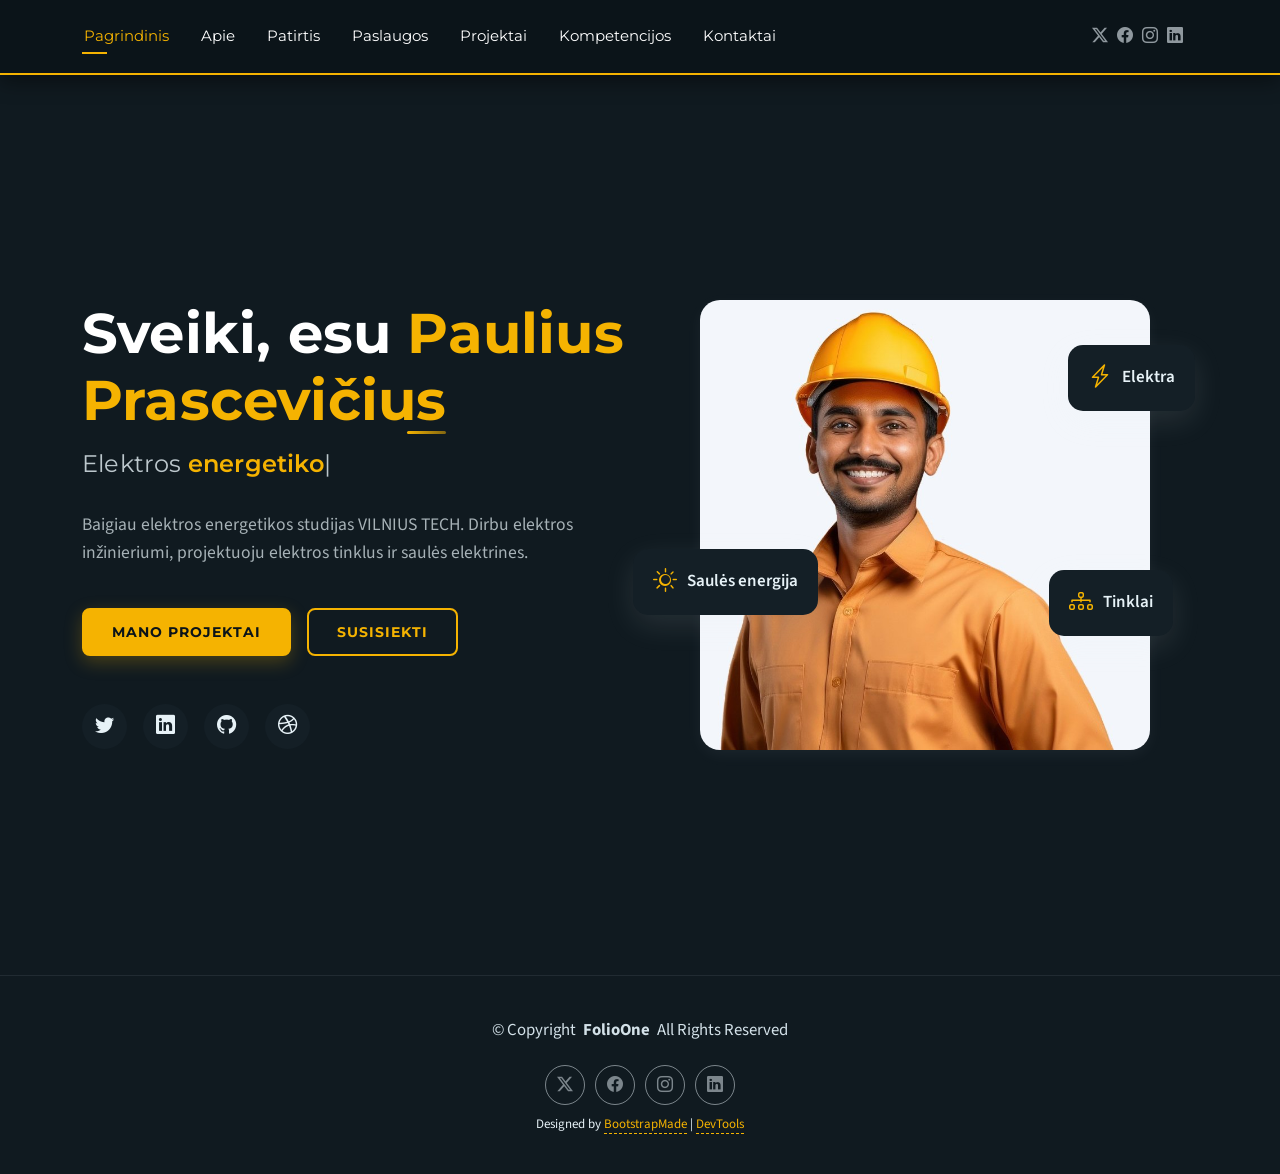
<file: index.html>
<!DOCTYPE html>
<html lang="lt">

<head>
  <meta charset="UTF-8">
  <meta content="width=device-width, initial-scale=1.0" name="viewport">
  <title>Mano CV</title>
  <meta name="author" content="Paulius Prascevičius">
  <meta name="description" content="Paulius Prascevičius CV puslapis">
  <meta name="keywords" content="">

  <!-- Favicons -->
  <link href="assets/img/favicon.png?v=2" rel="icon">
  <link href="assets/img/apple-touch-icon.png?v=2" rel="apple-touch-icon">

  <!-- Fonts -->
  <link href="https://fonts.googleapis.com" rel="preconnect">
  <link href="https://fonts.gstatic.com" rel="preconnect" crossorigin>
  <link href="https://fonts.googleapis.com/css2?family=Roboto:ital,wght@0,100;0,300;0,400;0,500;0,700;0,900;1,100;1,300;1,400;1,500;1,700;1,900&family=Poppins:ital,wght@0,100;0,200;0,300;0,400;0,500;0,600;0,700;0,800;0,900;1,100;1,200;1,300;1,400;1,500;1,600;1,700;1,800;1,900&family=Raleway:ital,wght@0,100;0,200;0,300;0,400;0,500;0,600;0,700;0,800;0,900;1,100;1,200;1,300;1,400;1,500;1,600;1,700;1,800;1,900&display=swap" rel="stylesheet">

  <!-- Vendor CSS Files -->
  <link href="assets/vendor/bootstrap/css/bootstrap.min.css" rel="stylesheet">
  <link href="assets/vendor/bootstrap-icons/bootstrap-icons.css" rel="stylesheet">
  <link href="assets/vendor/aos/aos.css" rel="stylesheet">
  <link href="assets/vendor/swiper/swiper-bundle.min.css" rel="stylesheet">
  <link href="assets/vendor/glightbox/css/glightbox.min.css" rel="stylesheet">

  <!-- Main CSS File -->
  <link href="assets/css/main.css" rel="stylesheet">
  <link href="assets/css/custom.css" rel="stylesheet">

  <!-- =======================================================
  * Template Name: FolioOne
  * Template URL: https://bootstrapmade.com/folioone-bootstrap-portfolio-website-template/
  * Updated: Aug 23 2025 with Bootstrap v5.3.7
  * Author: BootstrapMade.com
  * License: https://bootstrapmade.com/license/
  ======================================================== -->
</head>

<body class="index-page">

  <header id="header" class="header d-flex align-items-center light-background sticky-top">
    <div class="container position-relative d-flex align-items-center justify-content-between">

      <!-- <a href="index.html" class="logo d-flex align-items-center me-auto me-xl-0">
      <img src="assets/img/logo.webp" alt="Svetainės logotipas">
      <h1 class="sitename">FolioOne</h1> 
    </a> -->

      <nav id="navmenu" class="navmenu">
        <ul>
          <li><a href="index.html" class="active">Pagrindinis</a></li>
          <li><a href="about.html">Apie</a></li>
          <li><a href="resume.html">Patirtis</a></li>
          <li><a href="services.html">Paslaugos</a></li>
          <li><a href="portfolio.html">Projektai</a></li>
          <li><a href="kompetencijos.html">Kompetencijos</a></li>
          <li><a href="contact.html">Kontaktai</a></li>
        </ul>
        <i class="mobile-nav-toggle d-xl-none bi bi-list"></i>
      </nav>

      <div class="header-social-links">
        <a href="#" class="twitter"><i class="bi bi-twitter-x"></i></a>
        <a href="#" class="facebook"><i class="bi bi-facebook"></i></a>
        <a href="#" class="instagram"><i class="bi bi-instagram"></i></a>
        <a href="#" class="linkedin"><i class="bi bi-linkedin"></i></a>
      </div>

    </div>
  </header>

  <main class="main">

    <!-- Hero Section -->
    <section id="hero" class="hero section">

      <div class="container" data-aos="fade-up" data-aos-delay="100">

        <div class="row gy-4 align-items-center">
          <div class="col-lg-6 order-2 order-lg-1">
            <div class="hero-content">
              <h1 data-aos="fade-up" data-aos-delay="200">Sveiki, esu <span class="highlight">Paulius Prascevičius</span></h1>
              <h2 data-aos="fade-up" data-aos-delay="300">Elektros <span class="typed" data-typed-items="energetikos inžinierius, sistemų projektuotojas"></span></h2>
              <p data-aos="fade-up" data-aos-delay="400">Baigiau elektros energetikos studijas VILNIUS TECH. Dirbu elektros inžinieriumi, projektuoju elektros tinklus ir saulės elektrines.</p>
              <div class="hero-actions" data-aos="fade-up" data-aos-delay="500">
                <a href="portfolio.html" class="btn btn-primary">Mano projektai</a>
                <a href="contact.html" class="btn btn-outline">Susisiekti</a>
              </div>
              <div class="social-links" data-aos="fade-up" data-aos-delay="600">
                <a href="#"><i class="bi bi-twitter"></i></a>
                <a href="#"><i class="bi bi-linkedin"></i></a>
                <a href="#"><i class="bi bi-github"></i></a>
                <a href="#"><i class="bi bi-dribbble"></i></a>
              </div>
            </div>
          </div>
          <div class="col-lg-6 order-1 order-lg-2">
            <div class="hero-image" data-aos="zoom-in" data-aos-delay="300">
              <div class="image-wrapper">
                <img src="assets/img/profilio-nuotrauka.jpg" alt="Paulius Prascevičius – elektros energetikos inžinierius su apsauginiu šalmu" width="800" height="800" class="img-fluid">
                <div class="floating-elements">
                  <div class="floating-card design" data-aos="fade-left" data-aos-delay="700">
                    <i class="bi bi-lightning-charge"></i>
                    <span>Elektra</span>
                  </div>
                  <div class="floating-card code" data-aos="fade-right" data-aos-delay="800">
                    <i class="bi bi-sun"></i>
                    <span>Saulės energija</span>
                  </div>
                  <div class="floating-card creativity" data-aos="fade-up" data-aos-delay="900">
                    <i class="bi bi-diagram-3"></i>
                    <span>Tinklai</span>
                  </div>
                </div>
              </div>
            </div>
          </div>
        </div>

      </div>

    </section><!-- /Hero Section -->

  </main>

  <footer id="footer" class="footer">

    <div class="container">
      <div class="copyright text-center ">
        <p>© <span>Copyright</span> <strong class="px-1 sitename">FolioOne</strong> <span>All Rights Reserved<br></span></p>
      </div>
      <div class="social-links d-flex justify-content-center">
        <a href=""><i class="bi bi-twitter-x"></i></a>
        <a href=""><i class="bi bi-facebook"></i></a>
        <a href=""><i class="bi bi-instagram"></i></a>
        <a href=""><i class="bi bi-linkedin"></i></a>
      </div>
      <div class="credits">
        <!-- All the links in the footer should remain intact. -->
        <!-- You can delete the links only if you've purchased the pro version. -->
        <!-- Licensing information: https://bootstrapmade.com/license/ -->
        <!-- Purchase the pro version with working PHP/AJAX contact form: [buy-url] -->
        Designed by <a href="https://bootstrapmade.com/">BootstrapMade</a> | <a href="https://bootstrapmade.com/tools/">DevTools</a>
      </div>
    </div>

  </footer>

  <!-- Scroll Top -->
  <a href="#" id="scroll-top" class="scroll-top d-flex align-items-center justify-content-center"><i class="bi bi-arrow-up-short"></i></a>

  <!-- Preloader -->
  <div id="preloader"></div>

  <!-- Vendor JS Files -->
  <script src="assets/vendor/bootstrap/js/bootstrap.bundle.min.js"></script>
  <script src="assets/vendor/php-email-form/validate.js"></script>
  <script src="assets/vendor/aos/aos.js"></script>
  <script src="assets/vendor/typed.js/typed.umd.js"></script>
  <script src="assets/vendor/waypoints/noframework.waypoints.js"></script>
  <script src="assets/vendor/purecounter/purecounter_vanilla.js"></script>
  <script src="assets/vendor/swiper/swiper-bundle.min.js"></script>
  <script src="assets/vendor/imagesloaded/imagesloaded.pkgd.min.js"></script>
  <script src="assets/vendor/isotope-layout/isotope.pkgd.min.js"></script>
  <script src="assets/vendor/glightbox/js/glightbox.min.js"></script>

  <!-- Main JS File -->
  <script src="assets/js/main.js"></script>

</body>

</html>
</file>
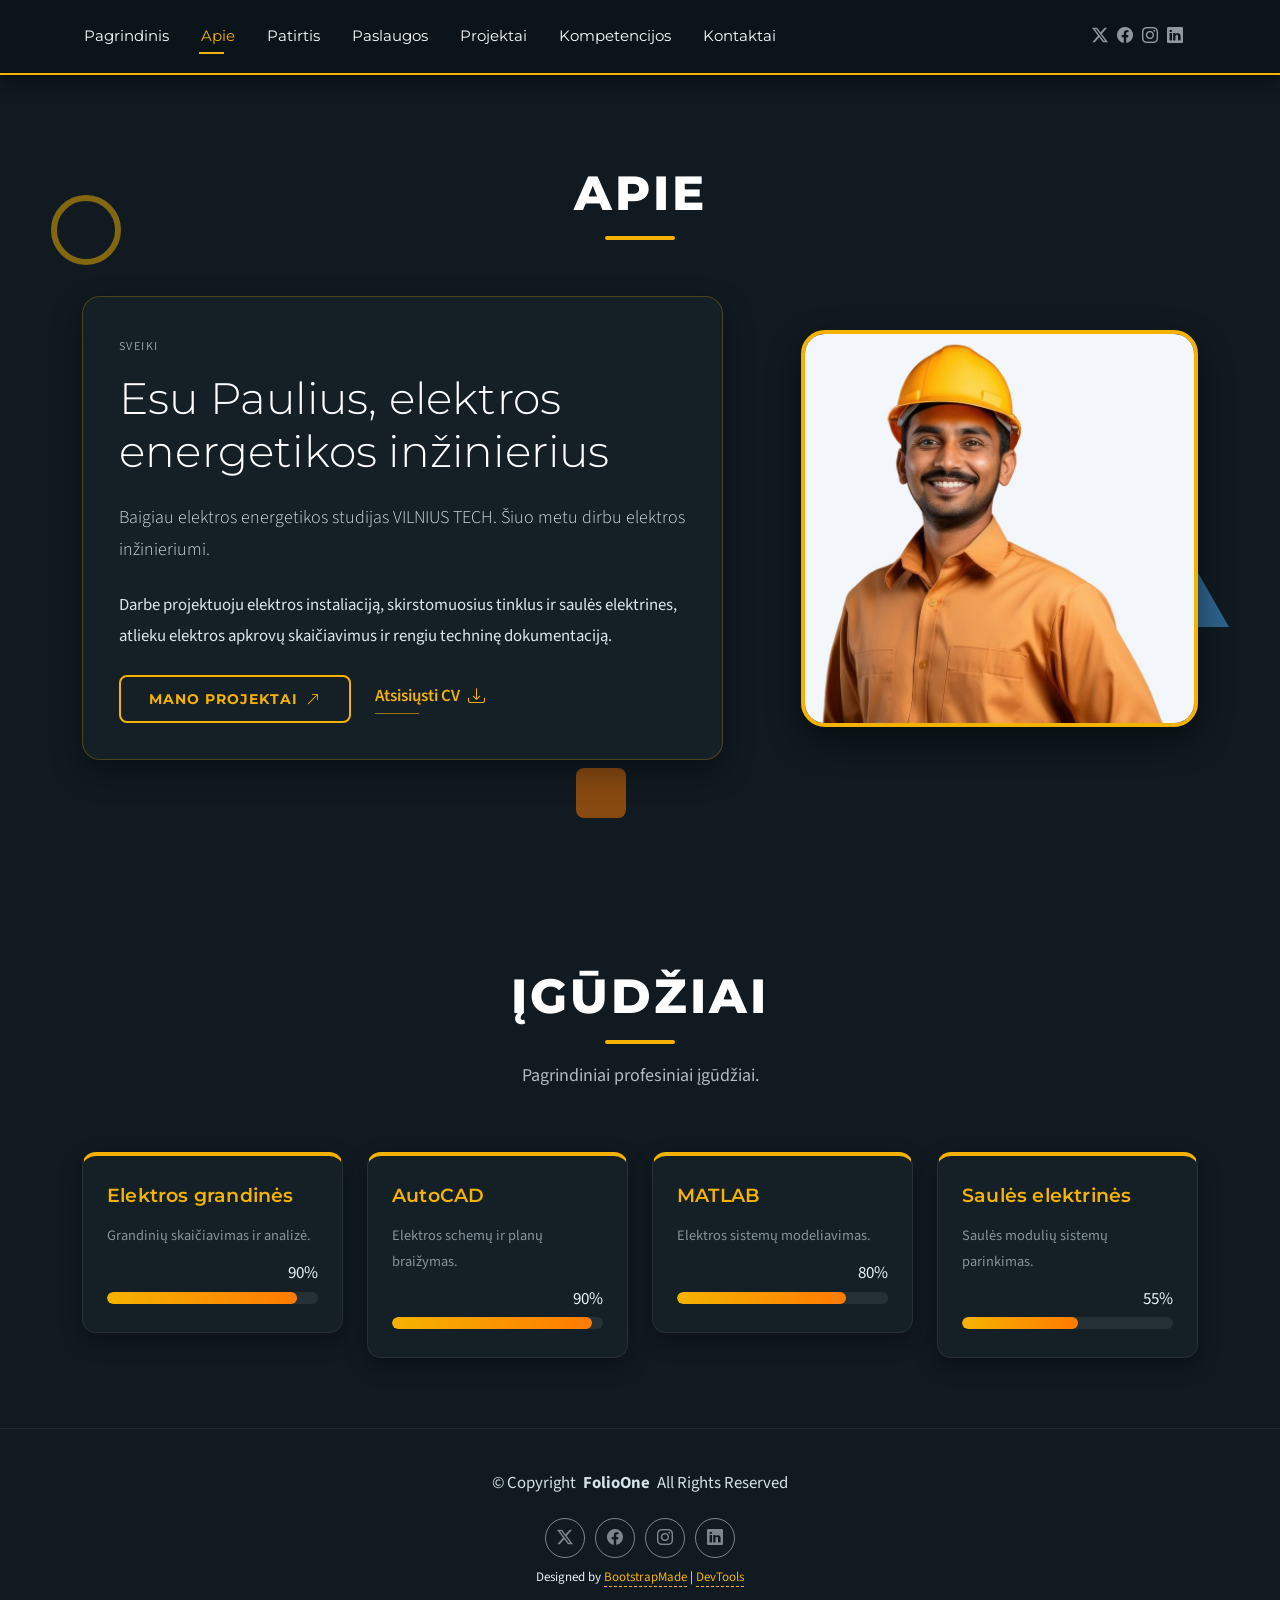
<file: about.html>
<!DOCTYPE html>
<html lang="en">

<head>
  <meta charset="utf-8">
  <meta content="width=device-width, initial-scale=1.0" name="viewport">
  <title>About - FolioOne Bootstrap Template</title>
  <meta name="description" content="">
  <meta name="keywords" content="">

  <!-- Favicons -->
  <link href="assets/img/favicon.png?v=2" rel="icon">
  <link href="assets/img/apple-touch-icon.png?v=2" rel="apple-touch-icon">

  <!-- Fonts -->
  <link href="https://fonts.googleapis.com" rel="preconnect">
  <link href="https://fonts.gstatic.com" rel="preconnect" crossorigin>
  <link href="https://fonts.googleapis.com/css2?family=Roboto:ital,wght@0,100;0,300;0,400;0,500;0,700;0,900;1,100;1,300;1,400;1,500;1,700;1,900&family=Poppins:ital,wght@0,100;0,200;0,300;0,400;0,500;0,600;0,700;0,800;0,900;1,100;1,200;1,300;1,400;1,500;1,600;1,700;1,800;1,900&family=Raleway:ital,wght@0,100;0,200;0,300;0,400;0,500;0,600;0,700;0,800;0,900;1,100;1,200;1,300;1,400;1,500;1,600;1,700;1,800;1,900&display=swap" rel="stylesheet">

  <!-- Vendor CSS Files -->
  <link href="assets/vendor/bootstrap/css/bootstrap.min.css" rel="stylesheet">
  <link href="assets/vendor/bootstrap-icons/bootstrap-icons.css" rel="stylesheet">
  <link href="assets/vendor/aos/aos.css" rel="stylesheet">
  <link href="assets/vendor/swiper/swiper-bundle.min.css" rel="stylesheet">
  <link href="assets/vendor/glightbox/css/glightbox.min.css" rel="stylesheet">

  <!-- Main CSS File -->
  <link href="assets/css/main.css" rel="stylesheet">
  <link href="assets/css/custom.css" rel="stylesheet">

  <!-- =======================================================
  * Template Name: FolioOne
  * Template URL: https://bootstrapmade.com/folioone-bootstrap-portfolio-website-template/
  * Updated: Aug 23 2025 with Bootstrap v5.3.7
  * Author: BootstrapMade.com
  * License: https://bootstrapmade.com/license/
  ======================================================== -->
</head>

<body class="about-page">

  <header id="header" class="header d-flex align-items-center light-background sticky-top">
    <div class="container position-relative d-flex align-items-center justify-content-between">

      <!-- <a href="index.html" class="logo d-flex align-items-center me-auto me-xl-0">
      <img src="assets/img/logo.webp" alt="Svetainės logotipas">
      <h1 class="sitename">FolioOne</h1> 
    </a> -->

      <nav id="navmenu" class="navmenu">
        <ul>
          <li><a href="index.html">Pagrindinis</a></li>
          <li><a href="about.html" class="active">Apie</a></li>
          <li><a href="resume.html">Patirtis</a></li>
          <li><a href="services.html">Paslaugos</a></li>
          <li><a href="portfolio.html">Projektai</a></li>
          <li><a href="kompetencijos.html">Kompetencijos</a></li>
          <li><a href="contact.html">Kontaktai</a></li>
        </ul>
        <i class="mobile-nav-toggle d-xl-none bi bi-list"></i>
      </nav>

      <div class="header-social-links">
        <a href="#" class="twitter"><i class="bi bi-twitter-x"></i></a>
        <a href="#" class="facebook"><i class="bi bi-facebook"></i></a>
        <a href="#" class="instagram"><i class="bi bi-instagram"></i></a>
        <a href="#" class="linkedin"><i class="bi bi-linkedin"></i></a>
      </div>

    </div>
  </header>

  <main class="main">

    <!-- About Section -->
    <section id="about" class="about section">

      <!-- CSS figūros -->
      <div class="about-shapes">
        <span class="shape circle"></span>
        <span class="shape triangle"></span>
        <span class="shape square"></span>
      </div>

      <!-- Section Title -->
      <div class="container section-title" data-aos="fade-up">
        <h2>Apie</h2>
      </div><!-- End Section Title -->

      <div class="container" data-aos="fade-up" data-aos-delay="100">

        <!-- Intro + Photo -->
        <div class="row align-items-center justify-content-between gy-5 mb-5">
          <div class="col-lg-7" data-aos="fade-right" data-aos-delay="150">
            <div class="intro-content">
              <span class="eyebrow">Sveiki</span>
              <h2 class="headline">Esu Paulius, elektros energetikos inžinierius</h2>
              <p class="lead">
                Baigiau elektros energetikos studijas VILNIUS TECH. Šiuo metu dirbu elektros inžinieriumi.
              </p>
              <p>
                Darbe projektuoju elektros instaliaciją, skirstomuosius tinklus ir saulės elektrines, atlieku elektros apkrovų skaičiavimus ir rengiu techninę dokumentaciją.
              </p>

              <div class="cta-group">
                <a href="portfolio.html" class="btn-ghost">
                  Mano projektai <i class="bi bi-arrow-up-right"></i>
                </a>
                <a href="#" class="link-underline">
                  Atsisiųsti CV <i class="bi bi-download"></i>
                </a>
              </div>
            </div>
          </div>

          <div class="col-lg-5" data-aos="zoom-in" data-aos-delay="250">
            <figure class="profile-figure text-center text-lg-end">
              <img src="assets/img/profilio-nuotrauka.jpg" alt="Paulius Prascevičius – elektros energetikos inžinierius su apsauginiu šalmu" width="800" height="800" class="img-fluid profile-photo">
            </figure>
          </div>
        </div>
        <!-- End Intro + Photo -->
      </div>
    </section><!-- /About Section -->

    <!-- Skills Section -->
    <section id="skills" class="skills section">

      <!-- Section Title -->
      <div class="container section-title" data-aos="fade-up">
        <h2>Įgūdžiai</h2>
        <p>Pagrindiniai profesiniai įgūdžiai.</p>
      </div><!-- End Section Title -->

      <div class="container" data-aos="fade-up" data-aos-delay="100">

        <div class="row g-4 skills-animation">

          <div class="col-md-6 col-lg-3" data-aos="fade-up" data-aos-delay="100">
            <div class="skill-box">
              <h3>Elektros grandinės</h3>
              <p>Grandinių skaičiavimas ir analizė.</p>
              <span class="text-end d-block">90%</span>
              <div class="progress">
                <div class="progress-bar" role="progressbar" aria-valuenow="90" aria-valuemin="0" aria-valuemax="100"></div>
              </div>
            </div>
          </div>

          <div class="col-md-6 col-lg-3" data-aos="fade-up" data-aos-delay="200">
            <div class="skill-box">
              <h3>AutoCAD</h3>
              <p>Elektros schemų ir planų braižymas.</p>
              <span class="text-end d-block">90%</span>
              <div class="progress">
                <div class="progress-bar" role="progressbar" aria-valuenow="95" aria-valuemin="0" aria-valuemax="100"></div>
              </div>
            </div>
          </div>

          <div class="col-md-6 col-lg-3" data-aos="fade-up" data-aos-delay="300">
            <div class="skill-box">
              <h3>MATLAB</h3>
              <p>Elektros sistemų modeliavimas.</p>
              <span class="text-end d-block">80%</span>
              <div class="progress">
                <div class="progress-bar" role="progressbar" aria-valuenow="80" aria-valuemin="0" aria-valuemax="100"></div>
              </div>
            </div>
          </div>

          <div class="col-md-6 col-lg-3" data-aos="fade-up" data-aos-delay="400">
            <div class="skill-box">
              <h3>Saulės elektrinės</h3>
              <p>Saulės modulių sistemų parinkimas.</p>
              <span class="text-end d-block">55%</span>
              <div class="progress">
                <div class="progress-bar" role="progressbar" aria-valuenow="55" aria-valuemin="0" aria-valuemax="100">
                </div>
              </div>
            </div>
          </div>

        </div>

      </div>

    </section><!-- /Skills Section -->
  </main>

  <footer id="footer" class="footer">

    <div class="container">
      <div class="copyright text-center ">
        <p>© <span>Copyright</span> <strong class="px-1 sitename">FolioOne</strong> <span>All Rights Reserved<br></span></p>
      </div>
      <div class="social-links d-flex justify-content-center">
        <a href=""><i class="bi bi-twitter-x"></i></a>
        <a href=""><i class="bi bi-facebook"></i></a>
        <a href=""><i class="bi bi-instagram"></i></a>
        <a href=""><i class="bi bi-linkedin"></i></a>
      </div>
      <div class="credits">
        <!-- All the links in the footer should remain intact. -->
        <!-- You can delete the links only if you've purchased the pro version. -->
        <!-- Licensing information: https://bootstrapmade.com/license/ -->
        <!-- Purchase the pro version with working PHP/AJAX contact form: [buy-url] -->
        Designed by <a href="https://bootstrapmade.com/">BootstrapMade</a> | <a href="https://bootstrapmade.com/tools/">DevTools</a>
      </div>
    </div>

  </footer>

  <!-- Scroll Top -->
  <a href="#" id="scroll-top" class="scroll-top d-flex align-items-center justify-content-center"><i class="bi bi-arrow-up-short"></i></a>

  <!-- Preloader -->
  <div id="preloader"></div>

  <!-- Vendor JS Files -->
  <script src="assets/vendor/bootstrap/js/bootstrap.bundle.min.js"></script>
  <script src="assets/vendor/php-email-form/validate.js"></script>
  <script src="assets/vendor/aos/aos.js"></script>
  <script src="assets/vendor/typed.js/typed.umd.js"></script>
  <script src="assets/vendor/waypoints/noframework.waypoints.js"></script>
  <script src="assets/vendor/purecounter/purecounter_vanilla.js"></script>
  <script src="assets/vendor/swiper/swiper-bundle.min.js"></script>
  <script src="assets/vendor/imagesloaded/imagesloaded.pkgd.min.js"></script>
  <script src="assets/vendor/isotope-layout/isotope.pkgd.min.js"></script>
  <script src="assets/vendor/glightbox/js/glightbox.min.js"></script>

  <!-- Main JS File -->
  <script src="assets/js/main.js"></script>

</body>

</html>
</file>
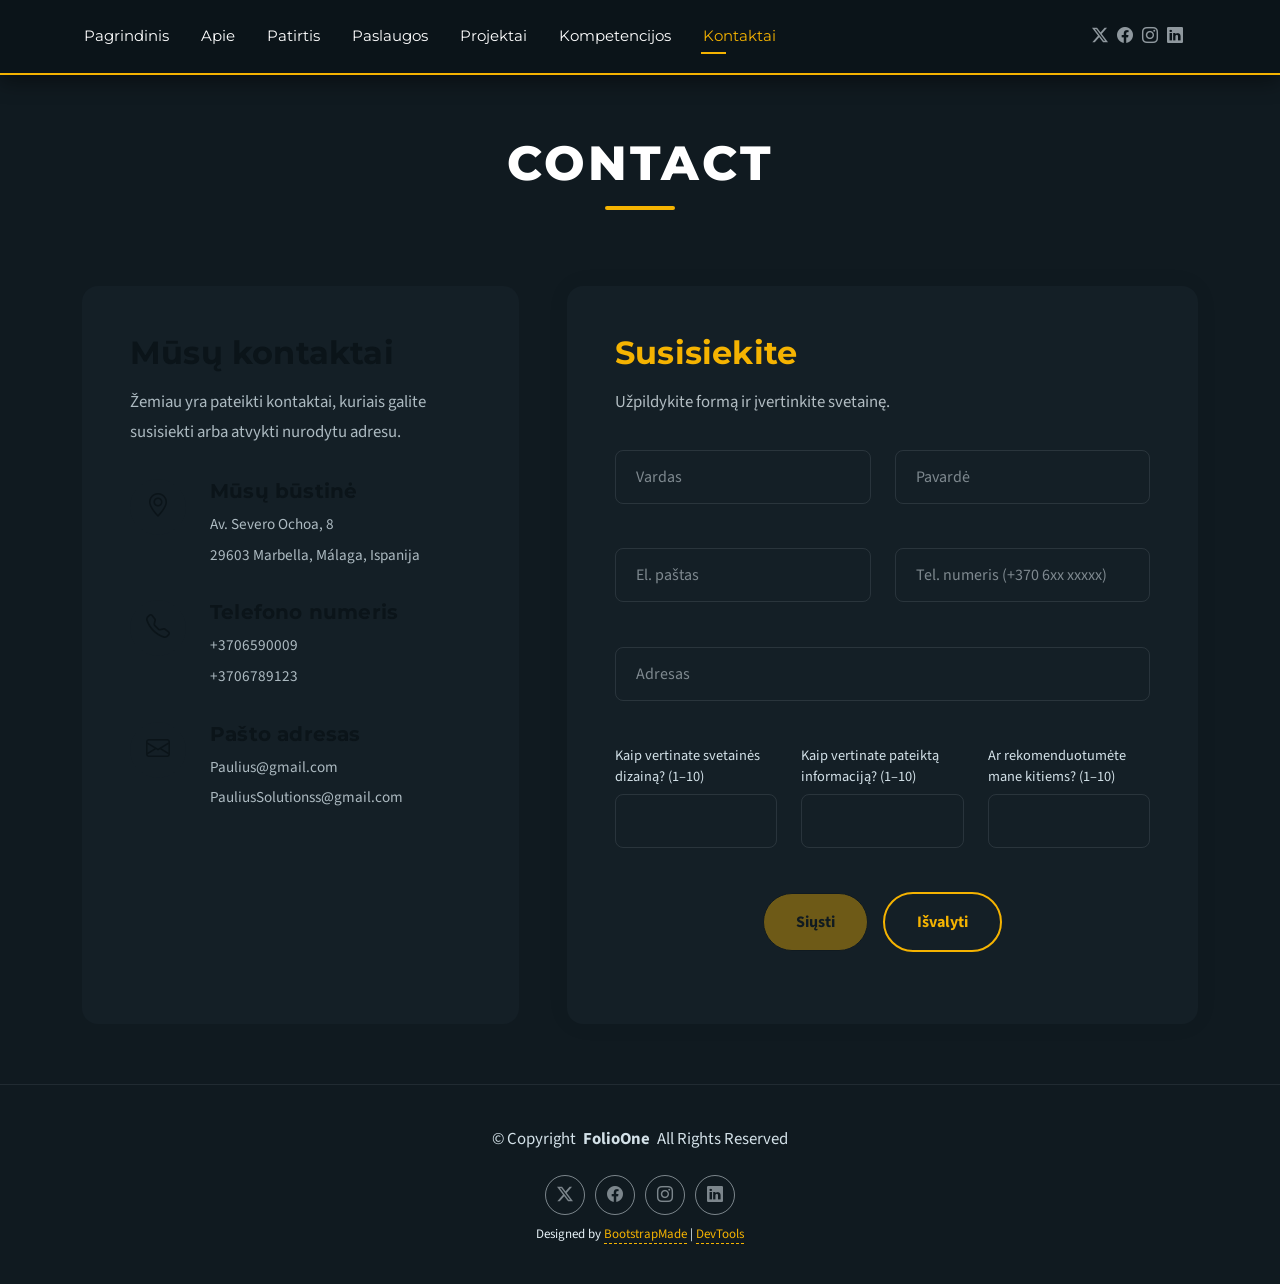
<file: contact.html>
<!DOCTYPE html>
<html lang="en">

<head>
  <meta charset="utf-8">
  <meta content="width=device-width, initial-scale=1.0" name="viewport">
  <title>Contact - FolioOne Bootstrap Template</title>
  <meta name="description" content="">
  <meta name="keywords" content="">

  <!-- Favicons -->
  <link href="assets/img/favicon.png?v=2" rel="icon">
  <link href="assets/img/apple-touch-icon.png?v=2" rel="apple-touch-icon">

  <!-- Fonts -->
  <link href="https://fonts.googleapis.com" rel="preconnect">
  <link href="https://fonts.gstatic.com" rel="preconnect" crossorigin>
  <link href="https://fonts.googleapis.com/css2?family=Roboto:ital,wght@0,100;0,300;0,400;0,500;0,700;0,900;1,100;1,300;1,400;1,500;1,700;1,900&family=Poppins:ital,wght@0,100;0,200;0,300;0,400;0,500;0,600;0,700;0,800;0,900;1,100;1,200;1,300;1,400;1,500;1,600;1,700;1,800;1,900&family=Raleway:ital,wght@0,100;0,200;0,300;0,400;0,500;0,600;0,700;0,800;0,900;1,100;1,200;1,300;1,400;1,500;1,600;1,700;1,800;1,900&display=swap" rel="stylesheet">

  <!-- Vendor CSS Files -->
  <link href="assets/vendor/bootstrap/css/bootstrap.min.css" rel="stylesheet">
  <link href="assets/vendor/bootstrap-icons/bootstrap-icons.css" rel="stylesheet">
  <link href="assets/vendor/aos/aos.css" rel="stylesheet">
  <link href="assets/vendor/swiper/swiper-bundle.min.css" rel="stylesheet">
  <link href="assets/vendor/glightbox/css/glightbox.min.css" rel="stylesheet">

  <!-- Main CSS File -->
  <link href="assets/css/main.css" rel="stylesheet">
  <link href="assets/css/custom.css" rel="stylesheet">

  <!-- =======================================================
  * Template Name: FolioOne
  * Template URL: https://bootstrapmade.com/folioone-bootstrap-portfolio-website-template/
  * Updated: Aug 23 2025 with Bootstrap v5.3.7
  * Author: BootstrapMade.com
  * License: https://bootstrapmade.com/license/
  ======================================================== -->
</head>

<body class="contact-page">

  <header id="header" class="header d-flex align-items-center light-background sticky-top">
    <div class="container position-relative d-flex align-items-center justify-content-between">

      <!-- <a href="index.html" class="logo d-flex align-items-center me-auto me-xl-0">
      <img src="assets/img/logo.webp" alt="Svetainės logotipas">
      <h1 class="sitename">FolioOne</h1> 
    </a> -->

      <nav id="navmenu" class="navmenu">
        <ul>
          <li><a href="index.html">Pagrindinis</a></li>
          <li><a href="about.html">Apie</a></li>
          <li><a href="resume.html">Patirtis</a></li>
          <li><a href="services.html">Paslaugos</a></li>
          <li><a href="portfolio.html">Projektai</a></li>
          <li><a href="kompetencijos.html">Kompetencijos</a></li>
          <li><a href="contact.html" class="active">Kontaktai</a></li>
        </ul>
        <i class="mobile-nav-toggle d-xl-none bi bi-list"></i>
      </nav>

      <div class="header-social-links">
        <a href="#" class="twitter"><i class="bi bi-twitter-x"></i></a>
        <a href="#" class="facebook"><i class="bi bi-facebook"></i></a>
        <a href="#" class="instagram"><i class="bi bi-instagram"></i></a>
        <a href="#" class="linkedin"><i class="bi bi-linkedin"></i></a>
      </div>

    </div>
  </header>

  <main class="main">

    <!-- Contact Section -->
    <section id="contact" class="contact section">

      <!-- Section Title -->
      <div class="container section-title" data-aos="fade-up">
        <h2>Contact</h2>
      </div><!-- End Section Title -->

      <div class="container" data-aos="fade-up" data-aos-delay="100">

        <div class="row g-4 g-lg-5">
          <div class="col-lg-5">
            <div class="info-box" data-aos="fade-up" data-aos-delay="200">
              <h3>Mūsų kontaktai</h3>
              <p>Žemiau yra pateikti kontaktai, kuriais galite susisiekti arba atvykti nurodytu adresu.</p>

              <div class="info-item" data-aos="fade-up" data-aos-delay="300">
                <div class="icon-box">
                  <i class="bi bi-geo-alt"></i>
                </div>
                <div class="content">
                  <h4>Mūsų būstinė</h4>
                  <p>Av. Severo Ochoa, 8</p>
                  <p>29603 Marbella, Málaga, Ispanija</p>
                </div>
              </div>

              <div class="info-item" data-aos="fade-up" data-aos-delay="400">
                <div class="icon-box">
                  <i class="bi bi-telephone"></i>
                </div>
                <div class="content">
                  <h4>Telefono numeris</h4>
                  <p>+3706590009</p>
                  <p>+3706789123</p>
                </div>
              </div>

              <div class="info-item" data-aos="fade-up" data-aos-delay="500">
                <div class="icon-box">
                  <i class="bi bi-envelope"></i>
                </div>
                <div class="content">
                  <h4>Pašto adresas</h4>
                  <p>Paulius@gmail.com</p>
                  <p>PauliusSolutionss@gmail.com</p>
                </div>
              </div>
            </div>
          </div>

          <div class="col-lg-7">
            <div class="contact-form" data-aos="fade-up" data-aos-delay="300">
              <h3>Susisiekite</h3>
              <p>Užpildykite formą ir įvertinkite svetainę.</p>

              <form id="kontaktu-forma" novalidate data-aos="fade-up" data-aos-delay="200">
                <div class="row gy-4">

                  <div class="col-md-6">
                    <input type="text" name="vardas" class="form-control" placeholder="Vardas" required>
                    <div class="klaida-tekstas"></div>
                  </div>

                  <div class="col-md-6">
                    <input type="text" name="pavarde" class="form-control" placeholder="Pavardė" required>
                    <div class="klaida-tekstas"></div>
                  </div>

                  <div class="col-md-6">
                    <input type="email" name="email" class="form-control" placeholder="El. paštas" required>
                    <div class="klaida-tekstas"></div>
                  </div>

                  <div class="col-md-6">
                    <input type="tel" name="telefonas" class="form-control" placeholder="Tel. numeris (+370 6xx xxxxx)" maxlength="14" required>
                    <div class="klaida-tekstas"></div>
                  </div>

                  <div class="col-12">
                    <input type="text" name="adresas" class="form-control" placeholder="Adresas" required>
                    <div class="klaida-tekstas"></div>
                  </div>

                  <div class="col-md-4">
                    <label for="klausimas1">Kaip vertinate svetainės dizainą? (1–10)</label>
                    <input type="number" id="klausimas1" name="klausimas1" class="form-control vertinimas" min="1" max="10" required>
                    <div class="klaida-tekstas"></div>
                  </div>

                  <div class="col-md-4">
                    <label for="klausimas2">Kaip vertinate pateiktą informaciją? (1–10)</label>
                    <input type="number" id="klausimas2" name="klausimas2" class="form-control vertinimas" min="1" max="10" required>
                    <div class="klaida-tekstas"></div>
                  </div>

                  <div class="col-md-4">
                    <label for="klausimas3">Ar rekomenduotumėte mane kitiems? (1–10)</label>
                    <input type="number" id="klausimas3" name="klausimas3" class="form-control vertinimas" min="1" max="10" required>
                    <div class="klaida-tekstas"></div>
                  </div>

                  <div class="col-12 text-center">
                    <button type="submit" id="siusti-btn" class="btn" disabled>Siųsti</button>
                    <button type="button" id="isvalyti-btn" class="btn btn-isvalyti">Išvalyti</button>
                  </div>

                </div>
              </form>

              <div id="formos-rezultatas"></div>

            </div>
          </div>

        </div>

      </div>

    </section><!-- /Contact Section -->

  </main>

  <footer id="footer" class="footer">

    <div class="container">
      <div class="copyright text-center ">
        <p>© <span>Copyright</span> <strong class="px-1 sitename">FolioOne</strong> <span>All Rights Reserved<br></span></p>
      </div>
      <div class="social-links d-flex justify-content-center">
        <a href=""><i class="bi bi-twitter-x"></i></a>
        <a href=""><i class="bi bi-facebook"></i></a>
        <a href=""><i class="bi bi-instagram"></i></a>
        <a href=""><i class="bi bi-linkedin"></i></a>
      </div>
      <div class="credits">
        <!-- All the links in the footer should remain intact. -->
        <!-- You can delete the links only if you've purchased the pro version. -->
        <!-- Licensing information: https://bootstrapmade.com/license/ -->
        <!-- Purchase the pro version with working PHP/AJAX contact form: [buy-url] -->
        Designed by <a href="https://bootstrapmade.com/">BootstrapMade</a> | <a href="https://bootstrapmade.com/tools/">DevTools</a>
      </div>
    </div>

  </footer>

  <!-- Scroll Top -->
  <a href="#" id="scroll-top" class="scroll-top d-flex align-items-center justify-content-center"><i class="bi bi-arrow-up-short"></i></a>

  <!-- Preloader -->
  <div id="preloader"></div>

  <!-- Vendor JS Files -->
  <script src="assets/vendor/bootstrap/js/bootstrap.bundle.min.js"></script>
  <script src="assets/vendor/php-email-form/validate.js"></script>
  <script src="assets/vendor/aos/aos.js"></script>
  <script src="assets/vendor/typed.js/typed.umd.js"></script>
  <script src="assets/vendor/waypoints/noframework.waypoints.js"></script>
  <script src="assets/vendor/purecounter/purecounter_vanilla.js"></script>
  <script src="assets/vendor/swiper/swiper-bundle.min.js"></script>
  <script src="assets/vendor/imagesloaded/imagesloaded.pkgd.min.js"></script>
  <script src="assets/vendor/isotope-layout/isotope.pkgd.min.js"></script>
  <script src="assets/vendor/glightbox/js/glightbox.min.js"></script>

  <!-- Main JS File -->
  <script src="assets/js/main.js"></script>
  <script src="assets/js/custom.js"></script>

</body>

</html>
</file>
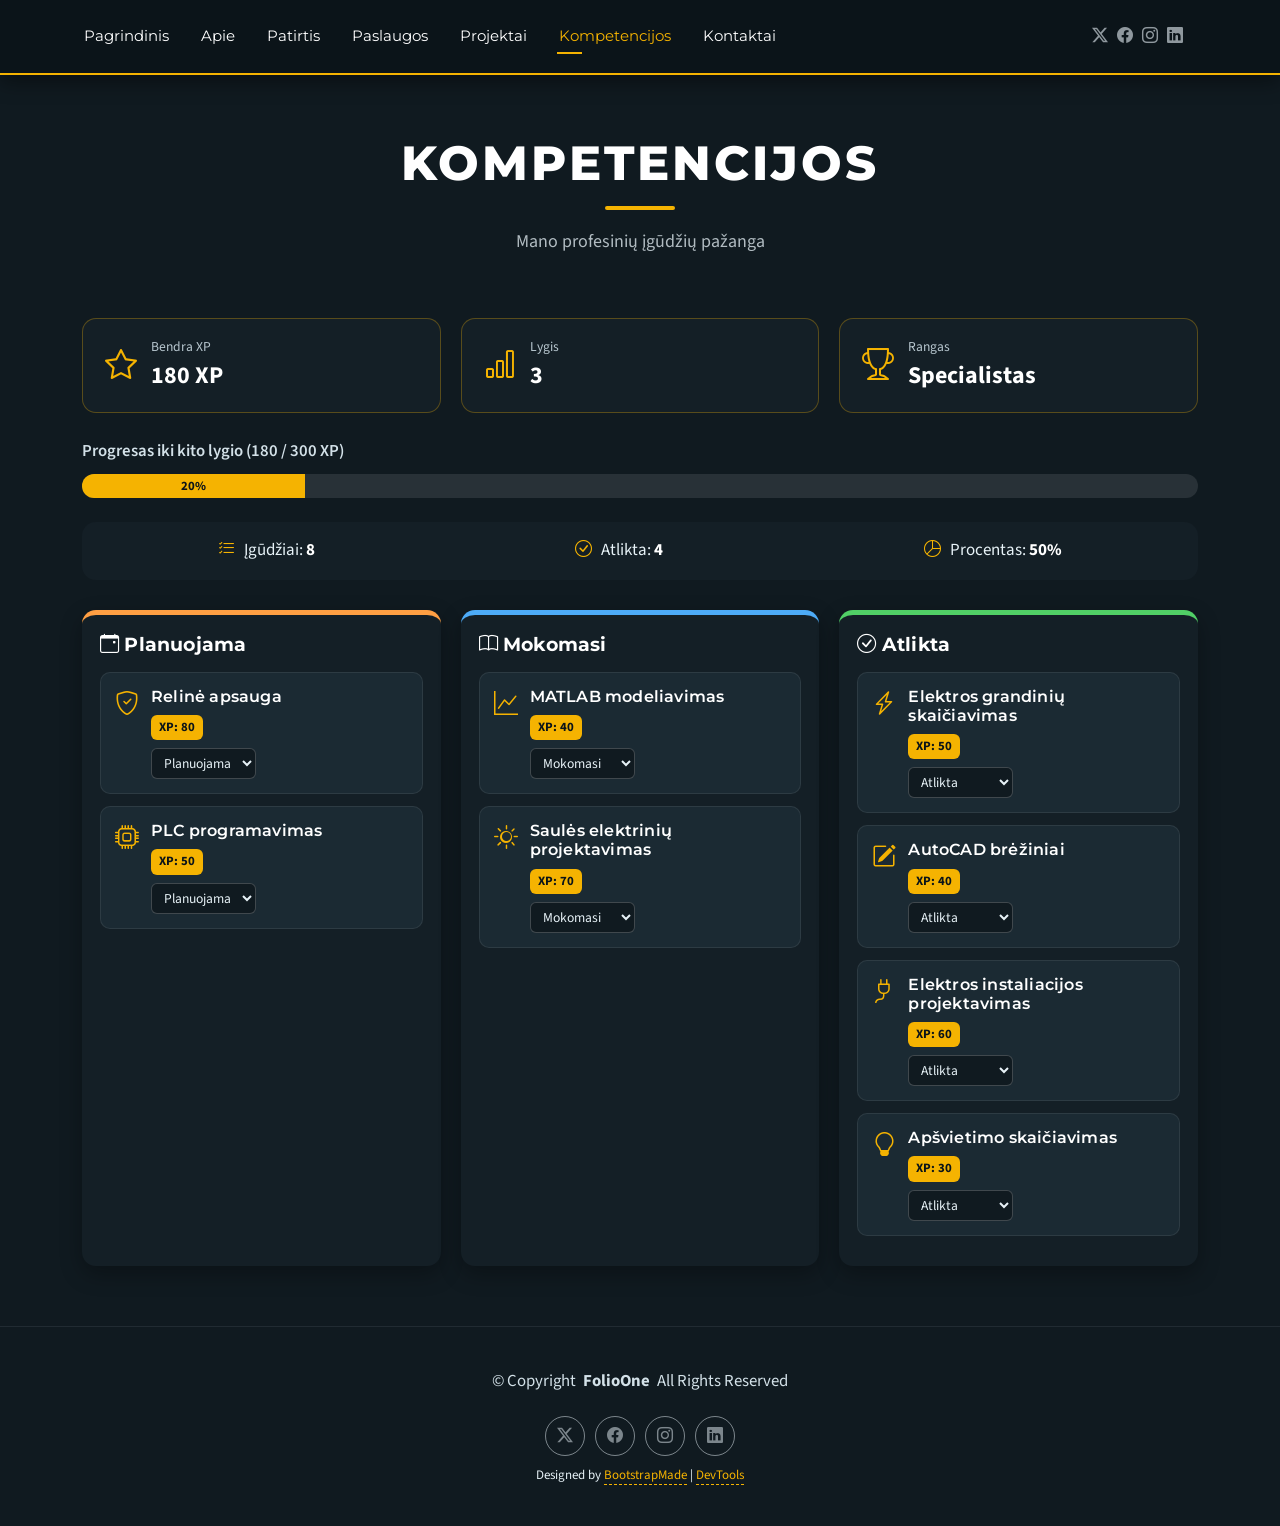
<file: kompetencijos.html>
<!DOCTYPE html>
<html lang="en">

<head>
  <meta charset="utf-8">
  <meta content="width=device-width, initial-scale=1.0" name="viewport">
  <title>Kompetencijos - Mano CV</title>
  <meta name="description" content="">
  <meta name="keywords" content="">

  <!-- Favicons -->
  <link href="assets/img/favicon.png?v=2" rel="icon">
  <link href="assets/img/apple-touch-icon.png?v=2" rel="apple-touch-icon">

  <!-- Fonts -->
  <link href="https://fonts.googleapis.com" rel="preconnect">
  <link href="https://fonts.gstatic.com" rel="preconnect" crossorigin>
  <link href="https://fonts.googleapis.com/css2?family=Roboto:ital,wght@0,100;0,300;0,400;0,500;0,700;0,900;1,100;1,300;1,400;1,500;1,700;1,900&family=Poppins:ital,wght@0,100;0,200;0,300;0,400;0,500;0,600;0,700;0,800;0,900;1,100;1,200;1,300;1,400;1,500;1,600;1,700;1,800;1,900&family=Raleway:ital,wght@0,100;0,200;0,300;0,400;0,500;0,600;0,700;0,800;0,900;1,100;1,200;1,300;1,400;1,500;1,600;1,700;1,800;1,900&display=swap" rel="stylesheet">

  <!-- Vendor CSS Files -->
  <link href="assets/vendor/bootstrap/css/bootstrap.min.css" rel="stylesheet">
  <link href="assets/vendor/bootstrap-icons/bootstrap-icons.css" rel="stylesheet">
  <link href="assets/vendor/aos/aos.css" rel="stylesheet">
  <link href="assets/vendor/swiper/swiper-bundle.min.css" rel="stylesheet">
  <link href="assets/vendor/glightbox/css/glightbox.min.css" rel="stylesheet">

  <!-- Main CSS File -->
  <link href="assets/css/main.css" rel="stylesheet">
  <link href="assets/css/custom.css" rel="stylesheet">

  <!-- =======================================================
  * Template Name: FolioOne
  * Template URL: https://bootstrapmade.com/folioone-bootstrap-portfolio-website-template/
  * Updated: Aug 23 2025 with Bootstrap v5.3.7
  * Author: BootstrapMade.com
  * License: https://bootstrapmade.com/license/
  ======================================================== -->
</head>

<body class="kompetencijos-page">

  <header id="header" class="header d-flex align-items-center light-background sticky-top">
    <div class="container position-relative d-flex align-items-center justify-content-between">

      <!-- <a href="index.html" class="logo d-flex align-items-center me-auto me-xl-0">
      <img src="assets/img/logo.webp" alt="Svetainės logotipas">
      <h1 class="sitename">FolioOne</h1> 
    </a> -->

      <nav id="navmenu" class="navmenu">
        <ul>
          <li><a href="index.html">Pagrindinis</a></li>
          <li><a href="about.html">Apie</a></li>
          <li><a href="resume.html">Patirtis</a></li>
          <li><a href="services.html">Paslaugos</a></li>
          <li><a href="portfolio.html">Projektai</a></li>
          <li><a href="kompetencijos.html" class="active">Kompetencijos</a></li>
          <li><a href="contact.html">Kontaktai</a></li>
        </ul>
        <i class="mobile-nav-toggle d-xl-none bi bi-list"></i>
      </nav>

      <div class="header-social-links">
        <a href="#" class="twitter"><i class="bi bi-twitter-x"></i></a>
        <a href="#" class="facebook"><i class="bi bi-facebook"></i></a>
        <a href="#" class="instagram"><i class="bi bi-instagram"></i></a>
        <a href="#" class="linkedin"><i class="bi bi-linkedin"></i></a>
      </div>

    </div>
  </header>

  <main class="main">

    <!-- Kompetencijų pažangos modulis -->
    <section id="kompetencijos" class="kompetencijos section">

      <div class="container section-title" data-aos="fade-up">
        <h2>Kompetencijos</h2>
        <p>Mano profesinių įgūdžių pažanga</p>
      </div>

      <div class="container" data-aos="fade-up" data-aos-delay="100">

        <!-- XP, lygis ir rangas -->
        <div class="xp-info">
          <div class="xp-box">
            <i class="bi bi-star"></i>
            <div><span>Bendra XP</span><strong id="xp-suma">0 XP</strong></div>
          </div>
          <div class="xp-box">
            <i class="bi bi-bar-chart"></i>
            <div><span>Lygis</span><strong id="xp-lygis">1</strong></div>
          </div>
          <div class="xp-box">
            <i class="bi bi-trophy"></i>
            <div><span>Rangas</span><strong id="xp-rangas">Pradedantysis</strong></div>
          </div>
        </div>

        <!-- Progreso juosta -->
        <div class="xp-progress">
          <p id="progreso-tekstas">Progresas iki kito lygio</p>
          <div class="xp-bar">
            <div class="xp-bar-fill" id="progreso-juosta" style="width: 0%;">0%</div>
          </div>
        </div>

        <!-- Statistika -->
        <div class="skill-stats">
          <div class="stat"><i class="bi bi-list-check"></i> Įgūdžiai: <strong id="stat-viso">0</strong></div>
          <div class="stat"><i class="bi bi-check-circle"></i> Atlikta: <strong id="stat-atlikta">0</strong></div>
          <div class="stat"><i class="bi bi-pie-chart"></i> Procentas: <strong id="stat-procentas">0%</strong></div>
        </div>

        <!-- Įgūdžių lenta (Kanban) -->
        <div class="kanban">

          <div class="kanban-column planuojama">
            <h3><i class="bi bi-calendar-event"></i> Planuojama</h3>
            <div class="kanban-list" id="sarasas-Planuojama"></div>
          </div>

          <div class="kanban-column mokomasi">
            <h3><i class="bi bi-book"></i> Mokomasi</h3>
            <div class="kanban-list" id="sarasas-Mokomasi"></div>
          </div>

          <div class="kanban-column atlikta">
            <h3><i class="bi bi-check-circle"></i> Atlikta</h3>
            <div class="kanban-list" id="sarasas-Atlikta"></div>
          </div>

        </div>

      </div>

    </section><!-- /Kompetencijų pažangos modulis -->

  </main>

  <footer id="footer" class="footer">

    <div class="container">
      <div class="copyright text-center ">
        <p>© <span>Copyright</span> <strong class="px-1 sitename">FolioOne</strong> <span>All Rights Reserved<br></span></p>
      </div>
      <div class="social-links d-flex justify-content-center">
        <a href=""><i class="bi bi-twitter-x"></i></a>
        <a href=""><i class="bi bi-facebook"></i></a>
        <a href=""><i class="bi bi-instagram"></i></a>
        <a href=""><i class="bi bi-linkedin"></i></a>
      </div>
      <div class="credits">
        <!-- All the links in the footer should remain intact. -->
        <!-- You can delete the links only if you've purchased the pro version. -->
        <!-- Licensing information: https://bootstrapmade.com/license/ -->
        <!-- Purchase the pro version with working PHP/AJAX contact form: [buy-url] -->
        Designed by <a href="https://bootstrapmade.com/">BootstrapMade</a> | <a href="https://bootstrapmade.com/tools/">DevTools</a>
      </div>
    </div>

  </footer>

  <!-- Scroll Top -->
  <a href="#" id="scroll-top" class="scroll-top d-flex align-items-center justify-content-center"><i class="bi bi-arrow-up-short"></i></a>

  <!-- Preloader -->
  <div id="preloader"></div>

  <!-- Vendor JS Files -->
  <script src="assets/vendor/bootstrap/js/bootstrap.bundle.min.js"></script>
  <script src="assets/vendor/php-email-form/validate.js"></script>
  <script src="assets/vendor/aos/aos.js"></script>
  <script src="assets/vendor/typed.js/typed.umd.js"></script>
  <script src="assets/vendor/waypoints/noframework.waypoints.js"></script>
  <script src="assets/vendor/purecounter/purecounter_vanilla.js"></script>
  <script src="assets/vendor/swiper/swiper-bundle.min.js"></script>
  <script src="assets/vendor/imagesloaded/imagesloaded.pkgd.min.js"></script>
  <script src="assets/vendor/isotope-layout/isotope.pkgd.min.js"></script>
  <script src="assets/vendor/glightbox/js/glightbox.min.js"></script>

  <!-- Main JS File -->
  <script src="assets/js/main.js"></script>
  <script src="assets/js/custom.js"></script>

</body>

</html>
</file>
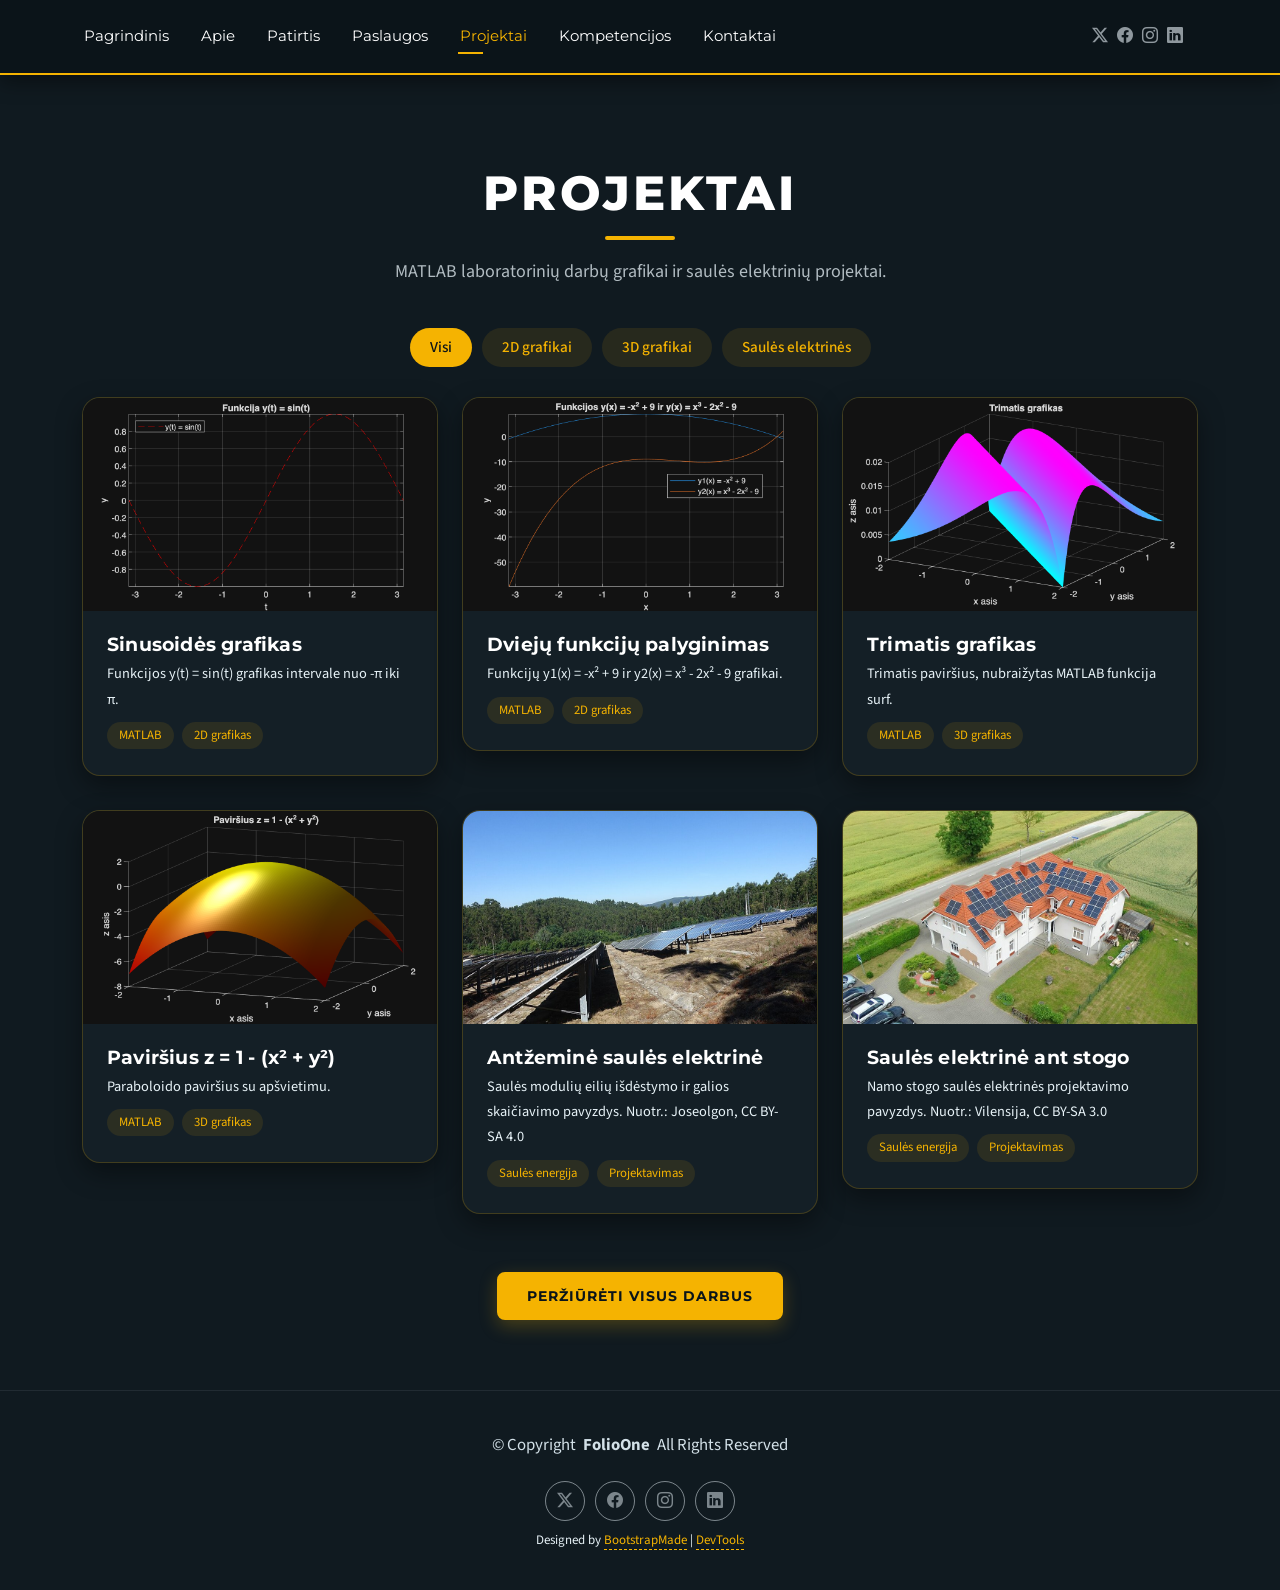
<file: portfolio.html>
<!DOCTYPE html>
<html lang="en">

<head>
  <meta charset="utf-8">
  <meta content="width=device-width, initial-scale=1.0" name="viewport">
  <title>Portfolio - FolioOne Bootstrap Template</title>
  <meta name="description" content="">
  <meta name="keywords" content="">

  <!-- Favicons -->
  <link href="assets/img/favicon.png?v=2" rel="icon">
  <link href="assets/img/apple-touch-icon.png?v=2" rel="apple-touch-icon">

  <!-- Fonts -->
  <link href="https://fonts.googleapis.com" rel="preconnect">
  <link href="https://fonts.gstatic.com" rel="preconnect" crossorigin>
  <link href="https://fonts.googleapis.com/css2?family=Roboto:ital,wght@0,100;0,300;0,400;0,500;0,700;0,900;1,100;1,300;1,400;1,500;1,700;1,900&family=Poppins:ital,wght@0,100;0,200;0,300;0,400;0,500;0,600;0,700;0,800;0,900;1,100;1,200;1,300;1,400;1,500;1,600;1,700;1,800;1,900&family=Raleway:ital,wght@0,100;0,200;0,300;0,400;0,500;0,600;0,700;0,800;0,900;1,100;1,200;1,300;1,400;1,500;1,600;1,700;1,800;1,900&display=swap" rel="stylesheet">

  <!-- Vendor CSS Files -->
  <link href="assets/vendor/bootstrap/css/bootstrap.min.css" rel="stylesheet">
  <link href="assets/vendor/bootstrap-icons/bootstrap-icons.css" rel="stylesheet">
  <link href="assets/vendor/aos/aos.css" rel="stylesheet">
  <link href="assets/vendor/swiper/swiper-bundle.min.css" rel="stylesheet">
  <link href="assets/vendor/glightbox/css/glightbox.min.css" rel="stylesheet">

  <!-- Main CSS File -->
  <link href="assets/css/main.css" rel="stylesheet">
  <link href="assets/css/custom.css" rel="stylesheet">

  <!-- =======================================================
  * Template Name: FolioOne
  * Template URL: https://bootstrapmade.com/folioone-bootstrap-portfolio-website-template/
  * Updated: Aug 23 2025 with Bootstrap v5.3.7
  * Author: BootstrapMade.com
  * License: https://bootstrapmade.com/license/
  ======================================================== -->
</head>

<body class="portfolio-page">

  <header id="header" class="header d-flex align-items-center light-background sticky-top">
    <div class="container position-relative d-flex align-items-center justify-content-between">

      <!-- <a href="index.html" class="logo d-flex align-items-center me-auto me-xl-0">
      <img src="assets/img/logo.webp" alt="">
      <h1 class="sitename">FolioOne</h1> 
    </a> -->

      <nav id="navmenu" class="navmenu">
        <ul>
          <li><a href="index.html">Pagrindinis</a></li>
          <li><a href="about.html">Apie</a></li>
          <li><a href="resume.html">Patirtis</a></li>
          <li><a href="services.html">Paslaugos</a></li>
          <li><a href="portfolio.html" class="active">Projektai</a></li>
          <li><a href="kompetencijos.html">Kompetencijos</a></li>
          <li><a href="contact.html">Kontaktai</a></li>
        </ul>
        <i class="mobile-nav-toggle d-xl-none bi bi-list"></i>
      </nav>

      <div class="header-social-links">
        <a href="#" class="twitter"><i class="bi bi-twitter-x"></i></a>
        <a href="#" class="facebook"><i class="bi bi-facebook"></i></a>
        <a href="#" class="instagram"><i class="bi bi-instagram"></i></a>
        <a href="#" class="linkedin"><i class="bi bi-linkedin"></i></a>
      </div>

    </div>
  </header>

  <main class="main">

    <!-- Portfolio Section -->
    <section id="portfolio" class="portfolio section">

      <!-- Section Title -->
      <div class="container section-title" data-aos="fade-up">
        <h2>Projektai</h2>
        <p>MATLAB laboratorinių darbų grafikai ir saulės elektrinių projektai.</p>
      </div><!-- End Section Title -->

      <div class="container" data-aos="fade-up" data-aos-delay="100">

        <div class="isotope-layout" data-default-filter="*" data-layout="masonry" data-sort="original-order">
          <ul class="portfolio-filters isotope-filters" data-aos="fade-up" data-aos-delay="200">
            <li data-filter="*" class="filter-active">Visi</li>
            <li data-filter=".filter-strategy">2D grafikai</li>
            <li data-filter=".filter-finance">3D grafikai</li>
            <li data-filter=".filter-operations">Saulės elektrinės</li>
          </ul><!-- End Portfolio Filters -->

          <div class="row gy-4 isotope-container" data-aos="fade-up" data-aos-delay="300">
            <div class="col-lg-4 col-md-6 portfolio-item isotope-item filter-strategy">
              <div class="portfolio-card">
                <div class="portfolio-img">
                  <img src="assets/img/portfolio/matlab-sinusas.png" alt="Grafikas su funkcija y(t) = sin(t)" width="1120" height="674" class="img-fluid">
                  <div class="portfolio-overlay">
                    <a href="assets/img/portfolio/matlab-sinusas.png" class="glightbox portfolio-lightbox"><i class="bi bi-plus"></i></a>
                    <a href="#" class="portfolio-details-link"><i class="bi bi-link"></i></a>
                  </div>
                </div>
                <div class="portfolio-info">
                  <h4>Sinusoidės grafikas</h4>
                  <p>Funkcijos y(t) = sin(t) grafikas intervale nuo -π iki π.</p>
                  <div class="portfolio-tags">
                    <span>MATLAB</span>
                    <span>2D grafikas</span>
                  </div>
                </div>
              </div>
            </div>

            <div class="col-lg-4 col-md-6 portfolio-item isotope-item filter-strategy">
              <div class="portfolio-card">
                <div class="portfolio-img">
                  <img src="assets/img/portfolio/matlab-funkcijos.png" alt="Dviejų funkcijų grafikai vienoje ašių sistemoje" width="1120" height="674" class="img-fluid">
                  <div class="portfolio-overlay">
                    <a href="assets/img/portfolio/matlab-funkcijos.png" class="glightbox portfolio-lightbox"><i class="bi bi-plus"></i></a>
                    <a href="#" class="portfolio-details-link"><i class="bi bi-link"></i></a>
                  </div>
                </div>
                <div class="portfolio-info">
                  <h4>Dviejų funkcijų palyginimas</h4>
                  <p>Funkcijų y1(x) = -x² + 9 ir y2(x) = x³ - 2x² - 9 grafikai.</p>
                  <div class="portfolio-tags">
                    <span>MATLAB</span>
                    <span>2D grafikas</span>
                  </div>
                </div>
              </div>
            </div>

            <div class="col-lg-4 col-md-6 portfolio-item isotope-item filter-finance">
              <div class="portfolio-card">
                <div class="portfolio-img">
                  <img src="assets/img/portfolio/matlab-trimatis.png" alt="Trimatis paviršiaus grafikas rožinės ir žydros spalvos" width="1120" height="674" class="img-fluid">
                  <div class="portfolio-overlay">
                    <a href="assets/img/portfolio/matlab-trimatis.png" class="glightbox portfolio-lightbox"><i class="bi bi-plus"></i></a>
                    <a href="#" class="portfolio-details-link"><i class="bi bi-link"></i></a>
                  </div>
                </div>
                <div class="portfolio-info">
                  <h4>Trimatis grafikas</h4>
                  <p>Trimatis paviršius, nubraižytas MATLAB funkcija surf.</p>
                  <div class="portfolio-tags">
                    <span>MATLAB</span>
                    <span>3D grafikas</span>
                  </div>
                </div>
              </div>
            </div>

            <div class="col-lg-4 col-md-6 portfolio-item isotope-item filter-finance">
              <div class="portfolio-card">
                <div class="portfolio-img">
                  <img src="assets/img/portfolio/matlab-pavirsius.png" alt="Paraboloido z = 1 - (x² + y²) trimatis grafikas" width="1120" height="674" class="img-fluid">
                  <div class="portfolio-overlay">
                    <a href="assets/img/portfolio/matlab-pavirsius.png" class="glightbox portfolio-lightbox"><i class="bi bi-plus"></i></a>
                    <a href="#" class="portfolio-details-link"><i class="bi bi-link"></i></a>
                  </div>
                </div>
                <div class="portfolio-info">
                  <h4>Paviršius z = 1 - (x² + y²)</h4>
                  <p>Paraboloido paviršius su apšvietimu.</p>
                  <div class="portfolio-tags">
                    <span>MATLAB</span>
                    <span>3D grafikas</span>
                  </div>
                </div>
              </div>
            </div>

            <div class="col-lg-4 col-md-6 portfolio-item isotope-item filter-operations">
              <div class="portfolio-card">
                <div class="portfolio-img">
                  <img src="assets/img/portfolio/saules-elektrine.jpg" alt="Antžeminė saulės elektrinė su modulių eilėmis kalvos šlaite" width="960" height="578" class="img-fluid">
                  <div class="portfolio-overlay">
                    <a href="assets/img/portfolio/saules-elektrine.jpg" class="glightbox portfolio-lightbox"><i class="bi bi-plus"></i></a>
                    <a href="#" class="portfolio-details-link"><i class="bi bi-link"></i></a>
                  </div>
                </div>
                <div class="portfolio-info">
                  <h4>Antžeminė saulės elektrinė</h4>
                  <p>Saulės modulių eilių išdėstymo ir galios skaičiavimo pavyzdys. Nuotr.: Joseolgon, CC BY-SA 4.0</p>
                  <div class="portfolio-tags">
                    <span>Saulės energija</span>
                    <span>Projektavimas</span>
                  </div>
                </div>
              </div>
            </div>

            <div class="col-lg-4 col-md-6 portfolio-item isotope-item filter-operations">
              <div class="portfolio-card">
                <div class="portfolio-img">
                  <img src="assets/img/portfolio/saules-moduliai-stogas.jpg" alt="Gyvenamasis namas su saulės moduliais ant stogo" width="960" height="578" class="img-fluid">
                  <div class="portfolio-overlay">
                    <a href="assets/img/portfolio/saules-moduliai-stogas.jpg" class="glightbox portfolio-lightbox"><i class="bi bi-plus"></i></a>
                    <a href="#" class="portfolio-details-link"><i class="bi bi-link"></i></a>
                  </div>
                </div>
                <div class="portfolio-info">
                  <h4>Saulės elektrinė ant stogo</h4>
                  <p>Namo stogo saulės elektrinės projektavimo pavyzdys. Nuotr.: Vilensija, CC BY-SA 3.0</p>
                  <div class="portfolio-tags">
                    <span>Saulės energija</span>
                    <span>Projektavimas</span>
                  </div>
                </div>
              </div>
            </div>
          </div><!-- End Portfolio Items Container -->

        </div>

        <div class="text-center mt-5" data-aos="fade-up" data-aos-delay="400">
          <a href="#portfolio" class="btn btn-primary">Peržiūrėti visus darbus</a>
        </div>

      </div>

    </section><!-- /Portfolio Section -->

  </main>

  <footer id="footer" class="footer">

    <div class="container">
      <div class="copyright text-center ">
        <p>© <span>Copyright</span> <strong class="px-1 sitename">FolioOne</strong> <span>All Rights Reserved<br></span></p>
      </div>
      <div class="social-links d-flex justify-content-center">
        <a href=""><i class="bi bi-twitter-x"></i></a>
        <a href=""><i class="bi bi-facebook"></i></a>
        <a href=""><i class="bi bi-instagram"></i></a>
        <a href=""><i class="bi bi-linkedin"></i></a>
      </div>
      <div class="credits">
        <!-- All the links in the footer should remain intact. -->
        <!-- You can delete the links only if you've purchased the pro version. -->
        <!-- Licensing information: https://bootstrapmade.com/license/ -->
        <!-- Purchase the pro version with working PHP/AJAX contact form: [buy-url] -->
        Designed by <a href="https://bootstrapmade.com/">BootstrapMade</a> | <a href="https://bootstrapmade.com/tools/">DevTools</a>
      </div>
    </div>

  </footer>

  <!-- Scroll Top -->
  <a href="#" id="scroll-top" class="scroll-top d-flex align-items-center justify-content-center"><i class="bi bi-arrow-up-short"></i></a>

  <!-- Preloader -->
  <div id="preloader"></div>

  <!-- Vendor JS Files -->
  <script src="assets/vendor/bootstrap/js/bootstrap.bundle.min.js"></script>
  <script src="assets/vendor/php-email-form/validate.js"></script>
  <script src="assets/vendor/aos/aos.js"></script>
  <script src="assets/vendor/typed.js/typed.umd.js"></script>
  <script src="assets/vendor/waypoints/noframework.waypoints.js"></script>
  <script src="assets/vendor/purecounter/purecounter_vanilla.js"></script>
  <script src="assets/vendor/swiper/swiper-bundle.min.js"></script>
  <script src="assets/vendor/imagesloaded/imagesloaded.pkgd.min.js"></script>
  <script src="assets/vendor/isotope-layout/isotope.pkgd.min.js"></script>
  <script src="assets/vendor/glightbox/js/glightbox.min.js"></script>

  <!-- Main JS File -->
  <script src="assets/js/main.js"></script>

</body>

</html>
</file>
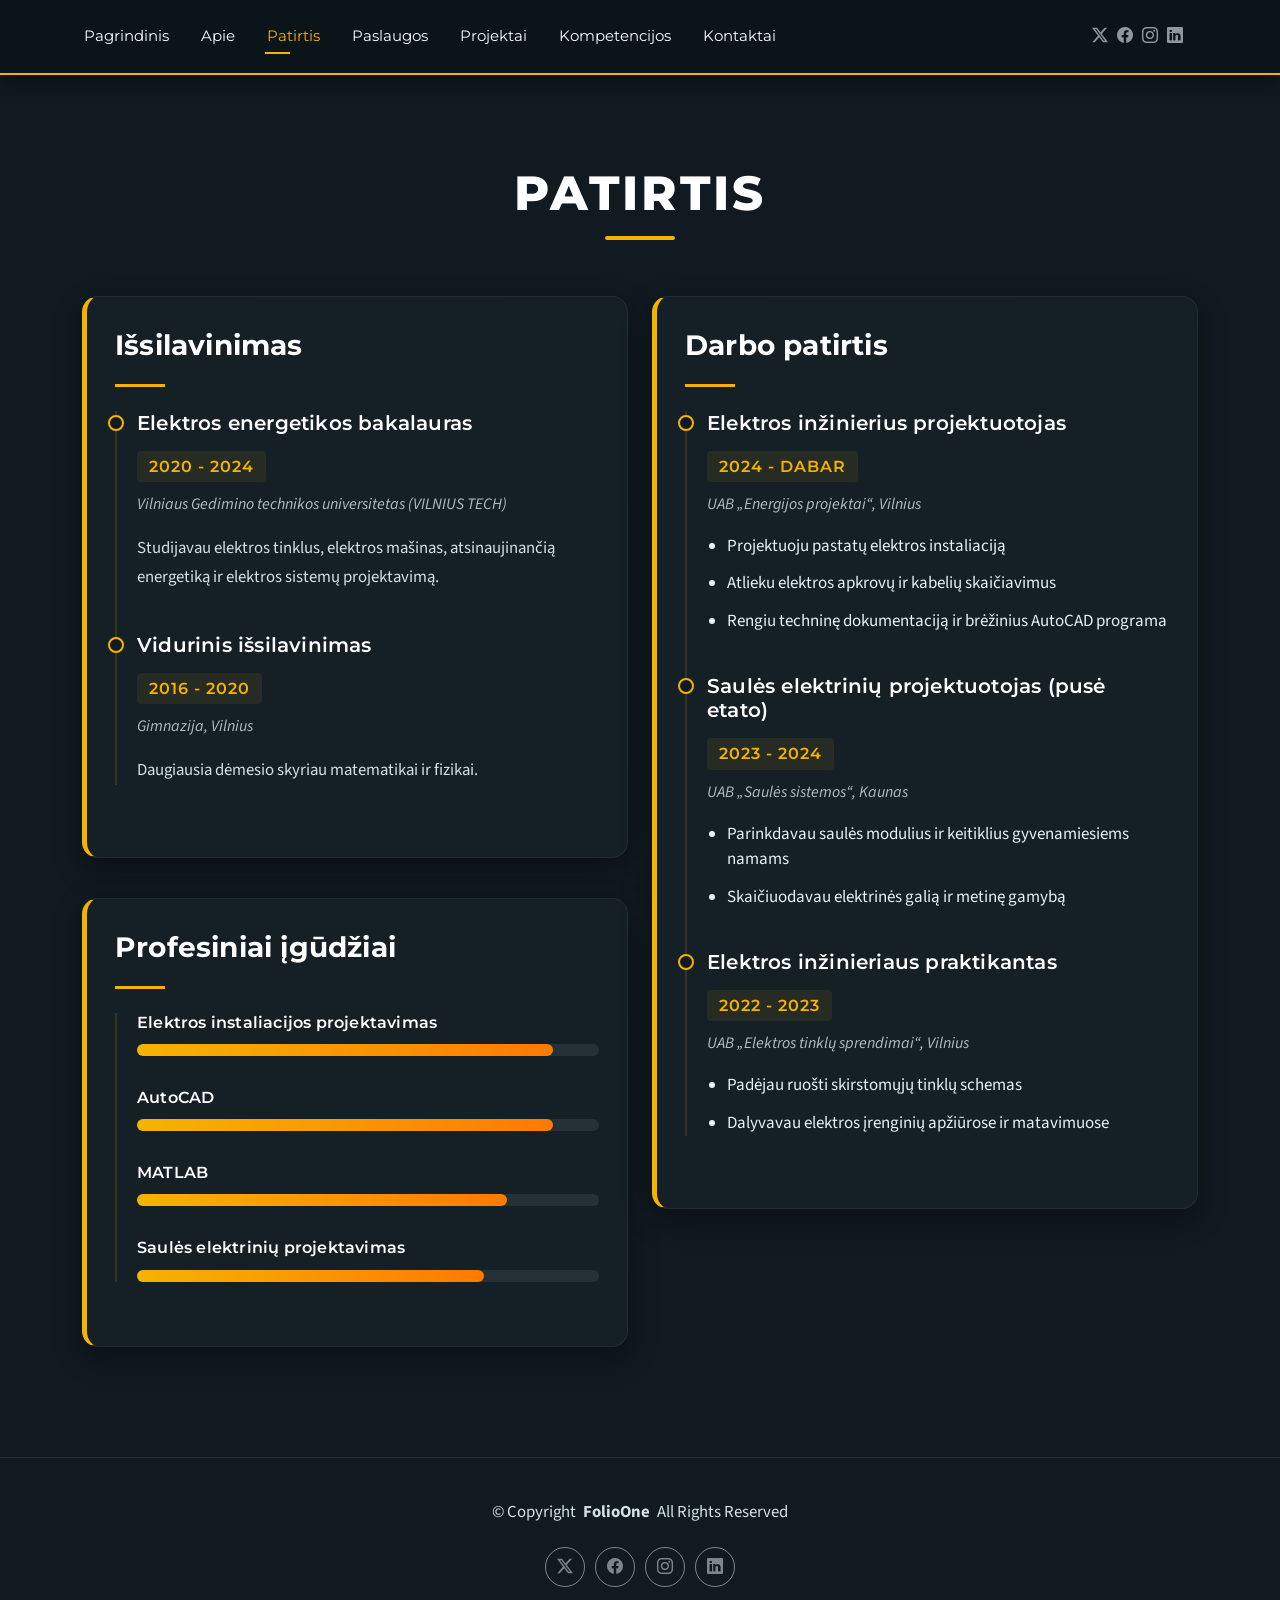
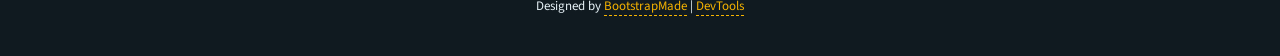
<file: resume.html>
<!DOCTYPE html>
<html lang="en">

<head>
  <meta charset="utf-8">
  <meta content="width=device-width, initial-scale=1.0" name="viewport">
  <title>Resume - FolioOne Bootstrap Template</title>
  <meta name="description" content="">
  <meta name="keywords" content="">

  <!-- Favicons -->
  <link href="assets/img/favicon.png?v=2" rel="icon">
  <link href="assets/img/apple-touch-icon.png?v=2" rel="apple-touch-icon">

  <!-- Fonts -->
  <link href="https://fonts.googleapis.com" rel="preconnect">
  <link href="https://fonts.gstatic.com" rel="preconnect" crossorigin>
  <link href="https://fonts.googleapis.com/css2?family=Roboto:ital,wght@0,100;0,300;0,400;0,500;0,700;0,900;1,100;1,300;1,400;1,500;1,700;1,900&family=Poppins:ital,wght@0,100;0,200;0,300;0,400;0,500;0,600;0,700;0,800;0,900;1,100;1,200;1,300;1,400;1,500;1,600;1,700;1,800;1,900&family=Raleway:ital,wght@0,100;0,200;0,300;0,400;0,500;0,600;0,700;0,800;0,900;1,100;1,200;1,300;1,400;1,500;1,600;1,700;1,800;1,900&display=swap" rel="stylesheet">

  <!-- Vendor CSS Files -->
  <link href="assets/vendor/bootstrap/css/bootstrap.min.css" rel="stylesheet">
  <link href="assets/vendor/bootstrap-icons/bootstrap-icons.css" rel="stylesheet">
  <link href="assets/vendor/aos/aos.css" rel="stylesheet">
  <link href="assets/vendor/swiper/swiper-bundle.min.css" rel="stylesheet">
  <link href="assets/vendor/glightbox/css/glightbox.min.css" rel="stylesheet">

  <!-- Main CSS File -->
  <link href="assets/css/main.css" rel="stylesheet">
  <link href="assets/css/custom.css" rel="stylesheet">

  <!-- =======================================================
  * Template Name: FolioOne
  * Template URL: https://bootstrapmade.com/folioone-bootstrap-portfolio-website-template/
  * Updated: Aug 23 2025 with Bootstrap v5.3.7
  * Author: BootstrapMade.com
  * License: https://bootstrapmade.com/license/
  ======================================================== -->
</head>

<body class="resume-page">

  <header id="header" class="header d-flex align-items-center light-background sticky-top">
    <div class="container position-relative d-flex align-items-center justify-content-between">

      <!-- <a href="index.html" class="logo d-flex align-items-center me-auto me-xl-0">
      <img src="assets/img/logo.webp" alt="Svetainės logotipas">
      <h1 class="sitename">FolioOne</h1> 
    </a> -->

      <nav id="navmenu" class="navmenu">
        <ul>
          <li><a href="index.html">Pagrindinis</a></li>
          <li><a href="about.html">Apie</a></li>
          <li><a href="resume.html" class="active">Patirtis</a></li>
          <li><a href="services.html">Paslaugos</a></li>
          <li><a href="portfolio.html">Projektai</a></li>
          <li><a href="kompetencijos.html">Kompetencijos</a></li>
          <li><a href="contact.html">Kontaktai</a></li>
        </ul>
        <i class="mobile-nav-toggle d-xl-none bi bi-list"></i>
      </nav>

      <div class="header-social-links">
        <a href="#" class="twitter"><i class="bi bi-twitter-x"></i></a>
        <a href="#" class="facebook"><i class="bi bi-facebook"></i></a>
        <a href="#" class="instagram"><i class="bi bi-instagram"></i></a>
        <a href="#" class="linkedin"><i class="bi bi-linkedin"></i></a>
      </div>

    </div>
  </header>

  <main class="main">

    <!-- Resume Section -->
    <section id="resume" class="resume section">

      <!-- Section Title -->
      <div class="container section-title" data-aos="fade-up">
        <h2>Patirtis</h2>
      </div><!-- End Section Title -->

      <div class="container" data-aos="fade-up" data-aos-delay="100">

        <div class="row">
          <div class="col-lg-6">

            <!-- Education Section -->
            <div class="resume-item" data-aos="fade-up">
              <h3 class="resume-title">Išsilavinimas</h3>

              <div class="resume-content">
                <article class="education-item">
                  <h4>Elektros energetikos bakalauras</h4>
                  <h5>2020 - 2024</h5>
                  <p class="institution"><em>Vilniaus Gedimino technikos universitetas (VILNIUS TECH)</em></p>
                  <p>Studijavau elektros tinklus, elektros mašinas, atsinaujinančią energetiką ir elektros sistemų projektavimą.</p>
                </article>

                <article class="education-item">
                  <h4>Vidurinis išsilavinimas</h4>
                  <h5>2016 - 2020</h5>
                  <p class="institution"><em>Gimnazija, Vilnius</em></p>
                  <p>Daugiausia dėmesio skyriau matematikai ir fizikai.</p>
                </article>
              </div>
            </div><!-- End Education Section -->

            <!-- Professional Skills Section -->
            <div class="resume-item skills-animation" data-aos="fade-up">
              <h3 class="resume-title">Profesiniai įgūdžiai</h3>

              <div class="resume-content">
                <div class="skill-item">
                  <h4>Elektros instaliacijos projektavimas</h4>
                  <div class="progress">
                    <div class="progress-bar" role="progressbar" aria-valuenow="90" aria-valuemin="0" aria-valuemax="100"></div>
                  </div>
                </div>

                <div class="skill-item">
                  <h4>AutoCAD</h4>
                  <div class="progress">
                    <div class="progress-bar" role="progressbar" aria-valuenow="90" aria-valuemin="0" aria-valuemax="100"></div>
                  </div>
                </div>

                <div class="skill-item">
                  <h4>MATLAB</h4>
                  <div class="progress">
                    <div class="progress-bar" role="progressbar" aria-valuenow="80" aria-valuemin="0" aria-valuemax="100"></div>
                  </div>
                </div>

                <div class="skill-item">
                  <h4>Saulės elektrinių projektavimas</h4>
                  <div class="progress">
                    <div class="progress-bar" role="progressbar" aria-valuenow="75" aria-valuemin="0" aria-valuemax="100"></div>
                  </div>
                </div>
              </div>
            </div><!-- End Professional Skills Section -->
          </div>

          <div class="col-lg-6">
            <!-- Experience Section -->
            <div class="resume-item" data-aos="fade-up" data-aos-delay="100">
              <h3 class="resume-title">Darbo patirtis</h3>

              <div class="resume-content">
                <article class="experience-item">
                  <h4>Elektros inžinierius projektuotojas</h4>
                  <h5>2024 - dabar</h5>
                  <p class="company"><em>UAB „Energijos projektai“, Vilnius</em></p>
                  <ul>
                    <li>Projektuoju pastatų elektros instaliaciją</li>
                    <li>Atlieku elektros apkrovų ir kabelių skaičiavimus</li>
                    <li>Rengiu techninę dokumentaciją ir brėžinius AutoCAD programa</li>
                  </ul>
                </article>

                <article class="experience-item">
                  <h4>Saulės elektrinių projektuotojas (pusė etato)</h4>
                  <h5>2023 - 2024</h5>
                  <p class="company"><em>UAB „Saulės sistemos“, Kaunas</em></p>
                  <ul>
                    <li>Parinkdavau saulės modulius ir keitiklius gyvenamiesiems namams</li>
                    <li>Skaičiuodavau elektrinės galią ir metinę gamybą</li>
                  </ul>
                </article>

                <article class="experience-item">
                  <h4>Elektros inžinieriaus praktikantas</h4>
                  <h5>2022 - 2023</h5>
                  <p class="company"><em>UAB „Elektros tinklų sprendimai“, Vilnius</em></p>
                  <ul>
                    <li>Padėjau ruošti skirstomųjų tinklų schemas</li>
                    <li>Dalyvavau elektros įrenginių apžiūrose ir matavimuose</li>
                  </ul>
                </article>
              </div>
            </div><!-- End Experience Section -->
          </div>
        </div>

      </div>

    </section><!-- /Resume Section -->

  </main>

  <footer id="footer" class="footer">

    <div class="container">
      <div class="copyright text-center ">
        <p>© <span>Copyright</span> <strong class="px-1 sitename">FolioOne</strong> <span>All Rights Reserved<br></span></p>
      </div>
      <div class="social-links d-flex justify-content-center">
        <a href=""><i class="bi bi-twitter-x"></i></a>
        <a href=""><i class="bi bi-facebook"></i></a>
        <a href=""><i class="bi bi-instagram"></i></a>
        <a href=""><i class="bi bi-linkedin"></i></a>
      </div>
      <div class="credits">
        <!-- All the links in the footer should remain intact. -->
        <!-- You can delete the links only if you've purchased the pro version. -->
        <!-- Licensing information: https://bootstrapmade.com/license/ -->
        <!-- Purchase the pro version with working PHP/AJAX contact form: [buy-url] -->
        Designed by <a href="https://bootstrapmade.com/">BootstrapMade</a> | <a href="https://bootstrapmade.com/tools/">DevTools</a>
      </div>
    </div>

  </footer>

  <!-- Scroll Top -->
  <a href="#" id="scroll-top" class="scroll-top d-flex align-items-center justify-content-center"><i class="bi bi-arrow-up-short"></i></a>

  <!-- Preloader -->
  <div id="preloader"></div>

  <!-- Vendor JS Files -->
  <script src="assets/vendor/bootstrap/js/bootstrap.bundle.min.js"></script>
  <script src="assets/vendor/php-email-form/validate.js"></script>
  <script src="assets/vendor/aos/aos.js"></script>
  <script src="assets/vendor/typed.js/typed.umd.js"></script>
  <script src="assets/vendor/waypoints/noframework.waypoints.js"></script>
  <script src="assets/vendor/purecounter/purecounter_vanilla.js"></script>
  <script src="assets/vendor/swiper/swiper-bundle.min.js"></script>
  <script src="assets/vendor/imagesloaded/imagesloaded.pkgd.min.js"></script>
  <script src="assets/vendor/isotope-layout/isotope.pkgd.min.js"></script>
  <script src="assets/vendor/glightbox/js/glightbox.min.js"></script>

  <!-- Main JS File -->
  <script src="assets/js/main.js"></script>

</body>

</html>
</file>
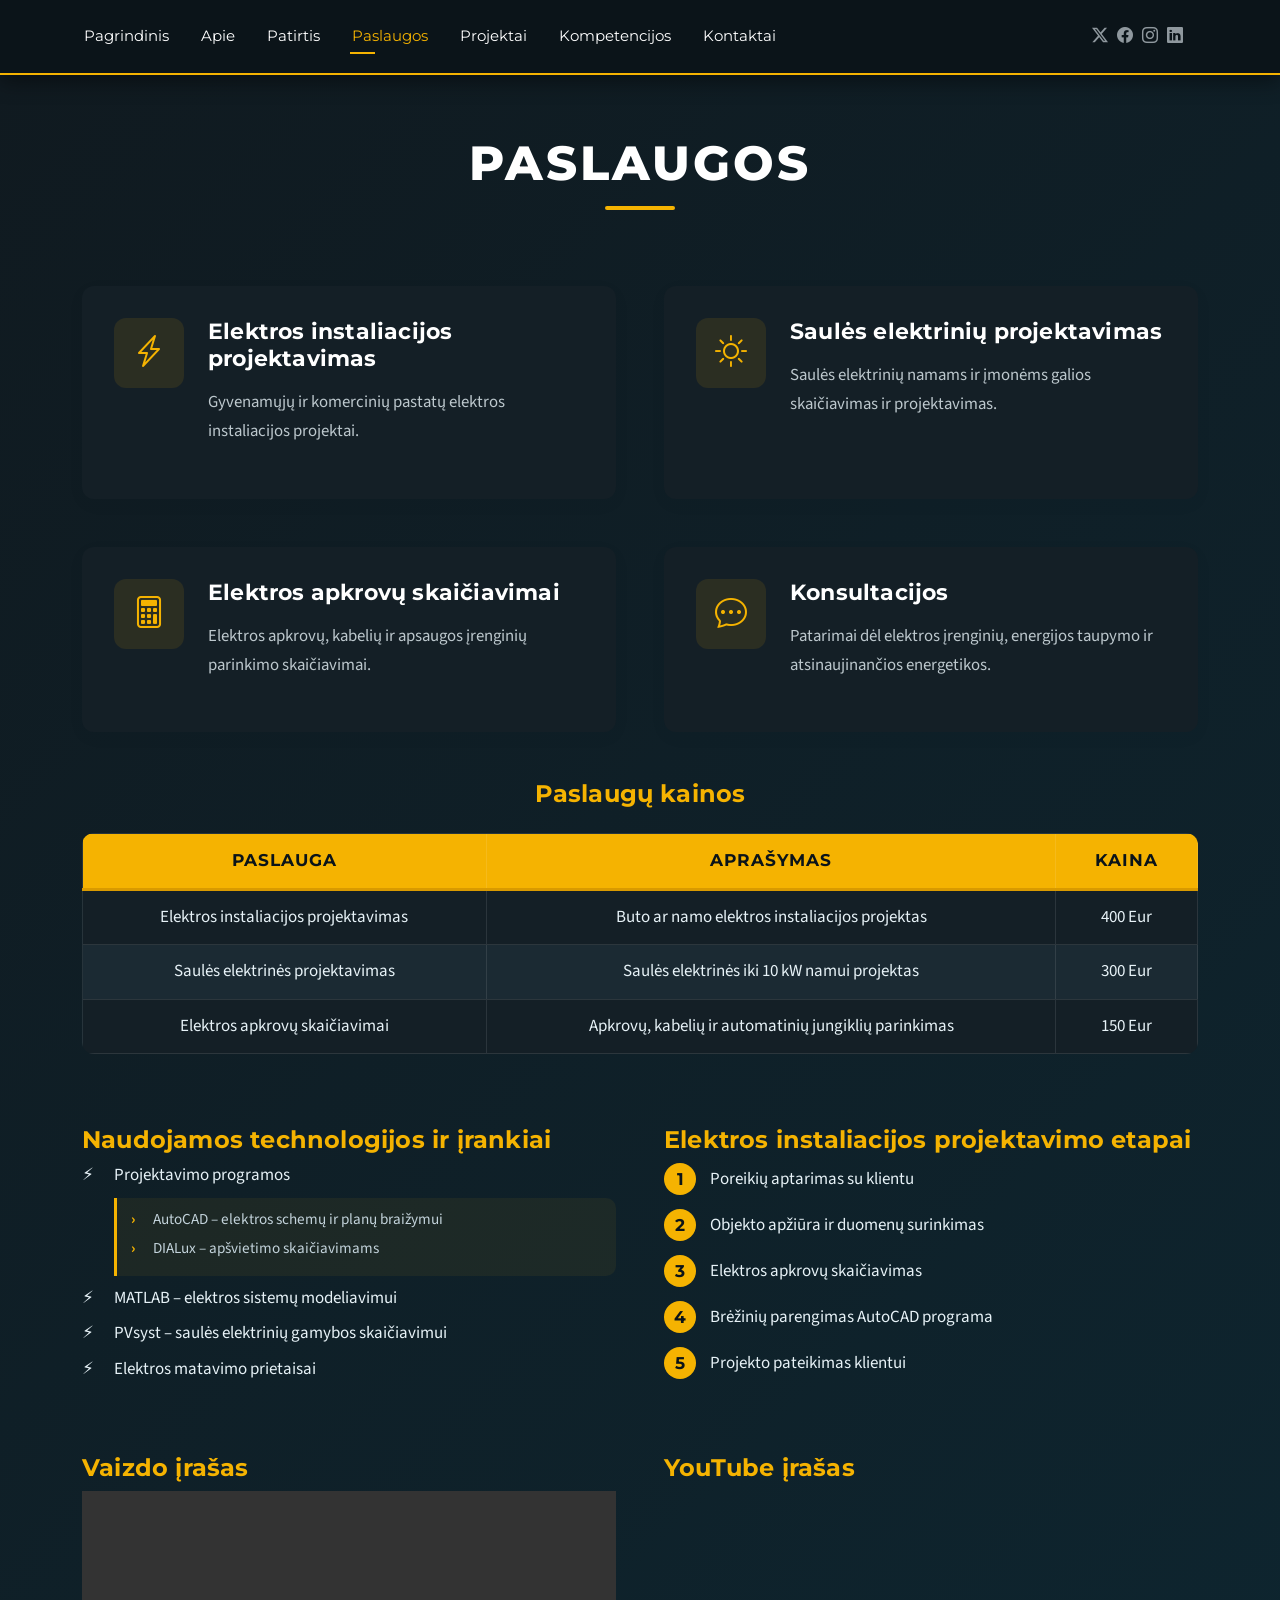
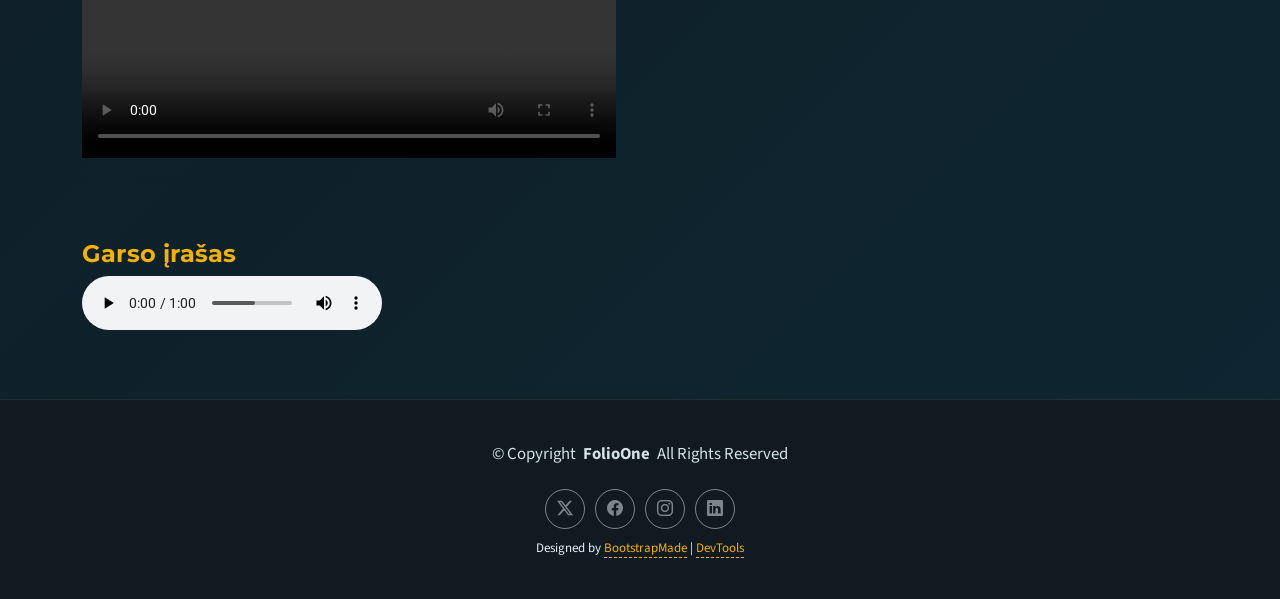
<file: services.html>
<!DOCTYPE html>
<html lang="en">

<head>
  <meta charset="utf-8">
  <meta content="width=device-width, initial-scale=1.0" name="viewport">
  <title>Services - FolioOne Bootstrap Template</title>
  <meta name="description" content="">
  <meta name="keywords" content="">

  <!-- Favicons -->
  <link href="assets/img/favicon.png?v=2" rel="icon">
  <link href="assets/img/apple-touch-icon.png?v=2" rel="apple-touch-icon">

  <!-- Fonts -->
  <link href="https://fonts.googleapis.com" rel="preconnect">
  <link href="https://fonts.gstatic.com" rel="preconnect" crossorigin>
  <link href="https://fonts.googleapis.com/css2?family=Roboto:ital,wght@0,100;0,300;0,400;0,500;0,700;0,900;1,100;1,300;1,400;1,500;1,700;1,900&family=Poppins:ital,wght@0,100;0,200;0,300;0,400;0,500;0,600;0,700;0,800;0,900;1,100;1,200;1,300;1,400;1,500;1,600;1,700;1,800;1,900&family=Raleway:ital,wght@0,100;0,200;0,300;0,400;0,500;0,600;0,700;0,800;0,900;1,100;1,200;1,300;1,400;1,500;1,600;1,700;1,800;1,900&display=swap" rel="stylesheet">

  <!-- Vendor CSS Files -->
  <link href="assets/vendor/bootstrap/css/bootstrap.min.css" rel="stylesheet">
  <link href="assets/vendor/bootstrap-icons/bootstrap-icons.css" rel="stylesheet">
  <link href="assets/vendor/aos/aos.css" rel="stylesheet">
  <link href="assets/vendor/swiper/swiper-bundle.min.css" rel="stylesheet">
  <link href="assets/vendor/glightbox/css/glightbox.min.css" rel="stylesheet">

  <!-- Main CSS File -->
  <link href="assets/css/main.css" rel="stylesheet">
  <link href="assets/css/custom.css" rel="stylesheet">

  <!-- =======================================================
  * Template Name: FolioOne
  * Template URL: https://bootstrapmade.com/folioone-bootstrap-portfolio-website-template/
  * Updated: Aug 23 2025 with Bootstrap v5.3.7
  * Author: BootstrapMade.com
  * License: https://bootstrapmade.com/license/
  ======================================================== -->
</head>

<body class="services-page">

  <header id="header" class="header d-flex align-items-center light-background sticky-top">
    <div class="container position-relative d-flex align-items-center justify-content-between">

      <!-- <a href="index.html" class="logo d-flex align-items-center me-auto me-xl-0">
      <img src="assets/img/logo.webp" alt="Svetainės logotipas">
      <h1 class="sitename">FolioOne</h1> 
    </a> -->

      <nav id="navmenu" class="navmenu">
        <ul>
          <li><a href="index.html">Pagrindinis</a></li>
          <li><a href="about.html">Apie</a></li>
          <li><a href="resume.html">Patirtis</a></li>
          <li><a href="services.html" class="active">Paslaugos</a></li>
          <li><a href="portfolio.html">Projektai</a></li>
          <li><a href="kompetencijos.html">Kompetencijos</a></li>
          <li><a href="contact.html">Kontaktai</a></li>
        </ul>
        <i class="mobile-nav-toggle d-xl-none bi bi-list"></i>
      </nav>

      <div class="header-social-links">
        <a href="#" class="twitter"><i class="bi bi-twitter-x"></i></a>
        <a href="#" class="facebook"><i class="bi bi-facebook"></i></a>
        <a href="#" class="instagram"><i class="bi bi-instagram"></i></a>
        <a href="#" class="linkedin"><i class="bi bi-linkedin"></i></a>
      </div>

    </div>
  </header>

  <main class="main">

    <!-- Services Section -->
    <section id="services" class="services section">

      <!-- Section Title -->
      <div class="container section-title" data-aos="fade-up">
        <h2>Paslaugos</h2>
      </div><!-- End Section Title -->

      <div class="container" data-aos="fade-up" data-aos-delay="100">

        <div class="row justify-content-center g-5">

          <div class="col-md-6" data-aos="fade-right" data-aos-delay="100">
            <div class="service-item">
              <div class="service-icon">
                <i class="bi bi-lightning-charge"></i>
              </div>
              <div class="service-content">
                <h3>Elektros instaliacijos projektavimas</h3>
                <p>Gyvenamųjų ir komercinių pastatų elektros instaliacijos projektai.</p>
              </div>
            </div>
          </div><!-- End Service Item -->

          <div class="col-md-6" data-aos="fade-left" data-aos-delay="100">
            <div class="service-item">
              <div class="service-icon">
                <i class="bi bi-sun"></i>
              </div>
              <div class="service-content">
                <h3>Saulės elektrinių projektavimas</h3>
                <p>Saulės elektrinių namams ir įmonėms galios skaičiavimas ir projektavimas.</p>
              </div>
            </div>
          </div><!-- End Service Item -->

          <div class="col-md-6" data-aos="fade-right" data-aos-delay="200">
            <div class="service-item">
              <div class="service-icon">
                <i class="bi bi-calculator"></i>
              </div>
              <div class="service-content">
                <h3>Elektros apkrovų skaičiavimai</h3>
                <p>Elektros apkrovų, kabelių ir apsaugos įrenginių parinkimo skaičiavimai.</p>
              </div>
            </div>
          </div><!-- End Service Item -->

          <div class="col-md-6" data-aos="fade-left" data-aos-delay="200">
            <div class="service-item">
              <div class="service-icon">
                <i class="bi bi-chat-dots"></i>
              </div>
              <div class="service-content">
                <h3>Konsultacijos</h3>
                <p>Patarimai dėl elektros įrenginių, energijos taupymo ir atsinaujinančios energetikos.</p>
              </div>
            </div>
          </div><!-- End Service Item -->

        </div>

        <!-- Paslaugų kainų lentelė -->
        <div class="services-table mt-5" data-aos="fade-up">
          <h3 class="text-center mb-4">Paslaugų kainos</h3>
          <div class="table-responsive">
            <table class="table table-bordered align-middle">
              <thead>
                <tr>
                  <th>Paslauga</th>
                  <th>Aprašymas</th>
                  <th>Kaina</th>
                </tr>
              </thead>
              <tbody>
                <tr>
                  <td>Elektros instaliacijos projektavimas</td>
                  <td>Buto ar namo elektros instaliacijos projektas</td>
                  <td>400 Eur</td>
                </tr>
                <tr>
                  <td>Saulės elektrinės projektavimas</td>
                  <td>Saulės elektrinės iki 10 kW namui projektas</td>
                  <td>300 Eur</td>
                </tr>
                <tr>
                  <td>Elektros apkrovų skaičiavimai</td>
                  <td>Apkrovų, kabelių ir automatinių jungiklių parinkimas</td>
                  <td>150 Eur</td>
                </tr>
              </tbody>
            </table>
          </div>
        </div><!-- End Paslaugų kainų lentelė -->

        <!-- Paslaugų sąrašai -->
        <div class="row g-5 mt-2 services-lists" data-aos="fade-up">

          <div class="col-md-6">
            <h3>Naudojamos technologijos ir įrankiai</h3>
            <ul>
              <li>Projektavimo programos
                <ul>
                  <li>AutoCAD – elektros schemų ir planų braižymui</li>
                  <li>DIALux – apšvietimo skaičiavimams</li>
                </ul>
              </li>
              <li>MATLAB – elektros sistemų modeliavimui</li>
              <li>PVsyst – saulės elektrinių gamybos skaičiavimui</li>
              <li>Elektros matavimo prietaisai</li>
            </ul>
          </div>

          <div class="col-md-6">
            <h3>Elektros instaliacijos projektavimo etapai</h3>
            <ol>
              <li>Poreikių aptarimas su klientu</li>
              <li>Objekto apžiūra ir duomenų surinkimas</li>
              <li>Elektros apkrovų skaičiavimas</li>
              <li>Brėžinių parengimas AutoCAD programa</li>
              <li>Projekto pateikimas klientui</li>
            </ol>
          </div>

        </div><!-- End Paslaugų sąrašai -->

        <!-- Medijos įrašai -->
        <div class="row g-5 mt-2" data-aos="fade-up">

          <div class="col-md-6">
            <h3>Vaizdo įrašas</h3>
            <video controls width="960" height="540" class="img-fluid">
              <source src="assets/media/klaviatura.mp4" type="video/mp4">
              Jūsų naršyklė nepalaiko vaizdo įrašų.
            </video>
          </div>

          <div class="col-md-6">
            <h3>YouTube įrašas</h3>
            <div class="ratio ratio-16x9">
              <iframe src="https://www.youtube.com/embed/BoUVIhtqjAw" title="YouTube vaizdo įrašas" allow="accelerometer; autoplay; clipboard-write; encrypted-media; gyroscope; picture-in-picture" allowfullscreen></iframe>
            </div>
          </div>

          <div class="col-12">
            <h3>Garso įrašas</h3>
            <audio controls>
              <source src="assets/media/laikrodis.mp3" type="audio/mpeg">
              Jūsų naršyklė nepalaiko garso įrašų.
            </audio>
          </div>

        </div><!-- End Medijos įrašai -->

      </div>

    </section><!-- /Services Section -->

  </main>

  <footer id="footer" class="footer">

    <div class="container">
      <div class="copyright text-center ">
        <p>© <span>Copyright</span> <strong class="px-1 sitename">FolioOne</strong> <span>All Rights Reserved<br></span></p>
      </div>
      <div class="social-links d-flex justify-content-center">
        <a href=""><i class="bi bi-twitter-x"></i></a>
        <a href=""><i class="bi bi-facebook"></i></a>
        <a href=""><i class="bi bi-instagram"></i></a>
        <a href=""><i class="bi bi-linkedin"></i></a>
      </div>
      <div class="credits">
        <!-- All the links in the footer should remain intact. -->
        <!-- You can delete the links only if you've purchased the pro version. -->
        <!-- Licensing information: https://bootstrapmade.com/license/ -->
        <!-- Purchase the pro version with working PHP/AJAX contact form: [buy-url] -->
        Designed by <a href="https://bootstrapmade.com/">BootstrapMade</a> | <a href="https://bootstrapmade.com/tools/">DevTools</a>
      </div>
    </div>

  </footer>

  <!-- Scroll Top -->
  <a href="#" id="scroll-top" class="scroll-top d-flex align-items-center justify-content-center"><i class="bi bi-arrow-up-short"></i></a>

  <!-- Preloader -->
  <div id="preloader"></div>

  <!-- Vendor JS Files -->
  <script src="assets/vendor/bootstrap/js/bootstrap.bundle.min.js"></script>
  <script src="assets/vendor/php-email-form/validate.js"></script>
  <script src="assets/vendor/aos/aos.js"></script>
  <script src="assets/vendor/typed.js/typed.umd.js"></script>
  <script src="assets/vendor/waypoints/noframework.waypoints.js"></script>
  <script src="assets/vendor/purecounter/purecounter_vanilla.js"></script>
  <script src="assets/vendor/swiper/swiper-bundle.min.js"></script>
  <script src="assets/vendor/imagesloaded/imagesloaded.pkgd.min.js"></script>
  <script src="assets/vendor/isotope-layout/isotope.pkgd.min.js"></script>
  <script src="assets/vendor/glightbox/js/glightbox.min.js"></script>

  <!-- Main JS File -->
  <script src="assets/js/main.js"></script>

</body>

</html>
</file>
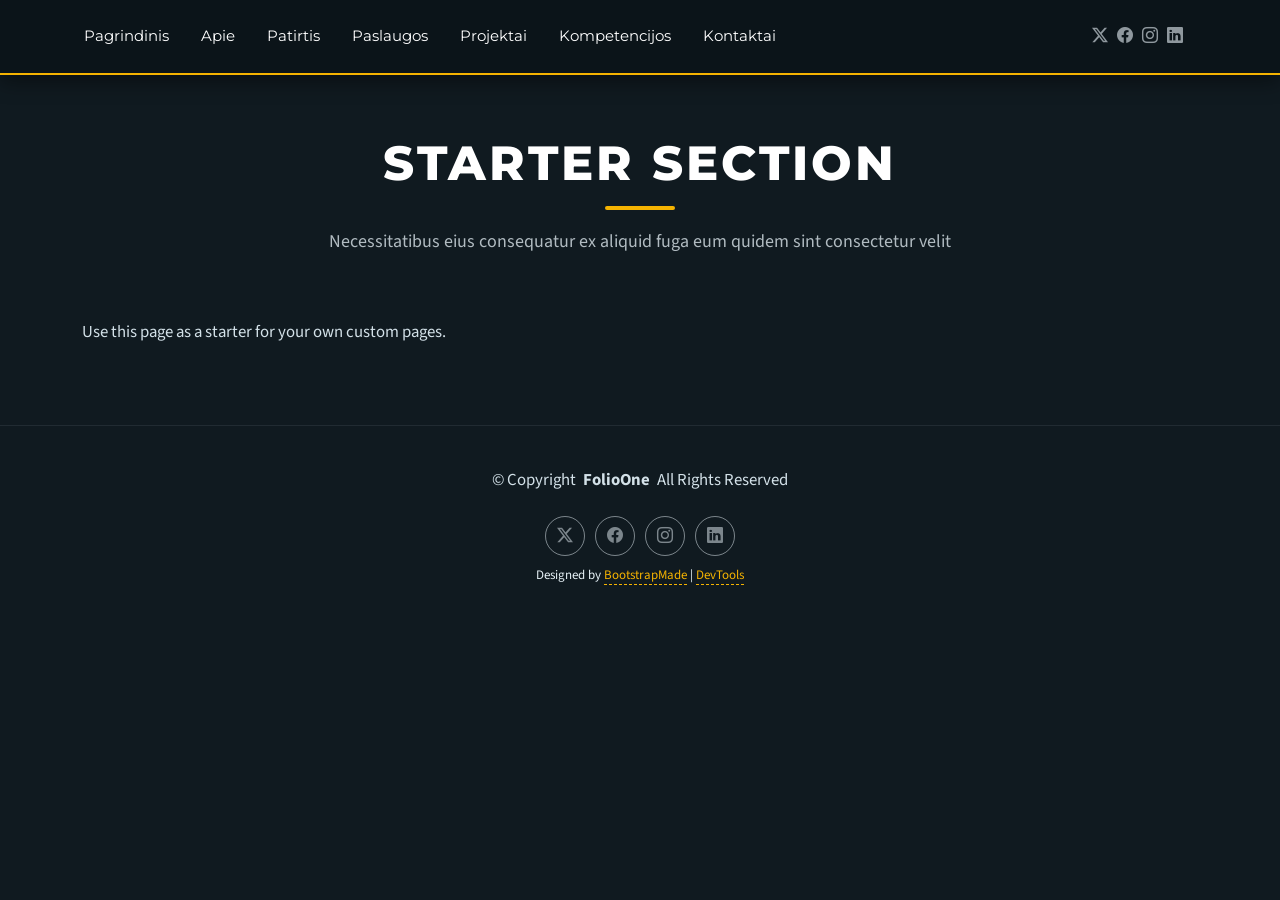
<file: starter-page.html>
<!DOCTYPE html>
<html lang="en">

<head>
  <meta charset="utf-8">
  <meta content="width=device-width, initial-scale=1.0" name="viewport">
  <title>Starter Page - FolioOne Bootstrap Template</title>
  <meta name="description" content="">
  <meta name="keywords" content="">

  <!-- Favicons -->
  <link href="assets/img/favicon.png?v=2" rel="icon">
  <link href="assets/img/apple-touch-icon.png?v=2" rel="apple-touch-icon">

  <!-- Fonts -->
  <link href="https://fonts.googleapis.com" rel="preconnect">
  <link href="https://fonts.gstatic.com" rel="preconnect" crossorigin>
  <link href="https://fonts.googleapis.com/css2?family=Roboto:ital,wght@0,100;0,300;0,400;0,500;0,700;0,900;1,100;1,300;1,400;1,500;1,700;1,900&family=Poppins:ital,wght@0,100;0,200;0,300;0,400;0,500;0,600;0,700;0,800;0,900;1,100;1,200;1,300;1,400;1,500;1,600;1,700;1,800;1,900&family=Raleway:ital,wght@0,100;0,200;0,300;0,400;0,500;0,600;0,700;0,800;0,900;1,100;1,200;1,300;1,400;1,500;1,600;1,700;1,800;1,900&display=swap" rel="stylesheet">

  <!-- Vendor CSS Files -->
  <link href="assets/vendor/bootstrap/css/bootstrap.min.css" rel="stylesheet">
  <link href="assets/vendor/bootstrap-icons/bootstrap-icons.css" rel="stylesheet">
  <link href="assets/vendor/aos/aos.css" rel="stylesheet">
  <link href="assets/vendor/swiper/swiper-bundle.min.css" rel="stylesheet">
  <link href="assets/vendor/glightbox/css/glightbox.min.css" rel="stylesheet">

  <!-- Main CSS File -->
  <link href="assets/css/main.css" rel="stylesheet">
  <link href="assets/css/custom.css" rel="stylesheet">

  <!-- =======================================================
  * Template Name: FolioOne
  * Template URL: https://bootstrapmade.com/folioone-bootstrap-portfolio-website-template/
  * Updated: Aug 23 2025 with Bootstrap v5.3.7
  * Author: BootstrapMade.com
  * License: https://bootstrapmade.com/license/
  ======================================================== -->
</head>

<body class="starter-page-page">

  <header id="header" class="header d-flex align-items-center light-background sticky-top">
    <div class="container position-relative d-flex align-items-center justify-content-between">

      <!-- <a href="index.html" class="logo d-flex align-items-center me-auto me-xl-0">
      <img src="assets/img/logo.webp" alt="Svetainės logotipas">
      <h1 class="sitename">FolioOne</h1> 
    </a> -->

      <nav id="navmenu" class="navmenu">
        <ul>
          <li><a href="index.html">Pagrindinis</a></li>
          <li><a href="about.html">Apie</a></li>
          <li><a href="resume.html">Patirtis</a></li>
          <li><a href="services.html">Paslaugos</a></li>
          <li><a href="portfolio.html">Projektai</a></li>
          <li><a href="kompetencijos.html">Kompetencijos</a></li>
          <li><a href="contact.html">Kontaktai</a></li>
        </ul>
        <i class="mobile-nav-toggle d-xl-none bi bi-list"></i>
      </nav>

      <div class="header-social-links">
        <a href="#" class="twitter"><i class="bi bi-twitter-x"></i></a>
        <a href="#" class="facebook"><i class="bi bi-facebook"></i></a>
        <a href="#" class="instagram"><i class="bi bi-instagram"></i></a>
        <a href="#" class="linkedin"><i class="bi bi-linkedin"></i></a>
      </div>

    </div>
  </header>

  <main class="main">

    <!-- Starter Section Section -->
    <section id="starter-section" class="starter-section section">

      <!-- Section Title -->
      <div class="container section-title" data-aos="fade-up">
        <h2>Starter Section</h2>
        <p>Necessitatibus eius consequatur ex aliquid fuga eum quidem sint consectetur velit</p>
      </div><!-- End Section Title -->

      <div class="container" data-aos="fade-up">
        <p>Use this page as a starter for your own custom pages.</p>
      </div>

    </section><!-- /Starter Section Section -->

  </main>

  <footer id="footer" class="footer">

    <div class="container">
      <div class="copyright text-center ">
        <p>© <span>Copyright</span> <strong class="px-1 sitename">FolioOne</strong> <span>All Rights Reserved<br></span></p>
      </div>
      <div class="social-links d-flex justify-content-center">
        <a href=""><i class="bi bi-twitter-x"></i></a>
        <a href=""><i class="bi bi-facebook"></i></a>
        <a href=""><i class="bi bi-instagram"></i></a>
        <a href=""><i class="bi bi-linkedin"></i></a>
      </div>
      <div class="credits">
        <!-- All the links in the footer should remain intact. -->
        <!-- You can delete the links only if you've purchased the pro version. -->
        <!-- Licensing information: https://bootstrapmade.com/license/ -->
        <!-- Purchase the pro version with working PHP/AJAX contact form: [buy-url] -->
        Designed by <a href="https://bootstrapmade.com/">BootstrapMade</a> | <a href="https://bootstrapmade.com/tools/">DevTools</a>
      </div>
    </div>

  </footer>

  <!-- Scroll Top -->
  <a href="#" id="scroll-top" class="scroll-top d-flex align-items-center justify-content-center"><i class="bi bi-arrow-up-short"></i></a>

  <!-- Preloader -->
  <div id="preloader"></div>

  <!-- Vendor JS Files -->
  <script src="assets/vendor/bootstrap/js/bootstrap.bundle.min.js"></script>
  <script src="assets/vendor/php-email-form/validate.js"></script>
  <script src="assets/vendor/aos/aos.js"></script>
  <script src="assets/vendor/typed.js/typed.umd.js"></script>
  <script src="assets/vendor/waypoints/noframework.waypoints.js"></script>
  <script src="assets/vendor/purecounter/purecounter_vanilla.js"></script>
  <script src="assets/vendor/swiper/swiper-bundle.min.js"></script>
  <script src="assets/vendor/imagesloaded/imagesloaded.pkgd.min.js"></script>
  <script src="assets/vendor/isotope-layout/isotope.pkgd.min.js"></script>
  <script src="assets/vendor/glightbox/js/glightbox.min.js"></script>

  <!-- Main JS File -->
  <script src="assets/js/main.js"></script>

</body>

</html>
</file>
<file: assets/css/custom.css>
@import url("https://fonts.googleapis.com/css2?family=Montserrat:wght@500;600;700;800&family=Source+Sans+3:wght@400;600&display=swap");

/* Spalvos */
:root {
  --accent-color: #f5b301;
  --accent-dark: #d99a00;
  --contrast-color: #0b1419;
  --nav-hover-color: #f5b301;
  --nav-dropdown-hover-color: #f5b301;
}

/* 2a */
:root {
  --default-font: "Source Sans 3", system-ui, -apple-system, "Segoe UI", Arial, sans-serif;
  --heading-font: "Montserrat", sans-serif;
  --nav-font: "Montserrat", sans-serif;
}

body {
  font-size: 17px;
}

/* 2b */
h1, h2, h3, h4, h5, h6 {
  font-family: var(--heading-font);
  letter-spacing: 0.2px;
}

h1 {
  font-size: 3.2rem;
  font-weight: 800;
}

h2 {
  font-size: 2.2rem;
  font-weight: 700;
}

h3 {
  font-size: 1.5rem;
  font-weight: 700;
  color: var(--accent-color);
}

h4 {
  font-size: 1.2rem;
  font-weight: 600;
}

h5 {
  font-size: 1rem;
  font-weight: 600;
  text-transform: uppercase;
  letter-spacing: 1px;
}

h6 {
  font-size: 0.9rem;
  font-weight: 600;
  text-transform: uppercase;
}

.section-title h2 {
  font-size: 3rem;
  font-weight: 800;
  text-transform: uppercase;
  letter-spacing: 3px;
  margin-bottom: 1rem;
}

.section-title h2::after {
  content: "";
  display: block;
  width: 70px;
  height: 4px;
  margin: 14px auto 0;
  border-radius: 2px;
  background: var(--accent-color);
}

@media (max-width: 768px) {
  h1 { font-size: 2.4rem; }
  .section-title h2 { font-size: 2.1rem; }
}

/* 2c */
p {
  font-size: 1.05rem;
  line-height: 1.75;
  color: #d3e1e8;
  margin-bottom: 1.1rem;
}

/* 3a */
.hero .hero-actions .btn,
.portfolio .btn-primary,
.about .intro-content .cta-group .btn-ghost {
  border-radius: 8px;
  padding: 12px 28px;
  font-family: var(--heading-font);
  font-weight: 700;
  text-transform: uppercase;
  letter-spacing: 1px;
  font-size: 0.85rem;
  transition: all 0.25s ease;
}

.hero .hero-actions .btn.btn-primary,
.portfolio .btn-primary {
  background: var(--accent-color);
  border: 2px solid var(--accent-color);
  color: var(--contrast-color);
  box-shadow: 0 6px 18px rgba(245, 179, 1, 0.25);
}

.hero .hero-actions .btn.btn-outline,
.about .intro-content .cta-group .btn-ghost {
  background: transparent;
  border: 2px solid var(--accent-color);
  color: var(--accent-color);
}

.hero .hero-actions .btn.btn-primary:hover,
.portfolio .btn-primary:hover {
  background: var(--accent-dark);
  border-color: var(--accent-dark);
  color: var(--contrast-color);
  transform: translateY(-3px);
  box-shadow: 0 10px 24px rgba(245, 179, 1, 0.35);
}

.hero .hero-actions .btn.btn-outline:hover,
.about .intro-content .cta-group .btn-ghost:hover {
  background: var(--accent-color);
  color: var(--contrast-color);
  transform: translateY(-3px);
}

.hero .hero-actions .btn:active,
.portfolio .btn-primary:active,
.about .intro-content .cta-group .btn-ghost:active {
  transform: translateY(1px) scale(0.97);
  box-shadow: none;
}

/* 3b */
a {
  color: var(--accent-color);
}

a:hover {
  color: #ffd45c;
}

.about .intro-content .cta-group .link-underline {
  color: var(--accent-color);
  font-weight: 600;
}

.about .intro-content .cta-group .link-underline:hover {
  color: #ffd45c;
}

.footer .credits a {
  color: var(--accent-color);
  border-bottom: 1px dashed var(--accent-color);
}

.footer .credits a:hover {
  color: #ffd45c;
  border-bottom-style: solid;
}

/* 4a */
.about.section,
.skills.section,
.resume.section,
.portfolio.section {
  padding: 90px 0 70px;
}

.about .section-title,
.resume .section-title,
.portfolio .section-title {
  padding-bottom: 40px;
}

.resume .resume-item {
  margin-bottom: 2.5rem;
}

.portfolio .portfolio-card {
  margin-bottom: 10px;
}

/* 4b */
.about .intro-content {
  background: var(--surface-color);
  border: 1px solid rgba(245, 179, 1, 0.25);
  border-radius: 18px;
  padding: 36px;
  box-shadow: 0 12px 30px rgba(0, 0, 0, 0.35);
}

.about .profile-figure .profile-photo {
  border: 4px solid var(--accent-color);
  border-radius: 24px;
  box-shadow: 0 14px 34px rgba(0, 0, 0, 0.45);
}

.skills .skill-box {
  border: 1px solid rgba(255, 255, 255, 0.08);
  border-top: 4px solid var(--accent-color);
  border-radius: 14px;
  padding: 28px 24px;
  box-shadow: 0 8px 22px rgba(0, 0, 0, 0.3);
}

.resume .resume-item {
  background: var(--surface-color);
  border: 1px solid rgba(255, 255, 255, 0.06);
  border-left: 5px solid var(--accent-color);
  border-radius: 16px;
  padding: 32px 28px;
  box-shadow: 0 10px 28px rgba(0, 0, 0, 0.35);
}

.portfolio .portfolio-card {
  border: 1px solid rgba(245, 179, 1, 0.2);
  border-radius: 18px;
  box-shadow: 0 10px 26px rgba(0, 0, 0, 0.4);
}

.portfolio .portfolio-card:hover {
  border-color: var(--accent-color);
  box-shadow: 0 16px 36px rgba(0, 0, 0, 0.5);
}

.portfolio .portfolio-card .portfolio-info {
  padding: 22px 24px 26px;
}

/* 5 – navigacijos juosta */
.header {
  background-color: rgba(11, 20, 25, 0.92);
  border-bottom: 2px solid var(--accent-color);
  box-shadow: 0 6px 20px rgba(0, 0, 0, 0.45);
  padding: 10px 0;
  backdrop-filter: blur(8px);
}

/* 5 – „į viršų“ mygtukas */
.scroll-top {
  background-color: var(--accent-color);
  width: 48px;
  height: 48px;
  border-radius: 12px;
  border: 2px solid #ffd45c;
  box-shadow: 0 8px 20px rgba(245, 179, 1, 0.4);
}

.scroll-top i {
  color: var(--contrast-color);
}

.scroll-top:hover {
  background-color: var(--accent-dark);
}

/* 5 – progreso juostos */
.skills .skill-box .progress,
.resume .skill-item .progress {
  height: 12px;
  border-radius: 20px;
  background-color: rgba(255, 255, 255, 0.08);
}

.skills .skill-box .progress .progress-bar,
.resume .skill-item .progress .progress-bar {
  background: linear-gradient(90deg, #f5b301, #ff7a00);
  border-radius: 20px;
}

/* PAPILDOMA UŽDUOTIS */
/* 1a – nenumeruotas sąrašas */
.services-lists ul {
  list-style: none;
  padding-left: 0;
}

.services-lists ul > li {
  position: relative;
  padding-left: 32px;
  margin-bottom: 10px;
}

.services-lists ul > li::before {
  content: "⚡";
  position: absolute;
  left: 0;
  top: 0;
}

/* 1b – įdėtinis sąrašas */
.services-lists ul ul {
  margin-top: 10px;
  padding: 10px 14px;
  border-left: 3px solid var(--accent-color);
  border-radius: 0 10px 10px 0;
  background: rgba(245, 179, 1, 0.06);
}

.services-lists ul ul > li {
  padding-left: 22px;
  margin-bottom: 6px;
  font-size: 0.95rem;
  color: #c3d3db;
}

.services-lists ul ul > li::before {
  content: "›";
  color: var(--accent-color);
  font-weight: 700;
}

/* 1a – numeruotas sąrašas */
.services-lists ol {
  list-style: none;
  padding-left: 0;
  counter-reset: etapas;
}

.services-lists ol > li {
  counter-increment: etapas;
  position: relative;
  padding-left: 46px;
  margin-bottom: 14px;
  min-height: 32px;
  line-height: 32px;
}

.services-lists ol > li::before {
  content: counter(etapas);
  position: absolute;
  left: 0;
  top: 0;
  width: 32px;
  height: 32px;
  border-radius: 50%;
  background: var(--accent-color);
  color: var(--contrast-color);
  font-family: var(--heading-font);
  font-weight: 700;
  text-align: center;
  line-height: 32px;
}

/* 2 – lentelė */
.services-table .table {
  --bs-table-bg: var(--surface-color);
  --bs-table-color: var(--default-color);
  --bs-table-border-color: rgba(255, 255, 255, 0.1);
  border-radius: 12px;
  overflow: hidden;
}

/* 2c */
.services-table .table th,
.services-table .table td {
  padding: 14px 18px;
  text-align: center;
  vertical-align: middle;
}

/* 2a */
.services-table .table thead th {
  background-color: var(--accent-color);
  color: var(--contrast-color);
  font-family: var(--heading-font);
  font-weight: 700;
  text-transform: uppercase;
  letter-spacing: 1px;
  border-bottom: 3px solid var(--accent-dark);
}

/* 2b */
.services-table .table tbody tr:nth-child(even) > td {
  background-color: #1b2a33;
}

.services-table .table tbody tr:hover > td {
  background-color: rgba(245, 179, 1, 0.15);
  color: #ffffff;
}

/* ===== 10 LD ===== */

/* 2 – įgūdžių lenta */
.kanban {
  display: grid;
  grid-template-columns: repeat(3, 1fr);
  gap: 20px;
  margin-top: 30px;
}

.kanban-column {
  background: var(--surface-color);
  border-radius: 14px;
  border-top: 5px solid;
  padding: 18px;
  box-shadow: 0 8px 22px rgba(0, 0, 0, 0.3);
}

.kanban-column.planuojama { border-top-color: #ff9f43; }
.kanban-column.mokomasi { border-top-color: #4dabf7; }
.kanban-column.atlikta { border-top-color: #51cf66; }

.kanban-column h3 {
  font-size: 1.2rem;
  color: #ffffff;
  margin-bottom: 16px;
}

.skill-card {
  display: flex;
  gap: 12px;
  align-items: flex-start;
  background: #1b2a33;
  border: 1px solid rgba(255, 255, 255, 0.08);
  border-radius: 10px;
  padding: 14px;
  margin-bottom: 12px;
}

.skill-card i {
  font-size: 1.5rem;
  color: var(--accent-color);
}

.skill-card h4 {
  font-size: 1rem;
  margin-bottom: 8px;
}

.skill-status,
.skill-xp {
  display: inline-block;
  font-size: 0.8rem;
  padding: 3px 8px;
  border-radius: 6px;
  margin-right: 4px;
}

.skill-status {
  background: rgba(255, 255, 255, 0.1);
  color: #e7f2f7;
}

.skill-xp {
  background: var(--accent-color);
  color: var(--contrast-color);
  font-weight: 700;
}

/* 3 – XP, lygis ir rangas */
.xp-info {
  display: flex;
  gap: 20px;
}

.xp-box {
  flex: 1;
  display: flex;
  align-items: center;
  gap: 14px;
  background: var(--surface-color);
  border: 1px solid rgba(245, 179, 1, 0.3);
  border-radius: 14px;
  padding: 18px 22px;
}

.xp-box i {
  font-size: 2rem;
  color: var(--accent-color);
}

.xp-box span {
  display: block;
  font-size: 0.85rem;
  color: #b8c7cf;
}

.xp-box strong {
  font-size: 1.5rem;
  color: #ffffff;
}

/* 4 – progreso juosta */
.xp-progress {
  margin-top: 24px;
}

.xp-progress p {
  margin-bottom: 8px;
  font-weight: 600;
}

.xp-bar {
  height: 24px;
  background: rgba(255, 255, 255, 0.1);
  border-radius: 12px;
  overflow: hidden;
}

.xp-bar-fill {
  height: 100%;
  background: var(--accent-color);
  color: var(--contrast-color);
  font-size: 0.8rem;
  font-weight: 700;
  text-align: center;
  line-height: 24px;
}

/* 5 – statistika */
.skill-stats {
  display: flex;
  justify-content: space-around;
  gap: 20px;
  margin-top: 24px;
  padding: 16px;
  background: var(--surface-color);
  border-radius: 14px;
}

.skill-stats .stat i {
  color: var(--accent-color);
  margin-right: 6px;
}

.skill-stats .stat strong {
  color: #ffffff;
}

/* 6 – telefonui */
@media (max-width: 768px) {
  .kanban {
    grid-template-columns: 1fr;
  }

  .xp-info,
  .skill-stats {
    flex-direction: column;
  }
}

/* PAPILDOMA UŽDUOTIS */
/* 1 – animuotas gradientinis fonas */
.services.section {
  background: linear-gradient(-45deg, #101a20, #2b2205, #0d2a36, #101a20);
  background-size: 400% 400%;
  animation: gradientas 12s ease infinite;
}

@keyframes gradientas {
  0% { background-position: 0% 50%; }
  50% { background-position: 100% 50%; }
  100% { background-position: 0% 50%; }
}

/* 2 – CSS figūros */
.about.section {
  position: relative;
}

.about-shapes .shape {
  position: absolute;
  z-index: 0;
  opacity: 0.5;
  pointer-events: none;
}

.about .container {
  position: relative;
  z-index: 1;
}

.shape.circle {
  top: 120px;
  left: 4%;
  width: 70px;
  height: 70px;
  border-radius: 50%;
  border: 6px solid var(--accent-color);
  animation: kilimas 4s ease-in-out infinite;
}

.shape.triangle {
  top: 60%;
  right: 4%;
  width: 0;
  height: 0;
  border-left: 40px solid transparent;
  border-right: 40px solid transparent;
  border-bottom: 70px solid #4dabf7;
  animation: sukimasis 8s linear infinite;
}

.shape.square {
  bottom: 60px;
  left: 45%;
  width: 50px;
  height: 50px;
  background: #ff7a00;
  border-radius: 8px;
  animation: didejimas 3s ease-in-out infinite;
}

@keyframes kilimas {
  0%, 100% { transform: translateY(0); }
  50% { transform: translateY(-30px); }
}

@keyframes sukimasis {
  from { transform: rotate(0deg); }
  to { transform: rotate(360deg); }
}

@keyframes didejimas {
  0%, 100% { transform: scale(1); }
  50% { transform: scale(1.4); }
}

/* ===== 11 LD ===== */

/* 3 – formos išvaizda */
.contact .contact-form label {
  display: block;
  min-height: 3em;
  margin-bottom: 6px;
  font-size: 0.9rem;
  color: #d3e1e8;
}

.contact .contact-form .btn {
  background-color: var(--accent-color);
  color: var(--contrast-color);
  font-weight: 700;
  margin: 0 6px;
}

.contact .contact-form .btn:hover {
  background-color: var(--accent-dark);
}

.contact .contact-form .btn:disabled {
  opacity: 0.4;
  cursor: not-allowed;
}

.contact .contact-form .btn-isvalyti {
  background-color: transparent;
  color: var(--accent-color);
  border: 2px solid var(--accent-color);
}

.contact .contact-form .btn-isvalyti:hover {
  background-color: rgba(245, 179, 1, 0.15);
}

/* 4 – rezultatas */
#formos-rezultatas {
  margin-top: 24px;
}

#formos-rezultatas p {
  margin-bottom: 4px;
}

#formos-rezultatas .vidurkis {
  margin-top: 12px;
  font-weight: 700;
  color: var(--accent-color);
}

/* PAPILDOMA 1 – klaidos */
.contact .contact-form .form-control.neteisingas {
  border-color: #ff6b6b;
}

.klaida-tekstas {
  min-height: 1.2em;
  margin-top: 4px;
  font-size: 0.85rem;
  color: #ff6b6b;
}

/* ===== 12 LD ===== */

/* 2 – būsenos pasirinkimas */
.skill-select {
  display: block;
  margin-top: 8px;
  padding: 4px 8px;
  font-size: 0.85rem;
  color: #e7f2f7;
  background: #101a20;
  border: 1px solid rgba(255, 255, 255, 0.2);
  border-radius: 6px;
  cursor: pointer;
}

.skill-select:focus {
  outline: none;
  border-color: var(--accent-color);
}

.kanban-list {
  min-height: 60px;
}

.xp-bar-fill {
  transition: width 0.4s ease;
}
</file>
<file: assets/css/main.css>
/**
* Template Name: FolioOne
* Template URL: https://bootstrapmade.com/folioone-bootstrap-portfolio-website-template/
* Updated: Aug 23 2025 with Bootstrap v5.3.7
* Author: BootstrapMade.com
* License: https://bootstrapmade.com/license/
*/

/*--------------------------------------------------------------
# Font & Color Variables
# Help: https://bootstrapmade.com/color-system/
--------------------------------------------------------------*/
/* Fonts */
:root {
  --default-font: "Roboto",  system-ui, -apple-system, "Segoe UI", Roboto, "Helvetica Neue", Arial, "Noto Sans", "Liberation Sans", sans-serif, "Apple Color Emoji", "Segoe UI Emoji", "Segoe UI Symbol", "Noto Color Emoji";
  --heading-font: "Raleway",  sans-serif;
  --nav-font: "Poppins",  sans-serif;
}

/* Global Colors - The following color variables are used throughout the website. Updating them here will change the color scheme of the entire website */
:root { 
  --background-color: #101a20; /* Background color for the entire website, including individual sections */
  --default-color: #e7f2f7; /* Default color used for the majority of the text content across the entire website */
  --heading-color: #ffffff; /* Color for headings, subheadings and title throughout the website */
  --accent-color: #1387c1; /* Accent color that represents your brand on the website. It's used for buttons, links, and other elements that need to stand out */
  --surface-color: #141f26; /* The surface color is used as a background of boxed elements within sections, such as cards, icon boxes, or other elements that require a visual separation from the global background. */
  --contrast-color: #ffffff; /* Contrast color for text, ensuring readability against backgrounds of accent, heading, or default colors. */
}

/* Nav Menu Colors - The following color variables are used specifically for the navigation menu. They are separate from the global colors to allow for more customization options */
:root {
  --nav-color: #ffffff;  /* The default color of the main navmenu links */
  --nav-hover-color: #1387c1; /* Applied to main navmenu links when they are hovered over or active */
  --nav-mobile-background-color: #213642; /* Used as the background color for mobile navigation menu */
  --nav-dropdown-background-color: #051117; /* Used as the background color for dropdown items that appear when hovering over primary navigation items */
  --nav-dropdown-color: #e7f2f7; /* Used for navigation links of the dropdown items in the navigation menu. */
  --nav-dropdown-hover-color: #1387c1; /* Similar to --nav-hover-color, this color is applied to dropdown navigation links when they are hovered over. */
}

/* Color Presets - These classes override global colors when applied to any section or element, providing reuse of the sam color scheme. */

.light-background {
  --background-color: #142027;
  --surface-color: #325264;
}

.dark-background {
  --background-color: #0b1419;
  --default-color: #ffffff;
  --heading-color: #ffffff;
  --surface-color: #252525;
  --contrast-color: #ffffff;
}

/* Smooth scroll */
:root {
  scroll-behavior: smooth;
}

/*--------------------------------------------------------------
# General Styling & Shared Classes
--------------------------------------------------------------*/
body {
  color: var(--default-color);
  background-color: var(--background-color);
  font-family: var(--default-font);
}

a {
  color: var(--accent-color);
  text-decoration: none;
  transition: 0.3s;
}

a:hover {
  color: color-mix(in srgb, var(--accent-color), transparent 25%);
  text-decoration: none;
}

h1,
h2,
h3,
h4,
h5,
h6 {
  color: var(--heading-color);
  font-family: var(--heading-font);
}

/* PHP Email Form Messages
------------------------------*/
.php-email-form .error-message {
  display: none;
  background: #df1529;
  color: #ffffff;
  text-align: left;
  padding: 15px;
  margin-bottom: 24px;
  font-weight: 600;
}

.php-email-form .sent-message {
  display: none;
  color: #ffffff;
  background: #059652;
  text-align: center;
  padding: 15px;
  margin-bottom: 24px;
  font-weight: 600;
}

.php-email-form .loading {
  display: none;
  background: var(--surface-color);
  text-align: center;
  padding: 15px;
  margin-bottom: 24px;
}

.php-email-form .loading:before {
  content: "";
  display: inline-block;
  border-radius: 50%;
  width: 24px;
  height: 24px;
  margin: 0 10px -6px 0;
  border: 3px solid var(--accent-color);
  border-top-color: var(--surface-color);
  animation: php-email-form-loading 1s linear infinite;
}

@keyframes php-email-form-loading {
  0% {
    transform: rotate(0deg);
  }

  100% {
    transform: rotate(360deg);
  }
}

/*--------------------------------------------------------------
# Global Header
--------------------------------------------------------------*/
.header {
  --background-color: rgba(255, 255, 255, 0);
  color: var(--default-color);
  background-color: var(--background-color);
  padding: 15px 0;
  transition: all 0.5s;
  z-index: 997;
  border-bottom: 1px solid color-mix(in srgb, var(--default-color), transparent 92%);
}

.header .logo {
  line-height: 1;
}

.header .logo img {
  max-height: 36px;
  margin-right: 8px;
}

.header .logo h1 {
  font-size: 32px;
  margin: 0;
  font-weight: 400;
  color: var(--heading-color);
}

.header .header-social-links {
  padding-right: 15px;
}

.header .header-social-links a {
  color: color-mix(in srgb, var(--default-color), transparent 40%);
  padding-left: 6px;
  display: inline-block;
  transition: 0.3s;
  font-size: 16px;
}

.header .header-social-links a:hover {
  color: var(--default-color);
}

.header .header-social-links a i {
  line-height: 0px;
}

@media (max-width: 1200px) {
  .header .logo {
    order: 1;
  }

  .header .header-social-links {
    order: 2;
  }

  .header .navmenu {
    order: 3;
  }
}

/* Global Header on Scroll
------------------------------*/
.scrolled .header {
  --background-color: rgba(16, 26, 32, 0.9);
}

/*--------------------------------------------------------------
# Navigation Menu
--------------------------------------------------------------*/
/* Desktop Navigation */
@media (min-width: 1200px) {
  .navmenu {
    padding: 0;
  }

  .navmenu ul {
    margin: 0;
    padding: 0;
    display: flex;
    list-style: none;
    align-items: center;
  }

  .navmenu li {
    position: relative;
  }

  .navmenu>ul>li {
    white-space: nowrap;
    padding: 15px 28px 15px 0;
  }

  .navmenu>ul>li:last-child {
    padding-right: 0;
  }

  .navmenu a,
  .navmenu a:focus {
    color: var(--nav-color);
    font-size: 15px;
    padding: 0 2px;
    font-family: var(--nav-font);
    font-weight: 400;
    display: flex;
    align-items: center;
    justify-content: space-between;
    white-space: nowrap;
    transition: 0.3s;
    position: relative;
  }

  .navmenu a i,
  .navmenu a:focus i {
    font-size: 12px;
    line-height: 0;
    margin-left: 5px;
    transition: 0.3s;
  }

  .navmenu>ul>li>a:before {
    content: "";
    position: absolute;
    height: 2px;
    bottom: -6px;
    left: 0;
    background-color: var(--nav-hover-color);
    visibility: hidden;
    width: 0px;
    transition: all 0.3s ease-in-out 0s;
  }

  .navmenu a:hover:before,
  .navmenu li:hover>a:before,
  .navmenu .active:before {
    visibility: visible;
    width: 25px;
  }

  .navmenu li:hover>a,
  .navmenu .active,
  .navmenu .active:focus {
    color: var(--nav-hover-color);
  }

  .navmenu .dropdown ul {
    margin: 0;
    padding: 10px 0;
    background: var(--nav-dropdown-background-color);
    display: block;
    position: absolute;
    visibility: hidden;
    left: -5px;
    top: 130%;
    opacity: 0;
    transition: 0.3s;
    border-radius: 4px;
    z-index: 99;
    box-shadow: 0px 0px 30px rgba(0, 0, 0, 0.1);
  }

  .navmenu .dropdown ul li {
    min-width: 200px;
  }

  .navmenu .dropdown ul a {
    padding: 10px 20px;
    font-size: 15px;
    text-transform: none;
    color: var(--nav-dropdown-color);
  }

  .navmenu .dropdown ul a i {
    font-size: 12px;
  }

  .navmenu .dropdown ul a:hover,
  .navmenu .dropdown ul .active:hover,
  .navmenu .dropdown ul li:hover>a {
    color: var(--nav-dropdown-hover-color);
  }

  .navmenu .dropdown:hover>ul {
    opacity: 1;
    top: 100%;
    visibility: visible;
  }

  .navmenu .dropdown .dropdown ul {
    top: 0;
    left: -90%;
    visibility: hidden;
  }

  .navmenu .dropdown .dropdown:hover>ul {
    opacity: 1;
    top: 0;
    left: -100%;
    visibility: visible;
  }
}

/* Mobile Navigation */
@media (max-width: 1199px) {
  .mobile-nav-toggle {
    color: var(--nav-color);
    font-size: 28px;
    line-height: 0;
    margin-right: 10px;
    cursor: pointer;
    transition: color 0.3s;
  }

  .navmenu {
    padding: 0;
    z-index: 9997;
  }

  .navmenu ul {
    display: none;
    list-style: none;
    position: absolute;
    inset: 60px 20px 20px 20px;
    padding: 10px 0;
    margin: 0;
    border-radius: 6px;
    background-color: var(--nav-mobile-background-color);
    border: 1px solid color-mix(in srgb, var(--default-color), transparent 90%);
    box-shadow: none;
    overflow-y: auto;
    transition: 0.3s;
    z-index: 9998;
  }

  .navmenu a,
  .navmenu a:focus {
    color: var(--nav-dropdown-color);
    padding: 10px 20px;
    font-family: var(--nav-font);
    font-size: 17px;
    font-weight: 500;
    display: flex;
    align-items: center;
    justify-content: space-between;
    white-space: nowrap;
    transition: 0.3s;
  }

  .navmenu a i,
  .navmenu a:focus i {
    font-size: 12px;
    line-height: 0;
    margin-left: 5px;
    width: 30px;
    height: 30px;
    display: flex;
    align-items: center;
    justify-content: center;
    border-radius: 50%;
    transition: 0.3s;
    background-color: color-mix(in srgb, var(--accent-color), transparent 90%);
  }

  .navmenu a i:hover,
  .navmenu a:focus i:hover {
    background-color: var(--accent-color);
    color: var(--contrast-color);
  }

  .navmenu a:hover,
  .navmenu .active,
  .navmenu .active:focus {
    color: var(--nav-dropdown-hover-color);
  }

  .navmenu .active i,
  .navmenu .active:focus i {
    background-color: var(--accent-color);
    color: var(--contrast-color);
    transform: rotate(180deg);
  }

  .navmenu .dropdown ul {
    position: static;
    display: none;
    z-index: 99;
    padding: 10px 0;
    margin: 10px 20px;
    background-color: var(--nav-dropdown-background-color);
    transition: all 0.5s ease-in-out;
  }

  .navmenu .dropdown ul ul {
    background-color: rgba(33, 37, 41, 0.1);
  }

  .navmenu .dropdown>.dropdown-active {
    display: block;
    background-color: rgba(33, 37, 41, 0.03);
  }

  .mobile-nav-active {
    overflow: hidden;
  }

  .mobile-nav-active .mobile-nav-toggle {
    color: #fff;
    position: absolute;
    font-size: 32px;
    top: 15px;
    right: 15px;
    margin-right: 0;
    z-index: 9999;
  }

  .mobile-nav-active .navmenu {
    position: fixed;
    overflow: hidden;
    inset: 0;
    background: rgba(33, 37, 41, 0.8);
    transition: 0.3s;
  }

  .mobile-nav-active .navmenu>ul {
    display: block;
  }
}

/*--------------------------------------------------------------
# Global Footer
--------------------------------------------------------------*/
.footer {
  color: var(--default-color);
  background-color: var(--background-color);
  font-size: 14px;
  padding: 40px 0;
  position: relative;
  border-top: 1px solid color-mix(in srgb, var(--default-color), transparent 92%);
}

.footer .copyright p {
  margin-bottom: 0;
}

.footer .social-links {
  margin-top: 20px;
}

.footer .social-links a {
  display: flex;
  align-items: center;
  justify-content: center;
  width: 40px;
  height: 40px;
  border-radius: 50%;
  border: 1px solid color-mix(in srgb, var(--default-color), transparent 50%);
  font-size: 16px;
  color: color-mix(in srgb, var(--default-color), transparent 50%);
  margin: 0 5px;
  transition: 0.3s;
}

.footer .social-links a:hover {
  color: var(--accent-color);
  border-color: var(--accent-color);
}

.footer .credits {
  margin-top: 10px;
  font-size: 13px;
  text-align: center;
}

/*--------------------------------------------------------------
# Preloader
--------------------------------------------------------------*/
#preloader {
  position: fixed;
  inset: 0;
  z-index: 9999;
  overflow: hidden;
  background-color: var(--background-color);
  transition: all 0.6s ease-out;
  width: 100%;
  height: 100vh;
}

#preloader:before,
#preloader:after {
  content: "";
  position: absolute;
  border: 4px solid var(--accent-color);
  border-radius: 50%;
  animation: animate-preloader 2s cubic-bezier(0, 0.2, 0.8, 1) infinite;
}

#preloader:after {
  animation-delay: -0.5s;
}

@keyframes animate-preloader {
  0% {
    width: 10px;
    height: 10px;
    top: calc(50% - 5px);
    left: calc(50% - 5px);
    opacity: 1;
  }

  100% {
    width: 72px;
    height: 72px;
    top: calc(50% - 36px);
    left: calc(50% - 36px);
    opacity: 0;
  }
}

/*--------------------------------------------------------------
# Scroll Top Button
--------------------------------------------------------------*/
.scroll-top {
  position: fixed;
  visibility: hidden;
  opacity: 0;
  right: 15px;
  bottom: -15px;
  z-index: 99999;
  background-color: var(--accent-color);
  width: 44px;
  height: 44px;
  border-radius: 50px;
  transition: all 0.4s;
}

.scroll-top i {
  font-size: 24px;
  color: var(--contrast-color);
  line-height: 0;
}

.scroll-top:hover {
  background-color: color-mix(in srgb, var(--accent-color), transparent 20%);
  color: var(--contrast-color);
}

.scroll-top.active {
  visibility: visible;
  opacity: 1;
  bottom: 15px;
}

/*--------------------------------------------------------------
# Disable aos animation delay on mobile devices
--------------------------------------------------------------*/
@media screen and (max-width: 768px) {
  [data-aos-delay] {
    transition-delay: 0 !important;
  }
}

/*--------------------------------------------------------------
# Global Page Titles & Breadcrumbs
--------------------------------------------------------------*/
.page-title {
  color: var(--default-color);
  background-color: var(--background-color);
  position: relative;
}

.page-title .heading {
  padding: 80px 0;
  border-top: 1px solid color-mix(in srgb, var(--default-color), transparent 90%);
}

.page-title .heading h1 {
  font-size: 38px;
  font-weight: 700;
}

.page-title nav {
  background-color: color-mix(in srgb, var(--default-color), transparent 96%);
  padding: 20px 0;
}

.page-title nav ol {
  display: flex;
  flex-wrap: wrap;
  list-style: none;
  padding: 0;
  margin: 0;
  font-size: 16px;
  font-weight: 400;
}

.page-title nav ol li+li {
  padding-left: 10px;
}

.page-title nav ol li+li::before {
  content: "/";
  display: inline-block;
  padding-right: 10px;
  color: color-mix(in srgb, var(--default-color), transparent 70%);
}

/*--------------------------------------------------------------
# Global Sections
--------------------------------------------------------------*/
section,
.section {
  color: var(--default-color);
  background-color: var(--background-color);
  padding: 60px 0;
  scroll-margin-top: 100px;
  overflow: clip;
}

@media (max-width: 1199px) {

  section,
  .section {
    scroll-margin-top: 66px;
  }
}

/*--------------------------------------------------------------
# Global Section Titles
--------------------------------------------------------------*/
.section-title {
  text-align: center;
  padding-bottom: 60px;
  position: relative;
}

.section-title h2 {
  font-size: 3.5rem;
  font-weight: 400;
  line-height: 1.2;
  color: var(--heading-color);
  margin-bottom: 1.5rem;
  letter-spacing: -1px;
}

@media (max-width: 768px) {
  .section-title h2 {
    font-size: 2.5rem;
  }
}

.section-title p {
  font-size: 1.125rem;
  line-height: 1.8;
  color: color-mix(in srgb, var(--default-color), transparent 25%);
  max-width: 900px;
  margin: 0 auto;
  text-wrap: balance;
}

/*--------------------------------------------------------------
# Hero Section
--------------------------------------------------------------*/
.hero {
  padding: 80px 0;
  min-height: 100vh;
  display: flex;
  align-items: center;
}

.hero .hero-content h1 {
  font-size: 3.5rem;
  font-weight: 700;
  margin-bottom: 1rem;
  line-height: 1.2;
}

.hero .hero-content h1 .highlight {
  color: var(--accent-color);
  position: relative;
}

.hero .hero-content h1 .highlight::after {
  content: "";
  position: absolute;
  bottom: 0;
  left: 0;
  width: 100%;
  height: 3px;
  background: linear-gradient(90deg, var(--accent-color), color-mix(in srgb, var(--accent-color), transparent 50%));
  border-radius: 2px;
}

@media (max-width: 768px) {
  .hero .hero-content h1 {
    font-size: 2.5rem;
  }
}

.hero .hero-content h2 {
  font-size: 1.5rem;
  font-weight: 400;
  margin-bottom: 2rem;
  color: color-mix(in srgb, var(--default-color), transparent 20%);
}

.hero .hero-content h2 .typed {
  color: var(--accent-color);
  font-weight: 600;
}

@media (max-width: 768px) {
  .hero .hero-content h2 {
    font-size: 1.25rem;
  }
}

.hero .hero-content p {
  font-size: 1.1rem;
  line-height: 1.6;
  margin-bottom: 2.5rem;
  color: color-mix(in srgb, var(--default-color), transparent 30%);
}

.hero .hero-actions {
  display: flex;
  gap: 1rem;
  margin-bottom: 3rem;
}

.hero .hero-actions .btn {
  padding: 12px 30px;
  border-radius: 50px;
  font-weight: 600;
  text-decoration: none;
  transition: all 0.3s ease;
  border: 2px solid;
}

.hero .hero-actions .btn.btn-primary {
  background: var(--accent-color);
  color: var(--contrast-color);
  border-color: var(--accent-color);
}

.hero .hero-actions .btn.btn-primary:hover {
  background: color-mix(in srgb, var(--accent-color), black 15%);
  border-color: color-mix(in srgb, var(--accent-color), black 15%);
  transform: translateY(-2px);
}

.hero .hero-actions .btn.btn-outline {
  background: transparent;
  color: var(--accent-color);
  border-color: var(--accent-color);
}

.hero .hero-actions .btn.btn-outline:hover {
  transform: translateY(-2px);
}

@media (max-width: 576px) {
  .hero .hero-actions {
    flex-direction: column;
  }

  .hero .hero-actions .btn {
    text-align: center;
  }
}

.hero .social-links {
  display: flex;
  gap: 1rem;
}

.hero .social-links a {
  width: 45px;
  height: 45px;
  background: var(--surface-color);
  border-radius: 50%;
  display: flex;
  align-items: center;
  justify-content: center;
  color: var(--default-color);
  font-size: 1.2rem;
  transition: all 0.3s ease;
}

.hero .social-links a:hover {
  background: var(--accent-color);
  color: var(--contrast-color);
  transform: translateY(-3px);
  box-shadow: 0 8px 25px color-mix(in srgb, var(--accent-color), transparent 70%);
}

.hero .hero-image {
  position: relative;
}

.hero .hero-image .image-wrapper {
  position: relative;
  max-width: 450px;
  margin: 0 auto;
}

.hero .hero-image .image-wrapper img {
  border-radius: 20px;
  box-shadow: 0 5px 15px color-mix(in srgb, var(--default-color), transparent 95%);
  transition: transform 0.3s ease;
}

.hero .hero-image .image-wrapper img:hover {
  transform: scale(1.02);
}

.hero .hero-image .floating-elements {
  position: absolute;
  top: 0;
  left: 0;
  right: 0;
  bottom: 0;
  pointer-events: none;
}

.hero .hero-image .floating-elements .floating-card {
  position: absolute;
  background: var(--surface-color);
  padding: 15px 20px;
  border-radius: 15px;
  box-shadow: 0 10px 30px color-mix(in srgb, var(--default-color), transparent 90%);
  display: flex;
  align-items: center;
  gap: 10px;
  font-weight: 600;
  animation: float 3s ease-in-out infinite;
}

.hero .hero-image .floating-elements .floating-card i {
  font-size: 1.5rem;
  color: var(--accent-color);
}

.hero .hero-image .floating-elements .floating-card.design {
  top: 10%;
  right: -10%;
  animation-delay: 0s;
}

.hero .hero-image .floating-elements .floating-card.code {
  bottom: 30%;
  left: -15%;
  animation-delay: 1s;
}

.hero .hero-image .floating-elements .floating-card.creativity {
  top: 60%;
  right: -5%;
  animation-delay: 2s;
}

@media (max-width: 992px) {
  .hero .hero-image .floating-elements .floating-card {
    display: none;
  }
}

@keyframes float {

  0%,
  100% {
    transform: translateY(0px);
  }

  50% {
    transform: translateY(-10px);
  }
}

@media (max-width: 992px) {
  .hero .hero-content {
    text-align: center;
    margin-bottom: 3rem;
  }
}

/*--------------------------------------------------------------
# About Section
--------------------------------------------------------------*/
.about .intro-content .eyebrow {
  display: inline-block;
  letter-spacing: 0.12em;
  text-transform: uppercase;
  font-size: 12px;
  color: color-mix(in srgb, var(--default-color), transparent 40%);
  margin-bottom: 16px;
}

.about .intro-content .headline {
  font-family: var(--heading-font);
  font-weight: 300;
  line-height: 1.2;
  font-size: clamp(28px, 4vw, 44px);
  margin: 0 0 24px 0;
}

.about .intro-content .lead {
  font-size: 18px;
  line-height: 1.8;
  color: color-mix(in srgb, var(--default-color), transparent 10%);
  margin-bottom: 24px;
}

.about .intro-content p {
  line-height: 1.8;
  margin-bottom: 24px;
  color: color-mix(in srgb, var(--default-color), transparent 5%);
}

.about .intro-content .cta-group {
  display: flex;
  gap: 24px;
  align-items: center;
  margin-top: 24px;
}

.about .intro-content .cta-group .btn-ghost {
  display: inline-flex;
  align-items: center;
  gap: 8px;
  padding: 12px 18px;
  border-radius: 6px;
  color: var(--accent-color);
  background: color-mix(in srgb, var(--accent-color), transparent 92%);
  border: 1px solid color-mix(in srgb, var(--accent-color), transparent 70%);
  transition: 0.3s ease-in-out;
}

.about .intro-content .cta-group .btn-ghost:hover,
.about .intro-content .cta-group .btn-ghost:focus {
  color: var(--contrast-color);
  background: var(--accent-color);
  border-color: var(--accent-color);
  outline: none;
  box-shadow: 0 0 0 3px color-mix(in srgb, var(--accent-color), transparent 70%);
}

.about .intro-content .cta-group .link-underline {
  display: inline-flex;
  align-items: center;
  gap: 8px;
  position: relative;
  color: var(--accent-color);
  padding-bottom: 4px;
  transition: 0.3s ease-in-out;
}

.about .intro-content .cta-group .link-underline::after {
  content: "";
  position: absolute;
  left: 0;
  right: 0;
  bottom: 0;
  height: 1px;
  background: color-mix(in srgb, var(--accent-color), transparent 40%);
  transform: scaleX(0.4);
  transform-origin: left;
  transition: 0.3s ease-in-out;
}

.about .intro-content .cta-group .link-underline:hover,
.about .intro-content .cta-group .link-underline:focus {
  color: color-mix(in srgb, var(--accent-color), transparent 10%);
  outline: none;
}

.about .intro-content .cta-group .link-underline:hover::after,
.about .intro-content .cta-group .link-underline:focus::after {
  transform: scaleX(1);
}

.about .profile-figure {
  margin: 0;
}

.about .profile-figure .profile-photo {
  width: 88%;
  max-width: 440px;
  border-radius: 18px;
  box-shadow: 0 10px 30px color-mix(in srgb, var(--default-color), transparent 92%);
  transform: translateY(0);
  transition: transform 0.3s ease-in-out;
}

.about .profile-figure .profile-caption {
  margin-top: 24px;
  display: flex;
  align-items: center;
  justify-content: center;
}

.about .profile-figure .profile-caption .meta {
  font-size: 14px;
  color: color-mix(in srgb, var(--default-color), transparent 20%);
}

.about .profile-figure .profile-caption .meta .funfact {
  font-size: 13px;
  margin-top: 4px;
  color: color-mix(in srgb, var(--default-color), transparent 35%);
}

.about .profile-figure:hover .profile-photo {
  transform: translateY(-4px);
}

.about .skill-item {
  padding: 24px;
  border-radius: 6px;
  transition: 0.3s ease-in-out;
  background: color-mix(in srgb, var(--surface-color), var(--accent-color) 2%);
  border: 1px solid color-mix(in srgb, var(--default-color), transparent 88%);
  height: 100%;
}

.about .skill-item i {
  font-size: 24px;
  color: var(--accent-color);
  margin-bottom: 16px;
  display: inline-block;
}

.about .skill-item h3 {
  font-size: 16px;
  margin-bottom: 6px;
  font-weight: 500;
}

.about .skill-item p {
  margin: 0;
  font-size: 14px;
  color: color-mix(in srgb, var(--default-color), transparent 25%);
}

.about .skill-item:hover {
  transform: translateY(-3px);
  border-color: color-mix(in srgb, var(--accent-color), transparent 60%);
  box-shadow: 0 10px 30px color-mix(in srgb, var(--default-color), transparent 92%);
}

.about .timeline-item {
  position: relative;
  padding-left: 26px;
}

.about .timeline-item time {
  display: inline-block;
  font-size: 12px;
  letter-spacing: 0.08em;
  text-transform: uppercase;
  color: color-mix(in srgb, var(--default-color), transparent 45%);
  margin-bottom: 6px;
}

.about .timeline-item h4 {
  font-size: 18px;
  font-weight: 400;
  margin: 0 0 6px;
}

.about .timeline-item p {
  font-size: 14px;
  color: color-mix(in srgb, var(--default-color), transparent 25%);
  margin: 0;
}

.about .timeline-item .dot {
  position: absolute;
  left: 0;
  top: 4px;
  width: 10px;
  height: 10px;
  border-radius: 50%;
  background: var(--accent-color);
  box-shadow: 0 0 0 6px color-mix(in srgb, var(--accent-color), transparent 80%);
}

.about .personal-quote {
  padding: 24px 0;
}

.about .personal-quote p {
  font-family: var(--heading-font);
  font-weight: 300;
  font-size: clamp(20px, 3vw, 28px);
  line-height: 1.5;
  color: color-mix(in srgb, var(--default-color), transparent 5%);
  margin: 0 auto;
  max-width: 800px;
}

.about .fact-pill {
  display: flex;
  align-items: center;
  justify-content: center;
  gap: 10px;
  padding: 10px 14px;
  border-radius: 999px;
  border: 1px solid color-mix(in srgb, var(--default-color), transparent 85%);
  background: var(--surface-color);
  color: color-mix(in srgb, var(--default-color), transparent 10%);
  transition: 0.3s ease-in-out;
}

.about .fact-pill i {
  color: var(--accent-color);
}

.about .fact-pill span {
  font-size: 14px;
}

.about .fact-pill:hover {
  transform: translateY(-2px);
  border-color: color-mix(in srgb, var(--accent-color), transparent 60%);
  box-shadow: 0 10px 30px color-mix(in srgb, var(--default-color), transparent 92%);
}

.about .fact-pill:focus-within {
  box-shadow: 0 0 0 3px color-mix(in srgb, var(--accent-color), transparent 70%);
}

@media (max-width: 992px) {
  .about .profile-figure {
    text-align: center !important;
  }

  .about .profile-figure .profile-photo {
    width: 72%;
  }

  .about .intro-content .cta-group {
    flex-wrap: wrap;
  }
}

@media (max-width: 576px) {
  .about .profile-figure .profile-photo {
    width: 100%;
  }
}

/*--------------------------------------------------------------
# Skills Section
--------------------------------------------------------------*/
.skills .skill-box {
  background-color: var(--surface-color);
  padding: 2rem;
  border-radius: 8px;
  box-shadow: 0 0 20px rgba(0, 0, 0, 0.05);
}

.skills .skill-box h3 {
  font-size: 1.2rem;
  margin-bottom: 1rem;
  font-weight: 600;
}

.skills .skill-box p {
  font-size: 0.9rem;
  margin-bottom: 0.8rem;
  opacity: 0.6;
}

.skills .skill-box .progress {
  background-color: color-mix(in srgb, var(--accent-color), transparent 85%);
  border-radius: 50px;
  height: 8px;
  margin-top: 5px;
  overflow: hidden;
}

.skills .skill-box .progress .progress-bar {
  background-color: var(--accent-color);
  height: 100%;
  position: relative;
  border-radius: 50px;
  transition: 0.9s;
  width: 1px;
}

/*--------------------------------------------------------------
# Stats Section
--------------------------------------------------------------*/
.stats .avatars {
  position: relative;
}

.stats .avatars img {
  width: 60px;
  height: 60px;
  border: 3px solid var(--accent-color);
  margin-right: -15px;
  transition: transform 0.3s ease;
}

.stats .avatars img:hover {
  transform: translateY(-5px);
  z-index: 2;
}

.stats .counters h2 {
  color: var(--heading-color);
  font-size: 48px;
  font-weight: 700;
  margin-bottom: 10px;
}

.stats .counters h2 span {
  display: inline-block;
}

.stats .counters p {
  color: var(--default-color);
  font-size: 18px;
  margin: 0;
  opacity: 0.9;
}

@media (max-width: 991px) {
  .stats .row {
    text-align: center;
  }

  .stats .avatars {
    justify-content: center;
    margin-bottom: 40px;
  }

  .stats .counters h2 {
    font-size: 36px;
  }

  .stats .counters p {
    font-size: 16px;
  }

  .stats .counters .col-md-4 {
    margin-bottom: 30px;
  }

  .stats .counters .col-md-4:last-child {
    margin-bottom: 0;
  }
}

@media (max-width: 576px) {
  .stats {
    padding: 60px 0;
  }

  .stats .avatars {
    flex-wrap: wrap;
    justify-content: center;
  }

  .stats .avatars img {
    margin: 0 -8px;
  }
}

/*--------------------------------------------------------------
# Testimonials Section
--------------------------------------------------------------*/
.testimonials .testimonials-carousel,
.testimonials .testimonials-slider {
  overflow: hidden;
}

.testimonials .testimonial-item .testimonial-content {
  border-left: 3px solid var(--accent-color);
  padding-left: 30px;
}

.testimonials .testimonial-item .testimonial-img {
  border-radius: 50%;
  border: 4px solid var(--background-color);
  margin: 0 auto;
}

.testimonials .testimonial-item h3 {
  font-size: 20px;
  font-weight: bold;
  margin: 10px 0 5px 0;
}

.testimonials .testimonial-item h4 {
  font-size: 14px;
  color: color-mix(in srgb, var(--default-color), transparent 40%);
  margin: 0 0 10px 0;
}

.testimonials .testimonial-item .stars i {
  color: #ffc107;
  margin: 0 1px;
}

.testimonials .testimonial-item .quote-icon-left,
.testimonials .testimonial-item .quote-icon-right {
  color: color-mix(in srgb, var(--accent-color), transparent 50%);
  font-size: 26px;
  line-height: 0;
}

.testimonials .testimonial-item .quote-icon-left {
  display: inline-block;
  left: -5px;
  position: relative;
}

.testimonials .testimonial-item .quote-icon-right {
  display: inline-block;
  right: -5px;
  position: relative;
  top: 10px;
  transform: scale(-1, -1);
}

.testimonials .testimonial-item p {
  font-style: italic;
}

.testimonials .swiper-wrapper {
  height: auto;
}

.testimonials .swiper-pagination {
  margin-top: 30px;
  position: relative;
}

.testimonials .swiper-pagination .swiper-pagination-bullet {
  width: 12px;
  height: 12px;
  background-color: color-mix(in srgb, var(--default-color), transparent 85%);
  opacity: 1;
}

.testimonials .swiper-pagination .swiper-pagination-bullet-active {
  background-color: var(--accent-color);
}

/*--------------------------------------------------------------
# Resume Section
--------------------------------------------------------------*/
.resume .resume-item {
  margin-bottom: 3rem;
}

.resume .resume-item .resume-title {
  font-size: 1.75rem;
  font-weight: 700;
  margin-bottom: 1.5rem;
  padding-bottom: 1.5rem;
  position: relative;
  color: var(--heading-color);
}

.resume .resume-item .resume-title::after {
  content: "";
  position: absolute;
  display: block;
  width: 50px;
  height: 3px;
  background: var(--accent-color);
  bottom: 0;
  left: 0;
}

.resume .resume-item .resume-content {
  padding-left: 1.25rem;
  border-left: 2px solid color-mix(in srgb, var(--accent-color), transparent 85%);
}

.resume .resume-item article {
  position: relative;
  margin-bottom: 2.5rem;
}

.resume .resume-item article::before {
  content: "";
  position: absolute;
  width: 16px;
  height: 16px;
  border-radius: 50%;
  left: -1.8rem;
  top: 0.25rem;
  background: var(--background-color);
  border: 2px solid var(--accent-color);
}

.resume .resume-item article h4 {
  font-size: 1.25rem;
  font-weight: 600;
  margin-bottom: 0.5rem;
  color: var(--heading-color);
}

.resume .resume-item article h5 {
  font-size: 1rem;
  background: color-mix(in srgb, var(--accent-color), transparent 92%);
  padding: 0.375rem 0.75rem;
  display: inline-block;
  font-weight: 600;
  margin: 0.5rem 0;
  color: var(--accent-color);
  border-radius: 4px;
}

.resume .resume-item article .institution,
.resume .resume-item article .company {
  font-size: 1rem;
  margin-bottom: 1rem;
  color: color-mix(in srgb, var(--default-color), transparent 25%);
}

.resume .resume-item article p {
  margin-bottom: 1rem;
}

.resume .resume-item article ul {
  padding-left: 1.25rem;
  margin-bottom: 0;
}

.resume .resume-item article ul li {
  padding-bottom: 0.75rem;
  position: relative;
}

.resume .resume-item article ul li:last-child {
  padding-bottom: 0;
}

.resume .skill-item {
  margin-bottom: 2rem;
}

.resume .skill-item h4 {
  font-size: 1rem;
  font-weight: 600;
  margin-bottom: 0.75rem;
  color: var(--heading-color);
}

.resume .skill-item .progress {
  height: 0.75rem;
  background-color: color-mix(in srgb, var(--accent-color), transparent 92%);
  border-radius: 1rem;
  overflow: visible;
}

.resume .skill-item .progress .progress-bar {
  background-color: var(--accent-color);
  position: relative;
  border-radius: 1rem;
  width: 0;
  transition: width 1s ease;
}

.resume .skill-item .progress .progress-bar::after {
  content: attr(aria-valuenow) "%";
  position: absolute;
  right: 0;
  top: -1.75rem;
  font-size: 0.875rem;
  font-weight: 600;
  color: var(--accent-color);
}

@media (max-width: 991.98px) {
  .resume .resume-item {
    margin-bottom: 2rem;
  }
}

@media (max-width: 767.98px) {
  .resume .resume-content {
    padding-left: 1rem !important;
  }

  .resume article::before {
    left: -2rem !important;
  }
}

/*--------------------------------------------------------------
# Services Section
--------------------------------------------------------------*/
.services .service-item {
  display: flex;
  background-color: var(--surface-color);
  border-radius: 12px;
  padding: 2rem;
  height: 100%;
  position: relative;
  overflow: hidden;
  box-shadow: 0 5px 20px rgba(0, 0, 0, 0.03);
  transition: all 0.4s ease;
}

.services .service-item::before {
  content: "";
  position: absolute;
  left: 0;
  top: 0;
  height: 100%;
  width: 4px;
  background-color: var(--accent-color);
  transform: scaleY(0);
  transform-origin: bottom;
  transition: transform 0.4s cubic-bezier(0.65, 0, 0.35, 1);
}

.services .service-item:hover {
  box-shadow: 0 10px 30px rgba(0, 0, 0, 0.08);
  transform: translateY(-5px);
}

.services .service-item:hover::before {
  transform: scaleY(1);
}

.services .service-item:hover .service-icon {
  background-color: var(--accent-color);
  color: var(--contrast-color);
  transform: rotateY(180deg);
}

.services .service-item:hover .service-icon i {
  transform: rotateY(180deg);
}

.services .service-item:hover .service-link i {
  transform: translateX(5px);
}

.services .service-icon {
  flex-shrink: 0;
  width: 70px;
  height: 70px;
  border-radius: 12px;
  background-color: color-mix(in srgb, var(--accent-color), transparent 90%);
  color: var(--accent-color);
  display: flex;
  align-items: center;
  justify-content: center;
  margin-right: 1.5rem;
  transition: all 0.5s ease;
}

.services .service-icon i {
  font-size: 2rem;
  transition: transform 0.5s ease;
}

.services .service-content {
  flex-grow: 1;
}

.services .service-content h3 {
  font-size: 1.4rem;
  margin-bottom: 1rem;
  font-weight: 700;
  color: var(--heading-color);
}

.services .service-content p {
  margin-bottom: 1.25rem;
  color: color-mix(in srgb, var(--default-color), transparent 20%);
}

.services .service-link {
  display: inline-flex;
  align-items: center;
  color: var(--accent-color);
  font-weight: 600;
  text-decoration: none;
  transition: color 0.3s ease;
}

.services .service-link span {
  margin-right: 0.5rem;
}

.services .service-link i {
  transition: transform 0.3s ease;
}

.services .service-link:hover {
  color: color-mix(in srgb, var(--accent-color), transparent 25%);
}

@media (max-width: 767.98px) {
  .services .service-item {
    padding: 1.5rem;
    margin-bottom: 1rem;
  }

  .services .service-icon {
    width: 60px;
    height: 60px;
    margin-right: 1rem;
  }

  .services .service-icon i {
    font-size: 1.5rem;
  }

  .services .service-content h3 {
    font-size: 1.2rem;
    margin-bottom: 0.75rem;
  }

  .services .service-content p {
    margin-bottom: 1rem;
    font-size: 0.95rem;
  }
}

@media (max-width: 575.98px) {
  .services .service-item {
    flex-direction: column;
    text-align: center;
  }

  .services .service-item::before {
    width: 100%;
    height: 4px;
    transform: scaleX(0);
    transform-origin: left;
  }

  .services .service-item:hover::before {
    transform: scaleX(1);
  }

  .services .service-icon {
    margin-right: 0;
    margin-bottom: 1.25rem;
  }

  .services .service-link {
    justify-content: center;
  }
}

/*--------------------------------------------------------------
# Service Details Section
--------------------------------------------------------------*/
.service-details .service-hero {
  margin-bottom: 4rem;
}

.service-details .service-hero .service-meta {
  display: flex;
  align-items: center;
  gap: 1rem;
  margin-bottom: 1.5rem;
}

.service-details .service-hero .service-meta .service-category {
  background: color-mix(in srgb, var(--accent-color), transparent 85%);
  color: var(--accent-color);
  padding: 0.5rem 1rem;
  border-radius: 20px;
  font-size: 0.85rem;
  font-weight: 500;
  letter-spacing: 0.5px;
}

.service-details .service-hero .service-meta .reading-time {
  color: color-mix(in srgb, var(--default-color), transparent 50%);
  font-size: 0.9rem;
  font-weight: 300;
}

.service-details .service-hero h1 {
  font-size: 3.5rem;
  font-weight: 300;
  line-height: 1.2;
  margin-bottom: 1.5rem;
  color: var(--heading-color);
  letter-spacing: -0.02em;
}

.service-details .service-hero .service-description {
  font-size: 1.25rem;
  line-height: 1.7;
  color: color-mix(in srgb, var(--default-color), transparent 25%);
  font-weight: 300;
  margin: 0;
}

.service-details .service-visual {
  margin-bottom: 4rem;
  overflow: hidden;
  border-radius: 4px;
}

.service-details .service-visual img {
  width: 100%;
  height: 400px;
  object-fit: cover;
  transition: transform 0.5s ease;
}

.service-details .service-visual img:hover {
  transform: scale(1.02);
}

.service-details .service-narrative {
  margin-bottom: 5rem;
}

.service-details .service-narrative h3 {
  font-size: 2rem;
  font-weight: 300;
  margin-bottom: 2rem;
  color: var(--heading-color);
  letter-spacing: -0.01em;
}

.service-details .service-narrative p {
  font-size: 1.1rem;
  line-height: 1.8;
  margin-bottom: 2rem;
  color: var(--default-color);
  font-weight: 300;
}

.service-details .benefits-grid {
  display: grid;
  grid-template-columns: repeat(auto-fit, minmax(280px, 1fr));
  gap: 2.5rem;
  margin-top: 3rem;
}

.service-details .benefits-grid .benefit-card {
  text-align: center;
  padding: 0;
}

.service-details .benefits-grid .benefit-card .benefit-icon {
  width: 60px;
  height: 60px;
  background: color-mix(in srgb, var(--accent-color), transparent 90%);
  border-radius: 50%;
  display: flex;
  align-items: center;
  justify-content: center;
  margin: 0 auto 1.5rem;
  transition: all 0.3s ease;
}

.service-details .benefits-grid .benefit-card .benefit-icon i {
  font-size: 1.5rem;
  color: var(--accent-color);
}

.service-details .benefits-grid .benefit-card:hover .benefit-icon {
  background: var(--accent-color);
  transform: translateY(-2px);
}

.service-details .benefits-grid .benefit-card:hover .benefit-icon i {
  color: var(--contrast-color);
}

.service-details .benefits-grid .benefit-card h4 {
  font-size: 1.2rem;
  font-weight: 400;
  margin-bottom: 1rem;
  color: var(--heading-color);
}

.service-details .benefits-grid .benefit-card p {
  font-size: 1rem;
  line-height: 1.6;
  color: color-mix(in srgb, var(--default-color), transparent 30%);
  margin: 0;
}

.service-details .timeline-section {
  margin-bottom: 4rem;
}

.service-details .timeline-section h3 {
  font-size: 2rem;
  font-weight: 300;
  margin-bottom: 3rem;
  color: var(--heading-color);
  letter-spacing: -0.01em;
}

.service-details .timeline-section .timeline {
  position: relative;
}

.service-details .timeline-section .timeline::before {
  content: "";
  position: absolute;
  left: 30px;
  top: 0;
  bottom: 0;
  width: 1px;
  background: color-mix(in srgb, var(--default-color), transparent 85%);
}

.service-details .timeline-section .timeline .timeline-item {
  position: relative;
  padding-left: 80px;
  margin-bottom: 3rem;
}

.service-details .timeline-section .timeline .timeline-item:last-child {
  margin-bottom: 0;
}

.service-details .timeline-section .timeline .timeline-item .timeline-marker {
  position: absolute;
  left: 0;
  top: 0;
  width: 60px;
  height: 60px;
  background: var(--surface-color);
  border: 2px solid color-mix(in srgb, var(--accent-color), transparent 70%);
  border-radius: 50%;
  display: flex;
  align-items: center;
  justify-content: center;
  z-index: 1;
}

.service-details .timeline-section .timeline .timeline-item .timeline-marker span {
  font-size: 1.2rem;
  font-weight: 500;
  color: var(--accent-color);
}

.service-details .timeline-section .timeline .timeline-item .timeline-content h4 {
  font-size: 1.3rem;
  font-weight: 400;
  margin-bottom: 0.75rem;
  color: var(--heading-color);
}

.service-details .timeline-section .timeline .timeline-item .timeline-content p {
  font-size: 1rem;
  line-height: 1.6;
  margin-bottom: 0.5rem;
  color: var(--default-color);
}

.service-details .timeline-section .timeline .timeline-item .timeline-content small {
  color: color-mix(in srgb, var(--default-color), transparent 40%);
  font-size: 0.9rem;
  font-weight: 500;
}

.service-details .service-sidebar {
  padding-left: 2rem;
}

@media (max-width: 992px) {
  .service-details .service-sidebar {
    padding-left: 0;
    margin-top: 4rem;
  }
}

.service-details .overview-card,
.service-details .success-story,
.service-details .consultation-form {
  background: var(--surface-color);
  border-radius: 8px;
  padding: 2.5rem;
  margin-bottom: 2.5rem;
  border: 1px solid color-mix(in srgb, var(--default-color), transparent 93%);
  transition: all 0.3s ease;
}

.service-details .overview-card:hover,
.service-details .success-story:hover,
.service-details .consultation-form:hover {
  border-color: color-mix(in srgb, var(--accent-color), transparent 80%);
}

.service-details .overview-card .overview-header h4 {
  font-size: 1.4rem;
  font-weight: 400;
  margin-bottom: 2rem;
  color: var(--heading-color);
}

.service-details .overview-card .overview-stats {
  display: grid;
  grid-template-columns: repeat(3, 1fr);
  gap: 1.5rem;
  margin-bottom: 2rem;
}

.service-details .overview-card .overview-stats .stat-item {
  text-align: center;
}

.service-details .overview-card .overview-stats .stat-item .stat-number {
  font-size: 2rem;
  font-weight: 300;
  color: var(--accent-color);
  line-height: 1;
  margin-bottom: 0.5rem;
}

.service-details .overview-card .overview-stats .stat-item .stat-label {
  font-size: 0.85rem;
  color: color-mix(in srgb, var(--default-color), transparent 40%);
  font-weight: 500;
  text-transform: uppercase;
  letter-spacing: 0.5px;
}

.service-details .overview-card .overview-details {
  border-top: 1px solid color-mix(in srgb, var(--default-color), transparent 90%);
  padding-top: 1.5rem;
}

.service-details .overview-card .overview-details .detail-row {
  display: flex;
  justify-content: space-between;
  align-items: center;
  margin-bottom: 1rem;
}

.service-details .overview-card .overview-details .detail-row:last-child {
  margin-bottom: 0;
}

.service-details .overview-card .overview-details .detail-row .detail-label {
  font-size: 0.95rem;
  color: color-mix(in srgb, var(--default-color), transparent 30%);
  font-weight: 400;
}

.service-details .overview-card .overview-details .detail-row .detail-value {
  font-size: 0.95rem;
  color: var(--heading-color);
  font-weight: 500;
}

.service-details .success-story .story-quote p {
  font-size: 1.1rem;
  line-height: 1.7;
  color: color-mix(in srgb, var(--default-color), transparent 20%);
  font-style: italic;
  margin-bottom: 2rem;
}

.service-details .success-story .story-author {
  display: flex;
  align-items: center;
  gap: 1rem;
  margin-bottom: 1.5rem;
}

.service-details .success-story .story-author .author-avatar {
  width: 50px;
  height: 50px;
  border-radius: 50%;
  object-fit: cover;
}

.service-details .success-story .story-author .author-details h5 {
  font-size: 1rem;
  font-weight: 500;
  margin-bottom: 0.25rem;
  color: var(--heading-color);
}

.service-details .success-story .story-author .author-details span {
  display: block;
  font-size: 0.9rem;
  color: color-mix(in srgb, var(--default-color), transparent 40%);
  margin-bottom: 0.25rem;
}

.service-details .success-story .story-author .author-details small {
  font-size: 0.8rem;
  color: color-mix(in srgb, var(--default-color), transparent 50%);
}

.service-details .success-story .story-metrics {
  display: grid;
  grid-template-columns: repeat(2, 1fr);
  gap: 1rem;
  padding-top: 1.5rem;
  border-top: 1px solid color-mix(in srgb, var(--default-color), transparent 90%);
}

.service-details .success-story .story-metrics .metric {
  text-align: center;
}

.service-details .success-story .story-metrics .metric .metric-value {
  font-size: 1.5rem;
  font-weight: 500;
  color: var(--accent-color);
  display: block;
  margin-bottom: 0.25rem;
}

.service-details .success-story .story-metrics .metric .metric-label {
  font-size: 0.8rem;
  color: color-mix(in srgb, var(--default-color), transparent 40%);
  text-transform: uppercase;
  letter-spacing: 0.5px;
}

.service-details .consultation-form .form-header {
  margin-bottom: 2rem;
}

.service-details .consultation-form .form-header h4 {
  font-size: 1.4rem;
  font-weight: 400;
  margin-bottom: 0.75rem;
  color: var(--heading-color);
}

.service-details .consultation-form .form-header p {
  font-size: 0.95rem;
  line-height: 1.6;
  color: color-mix(in srgb, var(--default-color), transparent 30%);
  margin: 0;
}

.service-details .consultation-form .form-group {
  margin-bottom: 1.5rem;
}

.service-details .consultation-form .form-input {
  width: 100%;
  padding: 1rem;
  border: 1px solid color-mix(in srgb, var(--default-color), transparent 85%);
  border-radius: 4px;
  font-size: 0.95rem;
  transition: all 0.3s ease;
  background: transparent;
}

.service-details .consultation-form .form-input:focus {
  outline: none;
  border-color: var(--accent-color);
  box-shadow: 0 0 0 3px color-mix(in srgb, var(--accent-color), transparent 90%);
}

.service-details .consultation-form input[type=text],
.service-details .consultation-form input[type=email],
.service-details .consultation-form input[type=tel],
.service-details .consultation-form select,
.service-details .consultation-form textarea {
  color: var(--default-color);
  background-color: var(--surface-color);
  font-size: 14px;
  border-color: color-mix(in srgb, var(--default-color), transparent 80%);
}

.service-details .consultation-form input[type=text]:focus,
.service-details .consultation-form input[type=email]:focus,
.service-details .consultation-form input[type=tel]:focus,
.service-details .consultation-form select:focus,
.service-details .consultation-form textarea:focus {
  border-color: var(--accent-color);
}

.service-details .consultation-form input[type=text]::placeholder,
.service-details .consultation-form input[type=email]::placeholder,
.service-details .consultation-form input[type=tel]::placeholder,
.service-details .consultation-form select::placeholder,
.service-details .consultation-form textarea::placeholder {
  color: color-mix(in srgb, var(--default-color), transparent 70%);
}

.service-details .consultation-form .btn-consultation {
  background: var(--accent-color);
  color: var(--contrast-color);
  border: none;
  padding: 1rem 2rem;
  border-radius: 4px;
  font-size: 0.95rem;
  font-weight: 500;
  width: 100%;
  display: flex;
  align-items: center;
  justify-content: center;
  gap: 0.5rem;
  transition: all 0.3s ease;
  text-transform: none;
}

.service-details .consultation-form .btn-consultation:hover {
  background: color-mix(in srgb, var(--accent-color), transparent 10%);
  transform: translateY(-1px);
}

.service-details .consultation-form .btn-consultation i {
  font-size: 0.9rem;
}

@media (max-width: 768px) {
  .service-details .service-hero h1 {
    font-size: 2.5rem;
  }

  .service-details .service-hero .service-description {
    font-size: 1.1rem;
  }

  .service-details .service-visual img {
    height: 250px;
  }

  .service-details .benefits-grid {
    grid-template-columns: 1fr;
    gap: 2rem;
  }

  .service-details .timeline-section .timeline::before {
    left: 20px;
  }

  .service-details .timeline-section .timeline .timeline-item {
    padding-left: 60px;
  }

  .service-details .timeline-section .timeline .timeline-item .timeline-marker {
    width: 40px;
    height: 40px;
  }

  .service-details .timeline-section .timeline .timeline-item .timeline-marker span {
    font-size: 1rem;
  }

  .service-details .overview-card .overview-stats {
    grid-template-columns: 1fr;
    gap: 1rem;
  }
}

/*--------------------------------------------------------------
# Portfolio Section
--------------------------------------------------------------*/
.portfolio .portfolio-filters {
  display: flex;
  justify-content: center;
  flex-wrap: wrap;
  gap: 10px;
  margin-bottom: 30px;
  padding: 0;
  list-style: none;
}

.portfolio .portfolio-filters li {
  padding: 8px 20px;
  font-size: 0.95rem;
  font-weight: 500;
  border-radius: 30px;
  cursor: pointer;
  transition: all 0.3s ease;
  background-color: color-mix(in srgb, var(--accent-color), transparent 90%);
  color: var(--accent-color);
}

.portfolio .portfolio-filters li:hover {
  background-color: color-mix(in srgb, var(--accent-color), transparent 80%);
}

.portfolio .portfolio-filters li.filter-active {
  background-color: var(--accent-color);
  color: var(--contrast-color);
}

.portfolio .portfolio-card {
  background-color: var(--surface-color);
  border-radius: 10px;
  overflow: hidden;
  box-shadow: 0 5px 15px rgba(0, 0, 0, 0.05);
  margin-bottom: 30px;
  transition: all 0.3s ease;
}

.portfolio .portfolio-card:hover {
  transform: translateY(-10px);
  box-shadow: 0 10px 30px rgba(0, 0, 0, 0.1);
}

.portfolio .portfolio-card:hover .portfolio-img .portfolio-overlay {
  opacity: 1;
}

.portfolio .portfolio-card:hover .portfolio-img img {
  transform: scale(1.1);
}

.portfolio .portfolio-card .portfolio-img {
  position: relative;
  overflow: hidden;
}

.portfolio .portfolio-card .portfolio-img img {
  width: 100%;
  height: auto;
  transition: transform 0.5s ease;
}

.portfolio .portfolio-card .portfolio-img .portfolio-overlay {
  position: absolute;
  top: 0;
  left: 0;
  width: 100%;
  height: 100%;
  background: rgba(0, 0, 0, 0.6);
  display: flex;
  align-items: center;
  justify-content: center;
  gap: 15px;
  opacity: 0;
  transition: all 0.3s ease;
}

.portfolio .portfolio-card .portfolio-img .portfolio-overlay a {
  width: 45px;
  height: 45px;
  background-color: var(--accent-color);
  color: var(--contrast-color);
  border-radius: 50%;
  display: flex;
  align-items: center;
  justify-content: center;
  font-size: 1.2rem;
  transition: all 0.3s ease;
}

.portfolio .portfolio-card .portfolio-img .portfolio-overlay a:hover {
  background-color: color-mix(in srgb, var(--accent-color), #fff 20%);
  transform: translateY(-5px);
}

.portfolio .portfolio-card .portfolio-info {
  padding: 20px;
}

.portfolio .portfolio-card .portfolio-info h4 {
  font-size: 1.2rem;
  font-weight: 700;
  margin-bottom: 5px;
  color: var(--heading-color);
}

.portfolio .portfolio-card .portfolio-info p {
  font-size: 0.9rem;
  color: var(--default-color);
  margin-bottom: 10px;
}

.portfolio .portfolio-card .portfolio-info .portfolio-tags {
  display: flex;
  flex-wrap: wrap;
  gap: 8px;
}

.portfolio .portfolio-card .portfolio-info .portfolio-tags span {
  font-size: 0.8rem;
  padding: 4px 12px;
  border-radius: 20px;
  background-color: color-mix(in srgb, var(--accent-color), transparent 90%);
  color: var(--accent-color);
}

.portfolio .btn-primary {
  background-color: var(--accent-color);
  border-color: var(--accent-color);
  color: var(--contrast-color);
  padding: 12px 30px;
  font-weight: 600;
  border-radius: 5px;
  transition: all 0.3s ease;
}

.portfolio .btn-primary:hover {
  background-color: color-mix(in srgb, var(--accent-color), #000 10%);
  border-color: color-mix(in srgb, var(--accent-color), #000 10%);
  transform: translateY(-3px);
  box-shadow: 0 5px 15px rgba(0, 0, 0, 0.1);
}

/*--------------------------------------------------------------
# Portfolio Details Section
--------------------------------------------------------------*/
.portfolio-details {
  --section-spacing: 2.5rem;
}

.portfolio-details .portfolio-details-media {
  position: relative;
}

.portfolio-details .portfolio-details-media .main-image {
  margin-bottom: 1rem;
  border-radius: 20px;
  overflow: hidden;
  box-shadow: 0 10px 30px rgba(0, 0, 0, 0.08);
}

.portfolio-details .portfolio-details-media .main-image .portfolio-details-slider {
  position: relative;
}

.portfolio-details .portfolio-details-media .main-image .portfolio-details-slider .swiper-wrapper {
  height: auto !important;
}

.portfolio-details .portfolio-details-media .main-image .portfolio-details-slider .swiper-slide img {
  aspect-ratio: 3/2;
  object-fit: cover;
  width: 100%;
}

.portfolio-details .portfolio-details-media .main-image .portfolio-details-slider .swiper-button-next,
.portfolio-details .portfolio-details-media .main-image .portfolio-details-slider .swiper-button-prev {
  background-color: var(--contrast-color);
  width: 40px;
  height: 40px;
  border-radius: 50%;
  transition: all 0.3s ease;
}

.portfolio-details .portfolio-details-media .main-image .portfolio-details-slider .swiper-button-next:after,
.portfolio-details .portfolio-details-media .main-image .portfolio-details-slider .swiper-button-prev:after {
  font-size: 16px;
  color: var(--accent-color);
  font-weight: bold;
}

.portfolio-details .portfolio-details-media .main-image .portfolio-details-slider .swiper-button-next:hover,
.portfolio-details .portfolio-details-media .main-image .portfolio-details-slider .swiper-button-prev:hover {
  background-color: var(--accent-color);
}

.portfolio-details .portfolio-details-media .main-image .portfolio-details-slider .swiper-button-next:hover:after,
.portfolio-details .portfolio-details-media .main-image .portfolio-details-slider .swiper-button-prev:hover:after {
  color: var(--contrast-color);
}

.portfolio-details .portfolio-details-media .thumbnail-grid img {
  height: 80px;
  object-fit: cover;
  border-radius: 8px;
  cursor: pointer;
  transition: all 0.3s ease;
  box-shadow: 0 4px 10px rgba(0, 0, 0, 0.05);
}

.portfolio-details .portfolio-details-media .thumbnail-grid img:hover {
  transform: translateY(-5px);
  box-shadow: 0 8px 15px rgba(0, 0, 0, 0.1);
}

.portfolio-details .portfolio-details-media .tech-stack-badges {
  display: flex;
  flex-wrap: wrap;
  gap: 10px;
  margin-top: 1.5rem;
}

.portfolio-details .portfolio-details-media .tech-stack-badges span {
  display: inline-block;
  padding: 6px 12px;
  font-size: 13px;
  font-weight: 500;
  border-radius: 20px;
  background-color: color-mix(in srgb, var(--heading-color), transparent 85%);
  color: var(--heading-color);
  transition: all 0.3s ease;
}

.portfolio-details .portfolio-details-media .tech-stack-badges span:hover {
  background-color: color-mix(in srgb, var(--heading-color), transparent 70%);
  transform: translateY(-2px);
}

.portfolio-details .portfolio-details-content {
  padding: 0 0 0 2rem;
  height: 100%;
  display: flex;
  flex-direction: column;
}

.portfolio-details .portfolio-details-content .project-meta {
  display: flex;
  flex-wrap: wrap;
  justify-content: space-between;
  margin-bottom: 1.5rem;
}

.portfolio-details .portfolio-details-content .project-meta .badge-wrapper .project-badge {
  display: inline-block;
  padding: 8px 16px;
  background-color: color-mix(in srgb, var(--accent-color), transparent 90%);
  color: var(--accent-color);
  border-radius: 30px;
  font-weight: 600;
  font-size: 14px;
}

.portfolio-details .portfolio-details-content .project-meta .date-client {
  display: flex;
  gap: 1.5rem;
}

.portfolio-details .portfolio-details-content .project-meta .date-client .meta-item {
  display: flex;
  align-items: center;
  font-size: 14px;
  color: color-mix(in srgb, var(--default-color), transparent 30%);
}

.portfolio-details .portfolio-details-content .project-meta .date-client .meta-item i {
  margin-right: 6px;
  color: var(--accent-color);
}

.portfolio-details .portfolio-details-content .project-title {
  font-size: 2.2rem;
  margin-bottom: 1rem;
  font-weight: 700;
  line-height: 1.2;
  color: var(--heading-color);
}

.portfolio-details .portfolio-details-content .project-website {
  display: flex;
  align-items: center;
  margin-bottom: 1.5rem;
}

.portfolio-details .portfolio-details-content .project-website i {
  font-size: 22px;
  color: var(--accent-color);
  margin-right: 8px;
}

.portfolio-details .portfolio-details-content .project-website a {
  font-weight: 500;
  transition: all 0.3s;
}

.portfolio-details .portfolio-details-content .project-website a:hover {
  letter-spacing: 0.5px;
}

.portfolio-details .portfolio-details-content .project-overview {
  margin-bottom: var(--section-spacing);
}

.portfolio-details .portfolio-details-content .project-overview .lead {
  font-size: 1.1rem;
  line-height: 1.7;
  color: color-mix(in srgb, var(--default-color), transparent 15%);
  margin-bottom: 1.5rem;
}

.portfolio-details .portfolio-details-content .project-overview .project-accordion .accordion-item {
  border: none;
  background: none;
  margin-bottom: 10px;
}

.portfolio-details .portfolio-details-content .project-overview .project-accordion .accordion-item .accordion-header .accordion-button {
  padding: 1rem;
  font-weight: 600;
  font-size: 1rem;
  color: var(--heading-color);
  background-color: color-mix(in srgb, var(--surface-color), transparent 70%);
  border-radius: 8px !important;
  box-shadow: none;
}

.portfolio-details .portfolio-details-content .project-overview .project-accordion .accordion-item .accordion-header .accordion-button:not(.collapsed) {
  background-color: var(--surface-color);
  color: var(--accent-color);
  border-bottom-left-radius: 0 !important;
  border-bottom-right-radius: 0 !important;
  box-shadow: 0 4px 10px rgba(0, 0, 0, 0.03);
}

.portfolio-details .portfolio-details-content .project-overview .project-accordion .accordion-item .accordion-header .accordion-button:not(.collapsed) i {
  color: var(--accent-color);
}

.portfolio-details .portfolio-details-content .project-overview .project-accordion .accordion-item .accordion-header .accordion-button::after {
  background-size: 14px;
  width: 14px;
  height: 14px;
}

.portfolio-details .portfolio-details-content .project-overview .project-accordion .accordion-item .accordion-header .accordion-button i {
  font-size: 1.1rem;
}

.portfolio-details .portfolio-details-content .project-overview .project-accordion .accordion-item .accordion-body {
  padding: 1rem;
  background-color: var(--surface-color);
  border-bottom-left-radius: 8px;
  border-bottom-right-radius: 8px;
}

.portfolio-details .portfolio-details-content .project-overview .project-accordion .accordion-item .accordion-body p {
  margin-bottom: 0;
  color: color-mix(in srgb, var(--default-color), transparent 25%);
  line-height: 1.6;
}

.portfolio-details .portfolio-details-content .project-features {
  margin-bottom: var(--section-spacing);
}

.portfolio-details .portfolio-details-content .project-features h3 {
  display: flex;
  align-items: center;
  font-size: 1.25rem;
  margin-bottom: 1.2rem;
}

.portfolio-details .portfolio-details-content .project-features h3 i {
  margin-right: 10px;
  color: var(--accent-color);
  font-size: 1.1em;
}

.portfolio-details .portfolio-details-content .project-features .feature-list {
  list-style: none;
  padding-left: 0;
}

.portfolio-details .portfolio-details-content .project-features .feature-list li {
  display: flex;
  align-items: center;
  padding: 8px 0;
  font-size: 15px;
  color: color-mix(in srgb, var(--default-color), transparent 15%);
}

.portfolio-details .portfolio-details-content .project-features .feature-list li i {
  color: var(--accent-color);
  margin-right: 10px;
  font-size: 1.1em;
}

.portfolio-details .portfolio-details-content .cta-buttons {
  display: flex;
  flex-wrap: wrap;
  gap: 1rem;
  margin-top: auto;
}

.portfolio-details .portfolio-details-content .cta-buttons .btn-view-project {
  padding: 12px 28px;
  background-color: var(--accent-color);
  color: var(--contrast-color);
  border-radius: 30px;
  font-weight: 500;
  transition: all 0.3s ease;
}

.portfolio-details .portfolio-details-content .cta-buttons .btn-view-project:hover {
  background-color: color-mix(in srgb, var(--accent-color), black 15%);
  transform: translateY(-3px);
  box-shadow: 0 8px 15px rgba(0, 0, 0, 0.1);
}

.portfolio-details .portfolio-details-content .cta-buttons .btn-next-project {
  padding: 12px 28px;
  background-color: color-mix(in srgb, var(--heading-color), transparent 90%);
  color: var(--heading-color);
  border-radius: 30px;
  font-weight: 500;
  transition: all 0.3s ease;
  display: flex;
  align-items: center;
  gap: 8px;
}

.portfolio-details .portfolio-details-content .cta-buttons .btn-next-project i {
  transition: transform 0.3s ease;
}

.portfolio-details .portfolio-details-content .cta-buttons .btn-next-project:hover {
  background-color: color-mix(in srgb, var(--heading-color), transparent 80%);
}

.portfolio-details .portfolio-details-content .cta-buttons .btn-next-project:hover i {
  transform: translateX(3px);
}

@media (max-width: 1199.98px) {
  .portfolio-details .portfolio-details-content {
    padding-left: 1rem;
  }
}

@media (max-width: 991.98px) {
  .portfolio-details .portfolio-details-content {
    padding: 2rem 0 0 0;
  }

  .portfolio-details .portfolio-details-content .cta-buttons {
    margin-top: 2rem;
  }
}

@media (max-width: 767.98px) {
  .portfolio-details .project-meta {
    flex-direction: column;
    gap: 1rem;
  }

  .portfolio-details .project-meta .date-client {
    flex-direction: column;
    gap: 0.5rem;
  }

  .portfolio-details .cta-buttons {
    flex-direction: column;
    width: 100%;
  }

  .portfolio-details .cta-buttons a {
    width: 100%;
    text-align: center;
  }
}

/*--------------------------------------------------------------
# Contact Section
--------------------------------------------------------------*/
.contact .info-box {
  background-color: var(--surface-color);
  padding: 3rem;
  border-radius: 1rem;
  height: 100%;
}

.contact .info-box h3 {
  color: var(--contrast-color);
  font-size: 2rem;
  margin-bottom: 1rem;
}

@media (max-width: 767.98px) {
  .contact .info-box h3 {
    font-size: 1.75rem;
  }
}

.contact .info-box p {
  opacity: 0.8;
  margin-bottom: 2rem;
}

.contact .info-box a {
  color: var(--contrast-color);
}

@media (max-width: 992px) {
  .contact .info-box {
    padding: 1.5rem;
  }
}

.contact .info-item {
  display: flex;
  gap: 1.5rem;
  margin-bottom: 2rem;
}

.contact .info-item:last-child {
  margin-bottom: 0;
}

.contact .info-item .icon-box {
  width: 3.5rem;
  height: 3.5rem;
  background-color: var(--surface-color);
  border-radius: 50%;
  display: flex;
  align-items: center;
  justify-content: center;
  flex-shrink: 0;
  transition: 0.3s;
}

.contact .info-item .icon-box i {
  font-size: 1.5rem;
  color: var(--contrast-color);
}

.contact .info-item:hover .icon-box {
  background-color: var(--accent-color);
}

.contact .info-item .content h4 {
  color: var(--contrast-color);
  font-size: 1.25rem;
  margin-bottom: 0.5rem;
  font-weight: 700;
}

.contact .info-item .content p {
  margin-bottom: 0.25rem;
  font-size: 0.95rem;
}

.contact .info-item .content p:last-child {
  margin-bottom: 0;
}

.contact .contact-form {
  background-color: var(--surface-color);
  padding: 3rem;
  border-radius: 1rem;
  height: 100%;
  box-shadow: 0 0 25px rgba(0, 0, 0, 0.05);
}

@media (max-width: 992px) {
  .contact .contact-form {
    padding: 1.5rem;
  }
}

.contact .contact-form h3 {
  font-size: 2rem;
  margin-bottom: 1rem;
}

@media (max-width: 768px) {
  .contact .contact-form h3 {
    font-size: 1.75rem;
  }
}

.contact .contact-form p {
  color: color-mix(in srgb, var(--default-color), transparent 25%);
  margin-bottom: 2rem;
}

.contact .contact-form .form-control,
.contact .contact-form .form-select {
  padding: 0.875rem 1.25rem;
  border-color: color-mix(in srgb, var(--default-color), transparent 90%);
  border-radius: 0.5rem;
  background-color: transparent;
  color: var(--default-color);
}

.contact .contact-form .form-control:focus,
.contact .contact-form .form-select:focus {
  box-shadow: none;
  border-color: var(--accent-color);
}

.contact .contact-form .form-control::placeholder,
.contact .contact-form .form-select::placeholder {
  color: color-mix(in srgb, var(--default-color), transparent 50%);
}

.contact .contact-form .btn {
  background-color: color-mix(in srgb, var(--surface-color), transparent 80%);
  color: var(--contrast-color);
  padding: 1rem 2rem;
  border-radius: 2rem;
  display: inline-flex;
  align-items: center;
  gap: 0.5rem;
  transition: 0.3s;
}

.contact .contact-form .btn i {
  font-size: 1.25rem;
}

.contact .contact-form .btn:hover {
  background-color: color-mix(in srgb, var(--surface-color), transparent 70%);
}

/*--------------------------------------------------------------
# Starter Section Section
--------------------------------------------------------------*/
.starter-section {
  /* Add your styles here */
}
</file>
